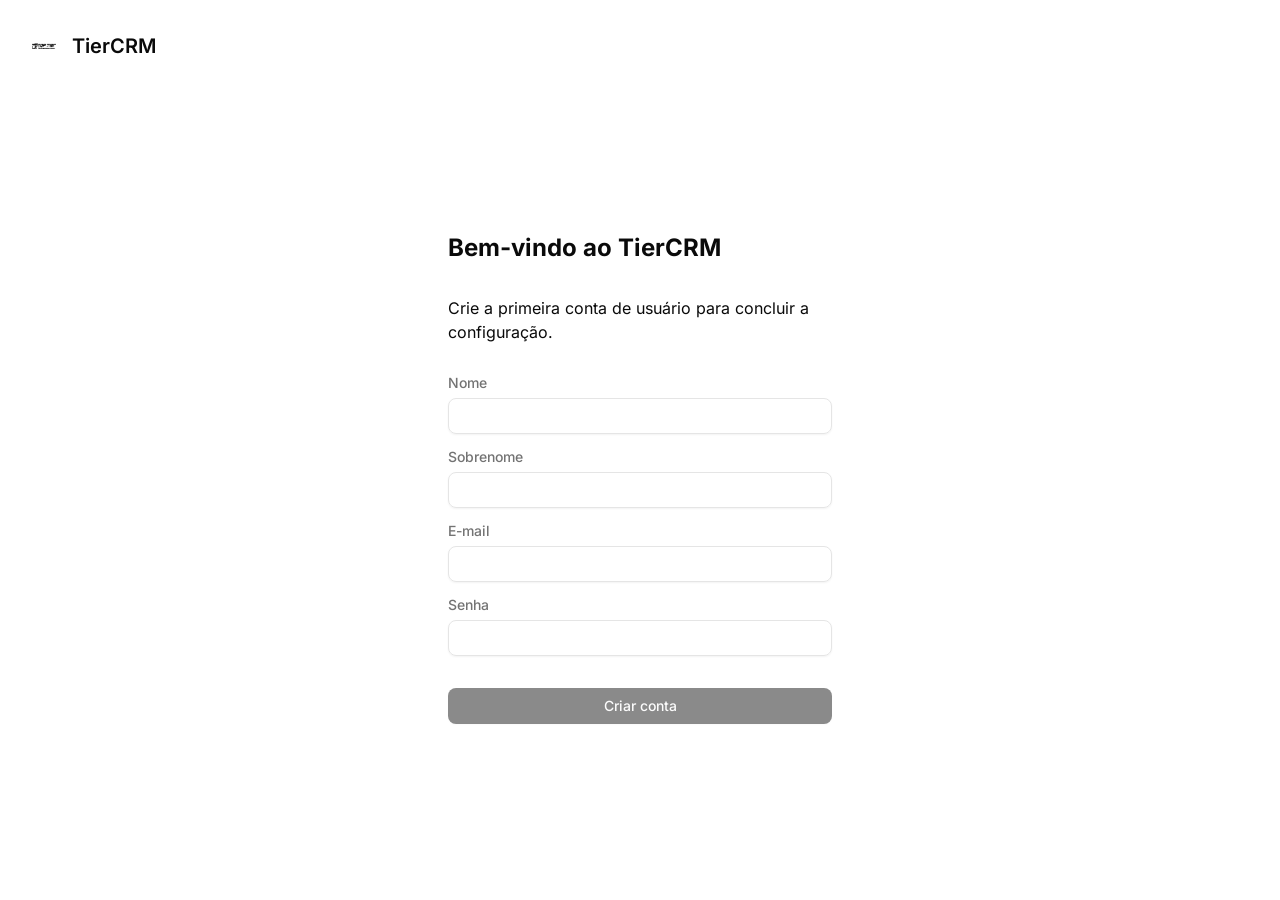
<file: index.html>
<!doctype html><html lang="en" translate="no" class="notranslate"><head><meta charset="utf-8"><meta name="viewport" content="minimum-scale=1,initial-scale=1,width=device-width"><meta name="theme-color" content="#00923F"><meta name="google" content="notranslate"><meta name="mobile-web-app-capable" content="yes"><meta name="apple-mobile-web-app-capable" content="yes"><meta name="apple-mobile-web-app-title" content="TierCRM"><meta name="apple-mobile-web-app-status-bar-style" content="default"><link rel="manifest" href="./manifest.json"><link rel="icon shortcut" href="./favicon.ico"><link rel="apple-touch-icon" sizes="40x40" href="./appIcon/40.png"><link rel="apple-touch-icon" sizes="58x58" href="./appIcon/58.png"><link rel="apple-touch-icon" sizes="60x60" href="./appIcon/60.png"><link rel="apple-touch-icon" sizes="76x76" href="./appIcon/76.png"><link rel="apple-touch-icon" sizes="80x80" href="./appIcon/80.png"><link rel="apple-touch-icon" sizes="87x87" href="./appIcon/87.png"><link rel="apple-touch-icon" sizes="114x114" href="./appIcon/114.png"><link rel="apple-touch-icon" sizes="120x120" href="./appIcon/120.png"><link rel="apple-touch-icon" sizes="128x128" href="./appIcon/128.png"><link rel="apple-touch-icon" sizes="152x152" href="./appIcon/152.png"><link rel="apple-touch-icon" sizes="167x167" href="./appIcon/167.png"><link rel="apple-touch-icon" sizes="180x180" href="./appIcon/180.png"><link rel="apple-touch-icon" sizes="192x192" href="./appIcon/192.png"><link rel="apple-touch-icon" sizes="1024x1024" href="./appIcon/1024.png"><title>TierCRM</title><style>body{margin:0;padding:0;font-family:sans-serif}button,input,select,textarea,a{touch-action:manipulation}.loader-container{background-color:#fafafa;flex-direction:column;justify-content:center;align-items:center;display:flex;position:absolute;inset:0}.loader,.loader:before,.loader:after{border-radius:50%}.loader{color:#283593;text-indent:-99999em;width:10em;height:10em;margin:55px auto;font-size:11px;position:relative;-webkit-transform:translateZ(0);-ms-transform:translateZ(0);transform:translateZ(0);box-shadow:inset 0 0 0 1em}.loader:before,.loader:after{content:"";position:absolute}.loader:before{-webkit-transform-origin:5.2em 5.1em;transform-origin:5.2em 5.1em;background:#fafafa;border-radius:10.2em 0 0 10.2em;width:5.2em;height:10.2em;-webkit-animation:2s 1.5s infinite load2;animation:2s 1.5s infinite load2;top:-.1em;left:-.1em}.loader:after{-webkit-transform-origin:0 5.1em;transform-origin:0 5.1em;background:#fafafa;border-radius:0 10.2em 10.2em 0;width:5.2em;height:10.2em;-webkit-animation:2s infinite load2;animation:2s infinite load2;top:-.1em;left:5.1em}@-webkit-keyframes load2{0%{-webkit-transform:rotate(0);transform:rotate(0)}to{-webkit-transform:rotate(360deg);transform:rotate(360deg)}}@keyframes load2{0%{-webkit-transform:rotate(0);transform:rotate(0)}to{-webkit-transform:rotate(360deg);transform:rotate(360deg)}}</style><script type="module" crossorigin src="./assets/index-BNI50zd2.js"></script><link rel="stylesheet" crossorigin href="./assets/index-CQKlFvLr.css"><script id="vite-plugin-pwa:register-sw" src="./registerSW.js"></script></head><body><div id="root"><div class="loader-container"><div class="loader">Loading...</div></div></div><noscript>You need to enable JavaScript to run this app.</noscript></body></html>
</file>
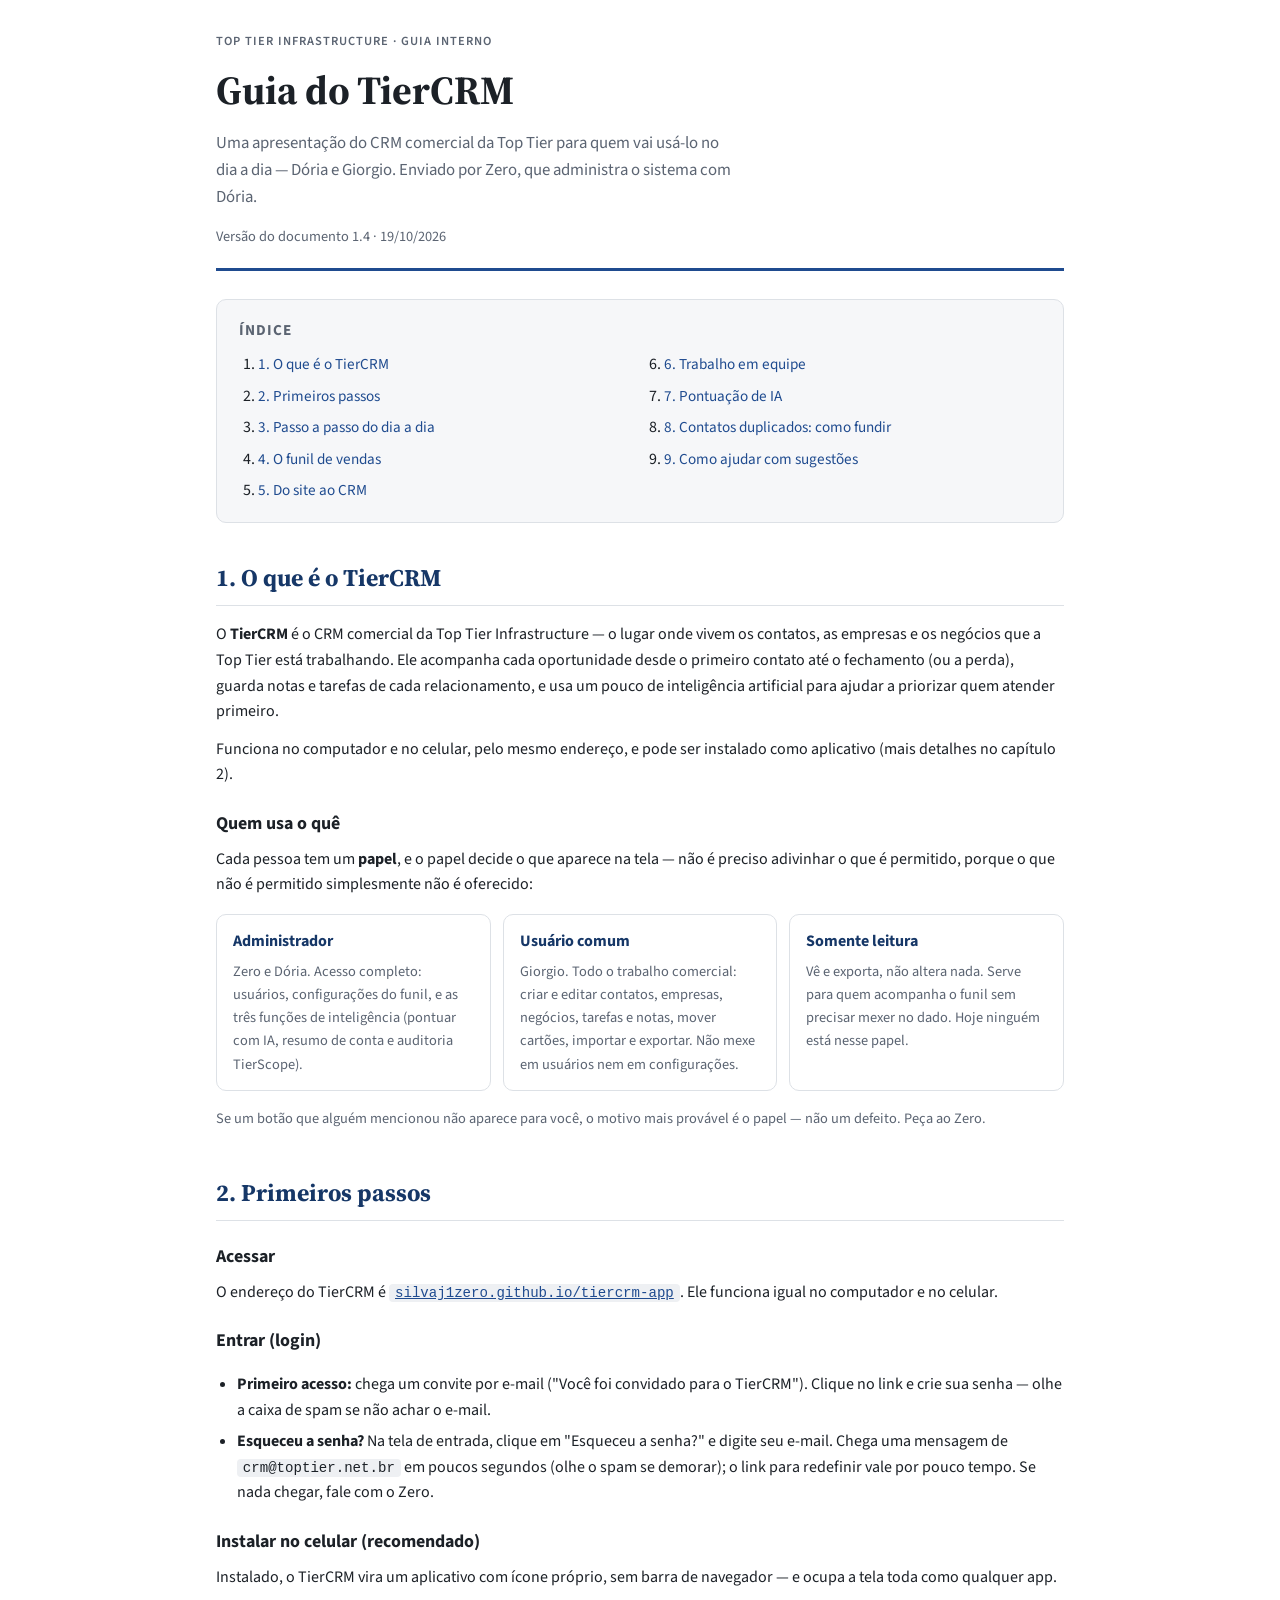
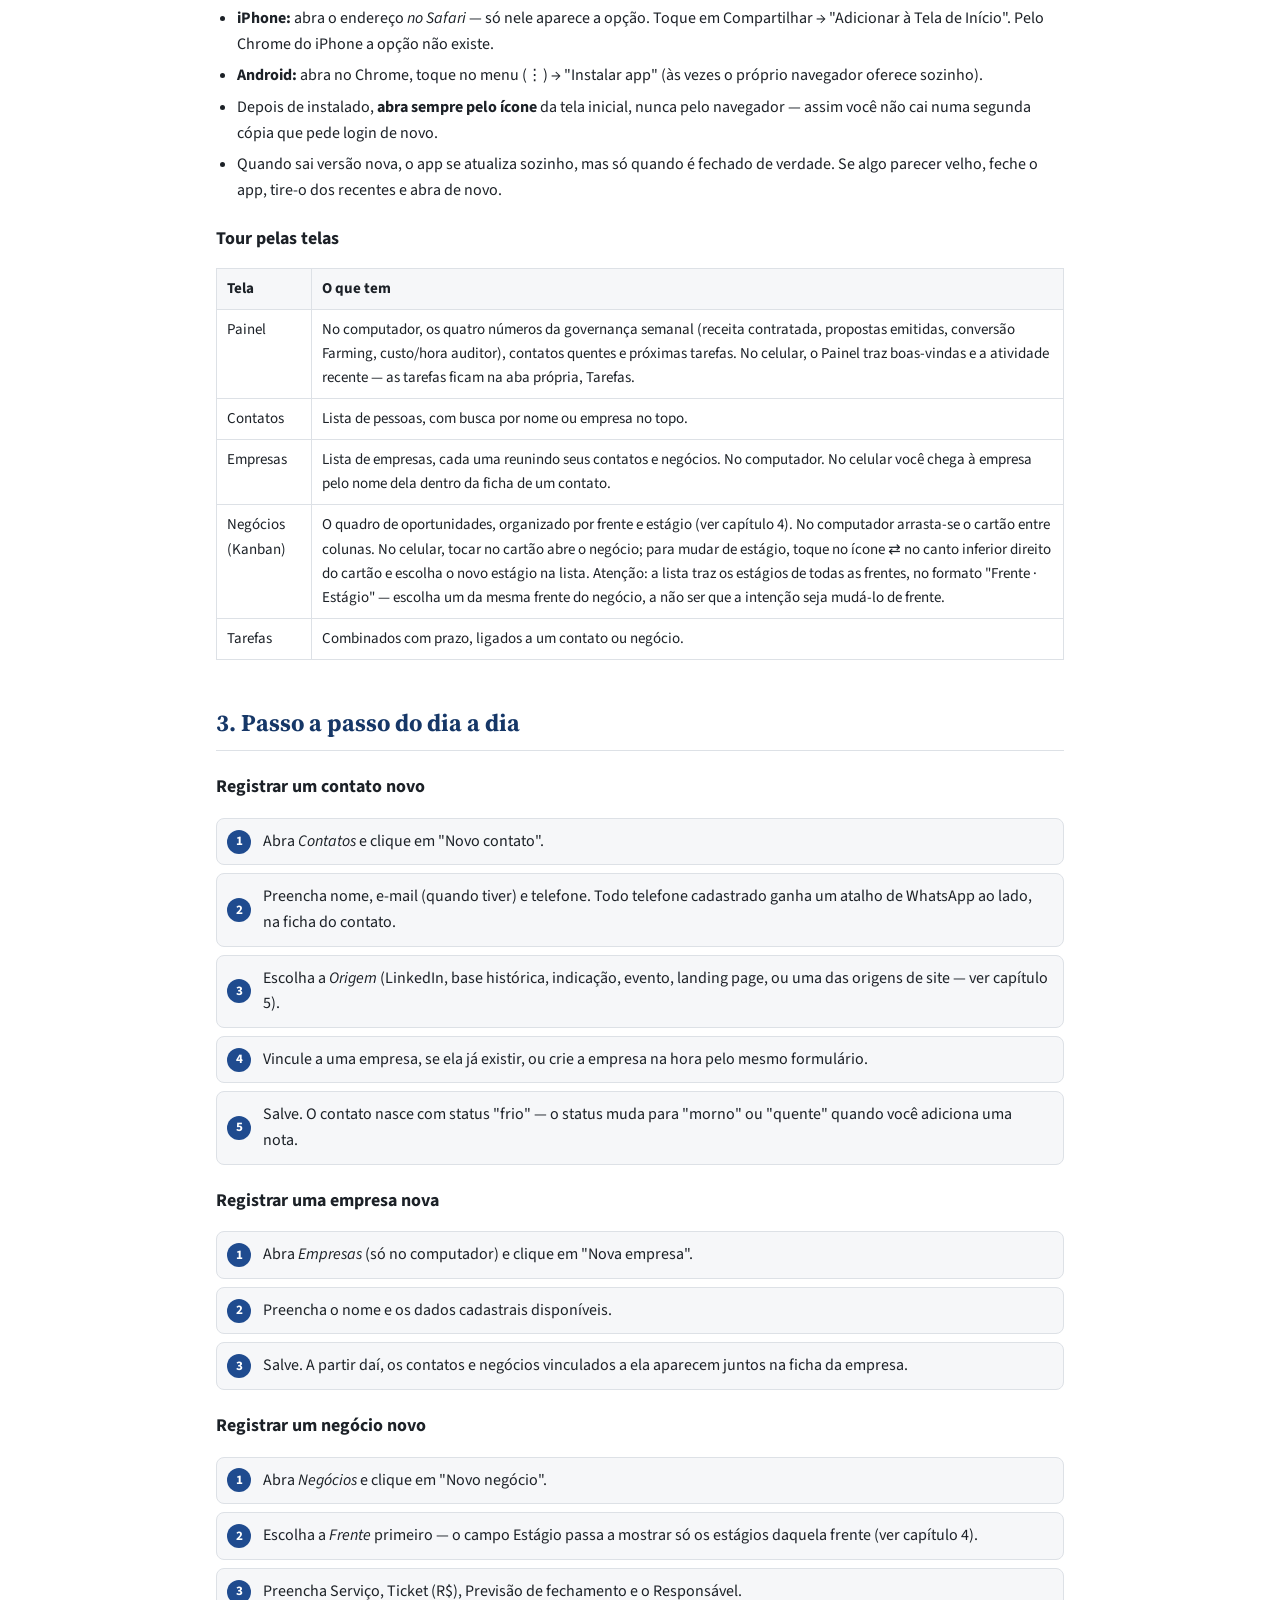
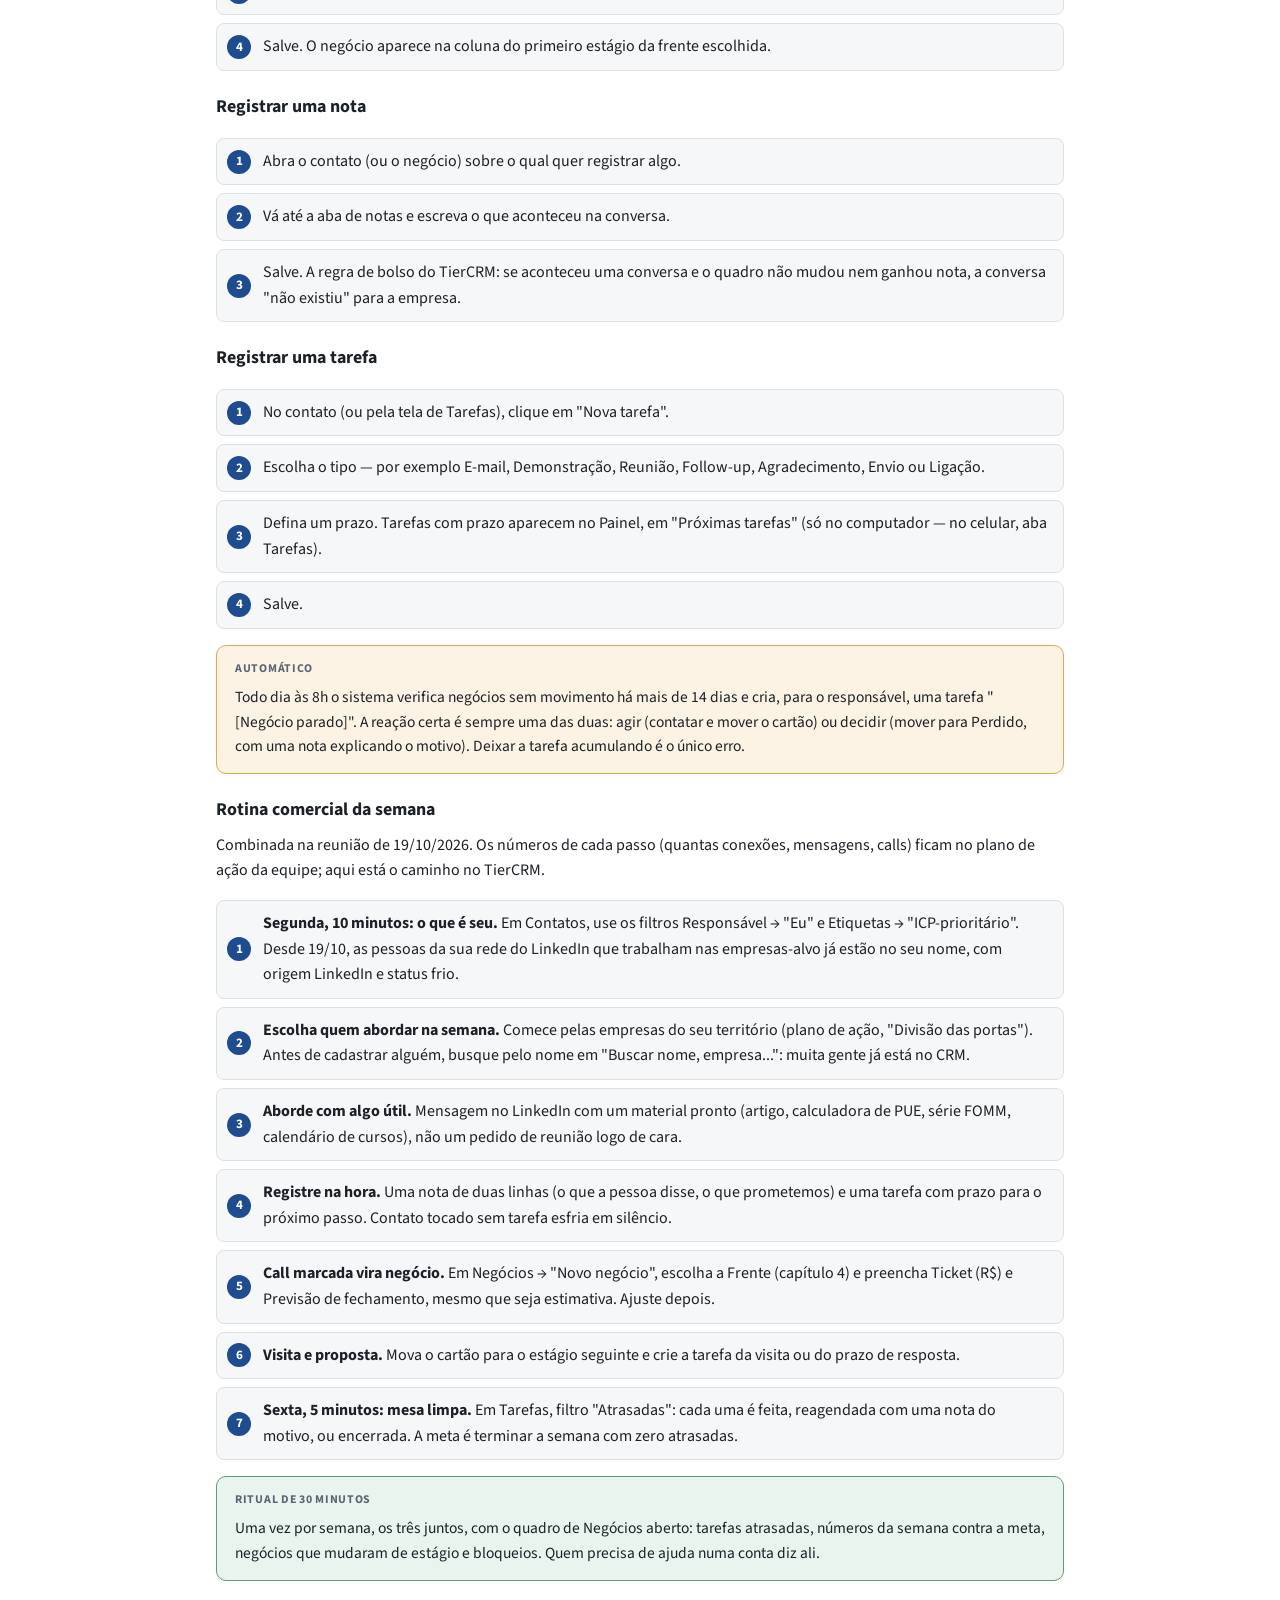
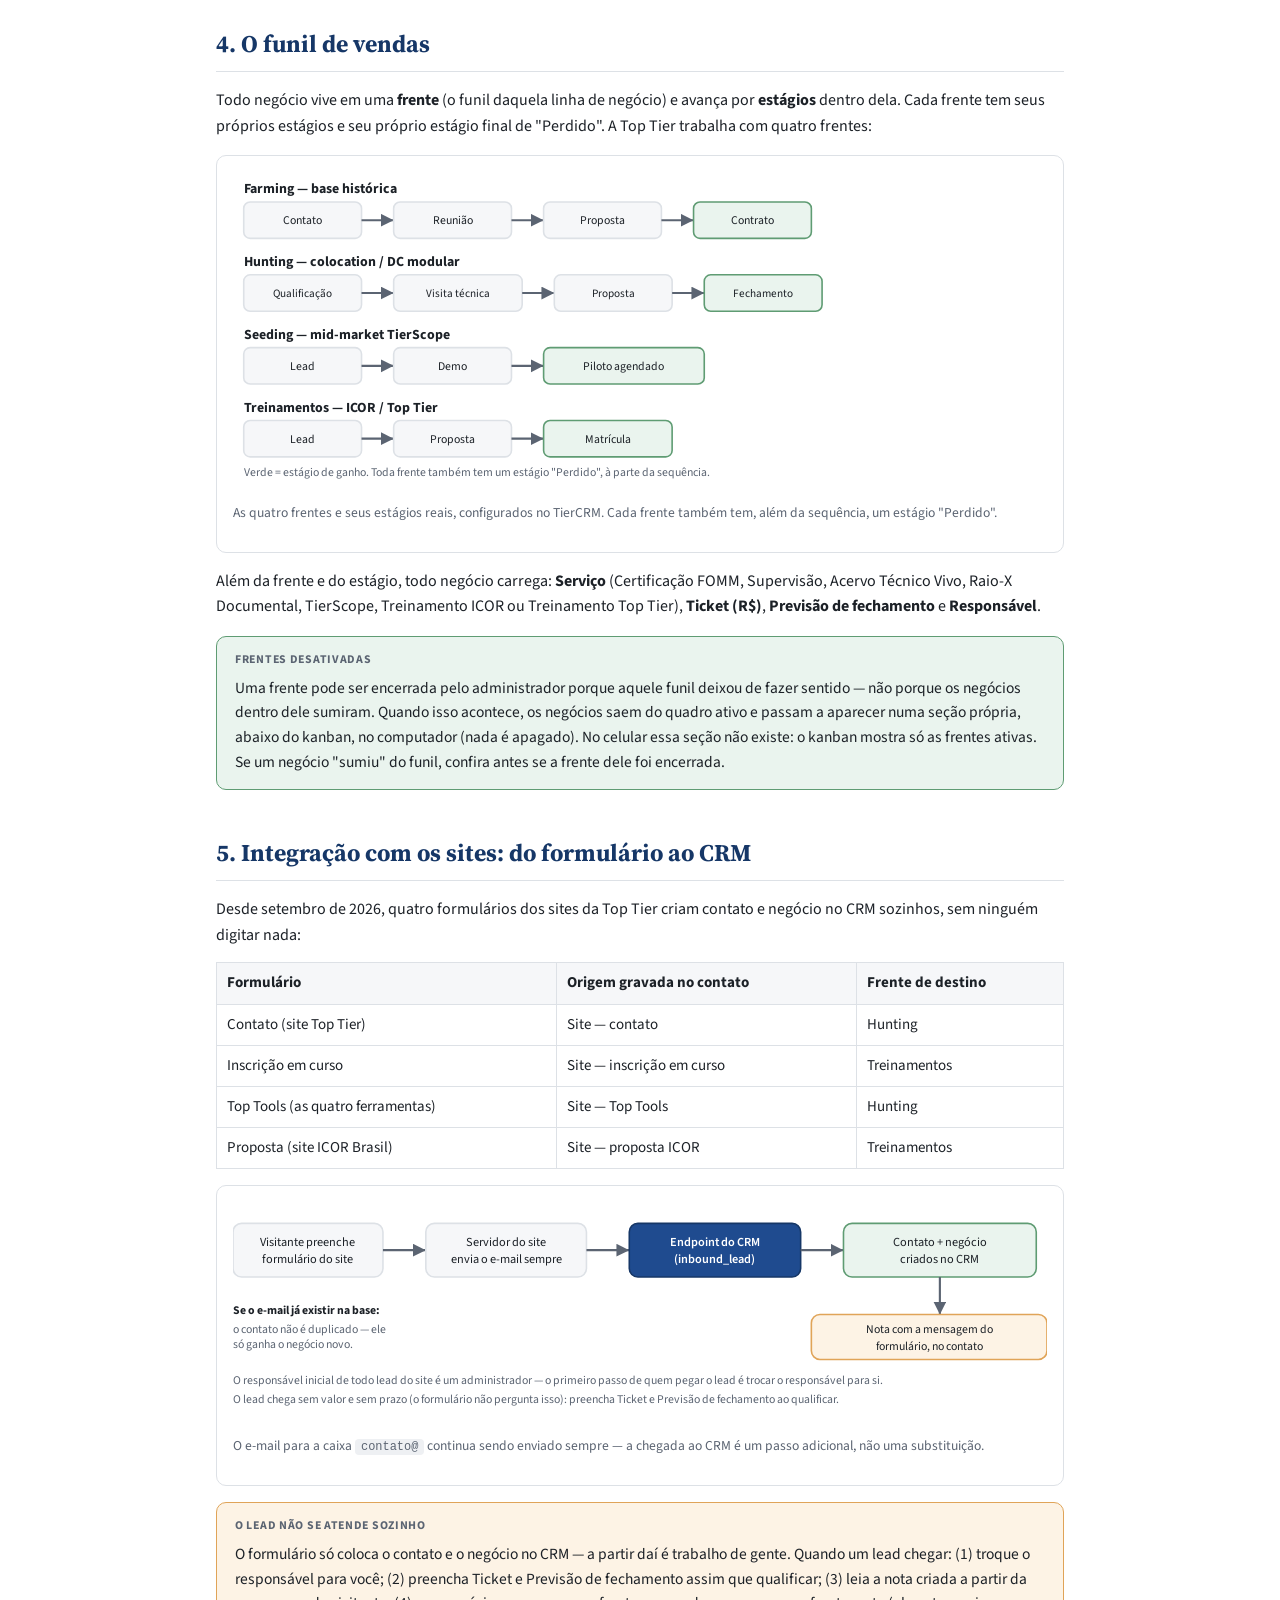
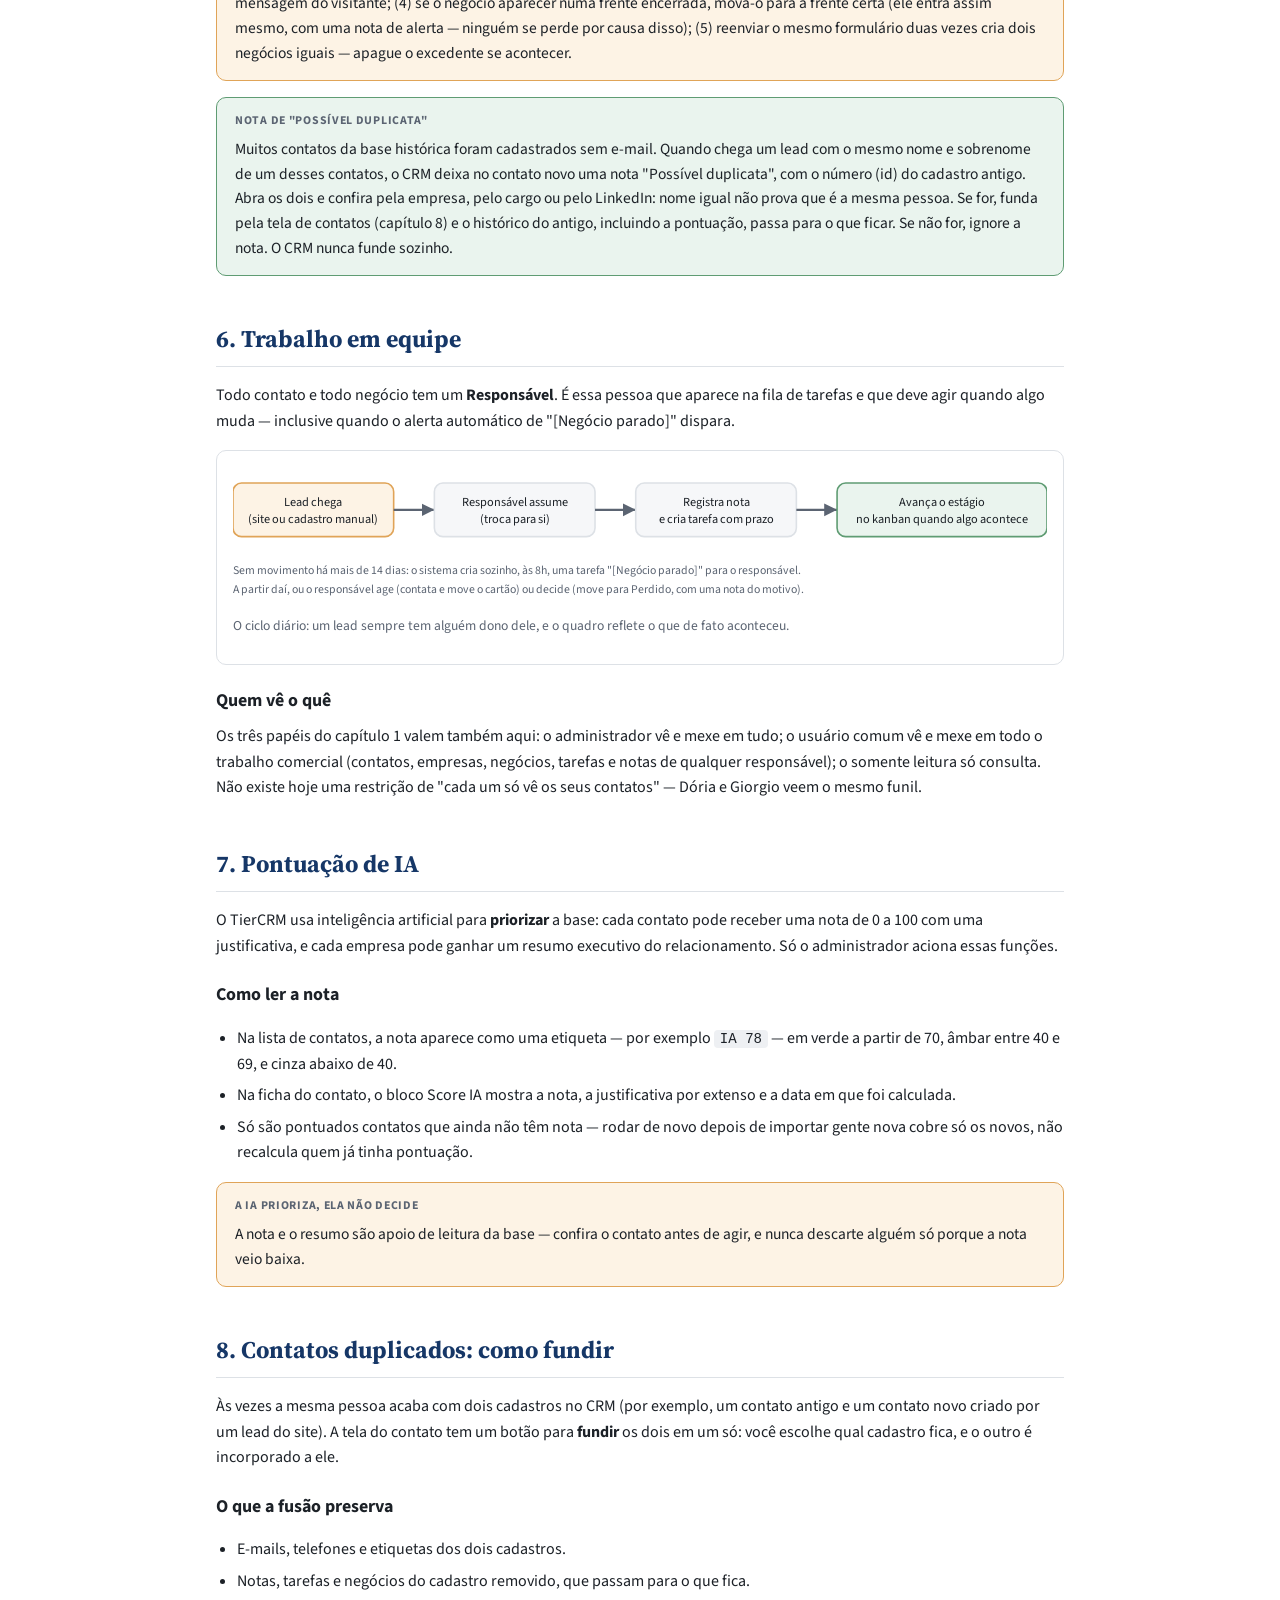
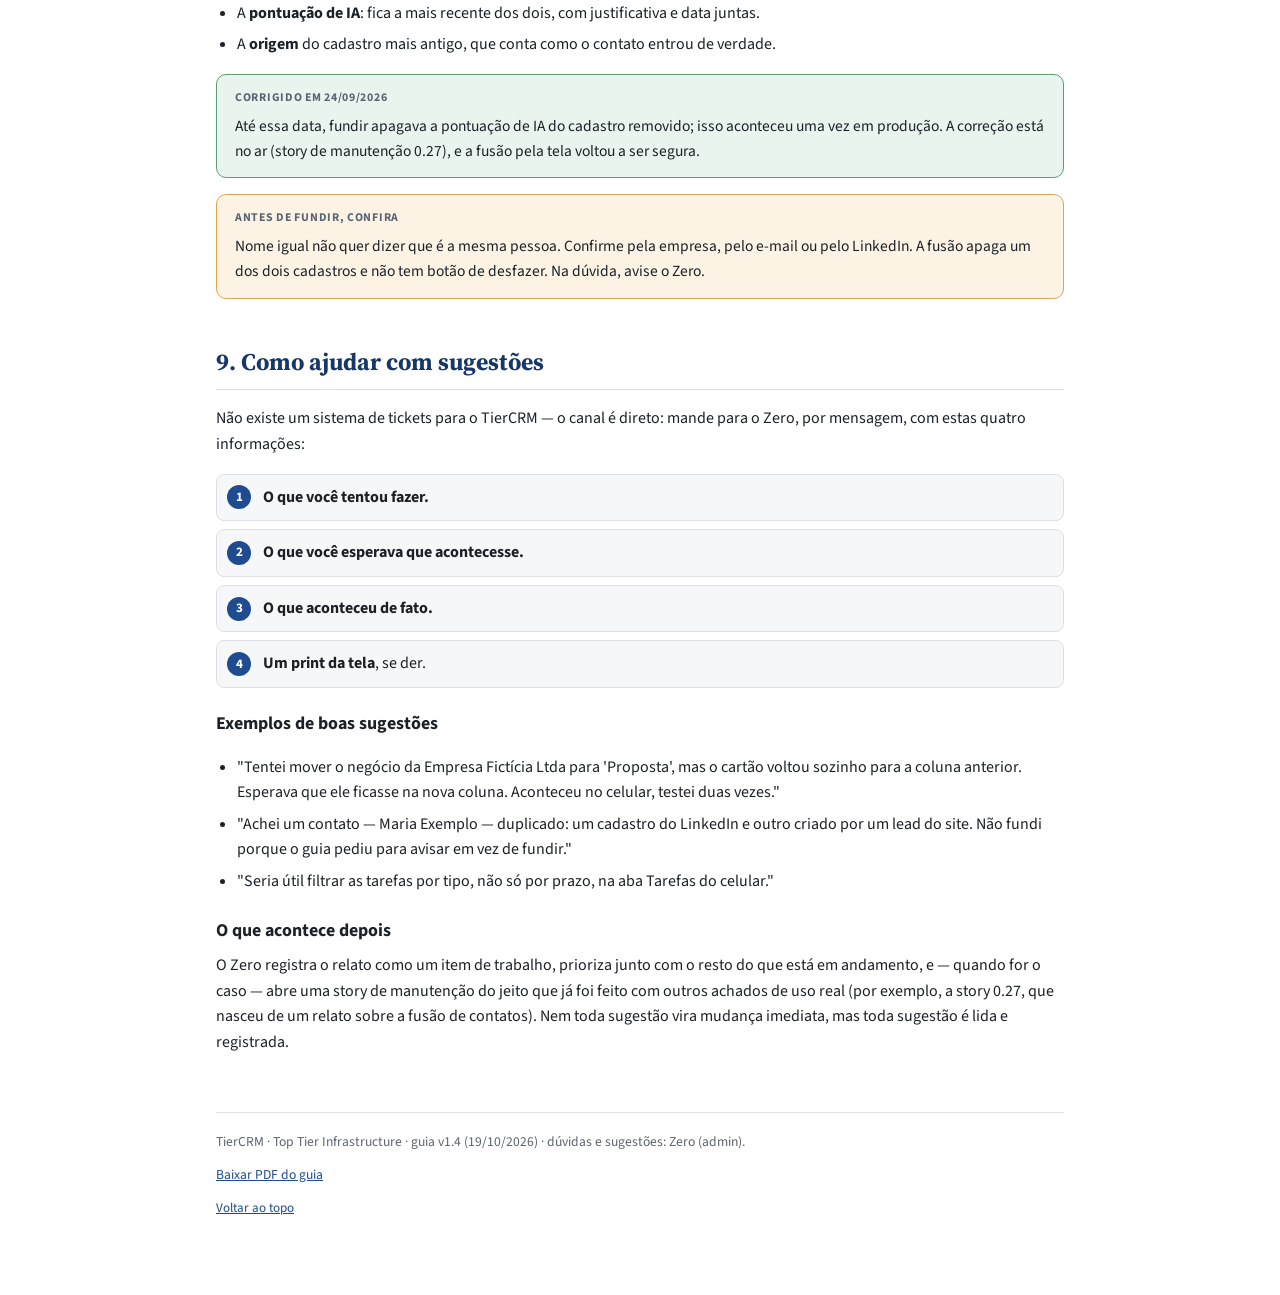
<file: guia/index.html>
<!doctype html>
<html lang="pt-BR">
  <head>
    <meta charset="UTF-8" />
    <meta name="viewport" content="width=device-width, initial-scale=1.0" />
    <meta name="robots" content="noindex, nofollow" />
    <title>Guia do TierCRM</title>
    <meta
      name="description"
      content="Apresentação didática do TierCRM para a equipe da Top Tier Infrastructure."
    />
    <link rel="preconnect" href="https://fonts.googleapis.com" />
    <link rel="preconnect" href="https://fonts.gstatic.com" crossorigin />
    <link
      href="https://fonts.googleapis.com/css2?family=Source+Sans+3:wght@400;600;700&family=Source+Serif+4:wght@600;700&display=swap"
      rel="stylesheet"
    />
    <style>
      :root {
        --color-bg: #ffffff;
        --color-bg-alt: #f6f7f9;
        --color-surface: #ffffff;
        --color-border: #dde1e6;
        --color-text: #1c2127;
        --color-text-muted: #5b6472;
        --color-primary: #1f4b8f;
        --color-primary-dark: #163767;
        --color-accent: #b3550f;
        --color-warn-bg: #fdf3e5;
        --color-warn-border: #e0a458;
        --color-danger-bg: #fceceb;
        --color-danger-border: #d16a5e;
        --color-ok-bg: #eaf4ee;
        --color-ok-border: #5f9c73;
        --color-code-bg: #eef0f3;
        --color-on-primary: #ffffff;
        --shadow-card:
          0 1px 2px rgba(20, 24, 30, 0.06), 0 1px 1px rgba(20, 24, 30, 0.04);
        --font-body:
          "Source Sans 3", "Segoe UI", system-ui, -apple-system, sans-serif;
        --font-heading: "Source Serif 4", Georgia, "Times New Roman", serif;
      }

      @media (prefers-color-scheme: dark) {
        :root:not([data-theme="light"]) {
          --color-bg: #14171c;
          --color-bg-alt: #1a1e24;
          --color-surface: #1d2128;
          --color-border: #333a44;
          --color-text: #e7e9ec;
          --color-text-muted: #a3aab5;
          --color-primary: #7ea6e8;
          --color-primary-dark: #a9c4f0;
          --color-accent: #e3a15f;
          --color-warn-bg: #332617;
          --color-warn-border: #b07a34;
          --color-danger-bg: #34201e;
          --color-danger-border: #b3564a;
          --color-ok-bg: #1c2b21;
          --color-ok-border: #4c8562;
          --color-code-bg: #262b33;
          --color-on-primary: #0f1a2e;
          --shadow-card: 0 1px 2px rgba(0, 0, 0, 0.4);
        }
      }

      :root[data-theme="dark"] {
        --color-bg: #14171c;
        --color-bg-alt: #1a1e24;
        --color-surface: #1d2128;
        --color-border: #333a44;
        --color-text: #e7e9ec;
        --color-text-muted: #a3aab5;
        --color-primary: #7ea6e8;
        --color-primary-dark: #a9c4f0;
        --color-accent: #e3a15f;
        --color-warn-bg: #332617;
        --color-warn-border: #b07a34;
        --color-danger-bg: #34201e;
        --color-danger-border: #b3564a;
        --color-ok-bg: #1c2b21;
        --color-ok-border: #4c8562;
        --color-code-bg: #262b33;
        --color-on-primary: #0f1a2e;
        --shadow-card: 0 1px 2px rgba(0, 0, 0, 0.4);
      }

      * {
        box-sizing: border-box;
      }

      html {
        -webkit-text-size-adjust: 100%;
      }

      body {
        margin: 0;
        padding: 0;
        background: var(--color-bg);
        color: var(--color-text);
        font-family: var(--font-body);
        line-height: 1.6;
        overflow-x: hidden;
      }

      .page {
        max-width: 880px;
        margin: 0 auto;
        padding: 32px 16px 64px;
      }

      header.masthead {
        border-bottom: 3px solid var(--color-primary);
        padding-bottom: 20px;
        margin-bottom: 28px;
      }

      header.masthead .eyebrow {
        text-transform: uppercase;
        letter-spacing: 0.08em;
        font-size: 0.78rem;
        color: var(--color-text-muted);
        font-weight: 600;
      }

      header.masthead h1 {
        font-family: var(--font-heading);
        font-size: clamp(1.8rem, 5vw, 2.5rem);
        margin: 6px 0 8px;
        color: var(--color-text);
      }

      header.masthead p.lede {
        font-size: 1.05rem;
        color: var(--color-text-muted);
        max-width: 65ch;
        margin: 0;
      }

      header.masthead .meta-row {
        margin-top: 14px;
        font-size: 0.9rem;
        color: var(--color-text-muted);
      }

      nav.toc {
        background: var(--color-bg-alt);
        border: 1px solid var(--color-border);
        border-radius: 10px;
        padding: 18px 22px;
        margin-bottom: 36px;
      }

      nav.toc h2 {
        margin: 0 0 10px;
        font-size: 0.95rem;
        text-transform: uppercase;
        letter-spacing: 0.06em;
        color: var(--color-text-muted);
      }

      nav.toc ol {
        columns: 2;
        column-gap: 28px;
        margin: 0;
        padding-left: 1.2em;
      }

      nav.toc li {
        break-inside: avoid;
        margin-bottom: 6px;
      }

      nav.toc a {
        color: var(--color-primary);
        text-decoration: none;
        font-size: 0.95rem;
      }

      nav.toc a:hover {
        text-decoration: underline;
      }

      @media (max-width: 560px) {
        nav.toc ol {
          columns: 1;
        }
      }

      section {
        margin-bottom: 44px;
        scroll-margin-top: 16px;
      }

      section h2 {
        font-family: var(--font-heading);
        font-size: 1.5rem;
        color: var(--color-primary-dark);
        border-bottom: 1px solid var(--color-border);
        padding-bottom: 8px;
        margin: 0 0 16px;
      }

      section h3 {
        font-size: 1.12rem;
        margin: 22px 0 8px;
        color: var(--color-text);
      }

      p {
        margin: 0 0 12px;
      }

      ul,
      ol {
        padding-left: 1.3em;
      }
      li {
        margin-bottom: 6px;
      }

      ol.steps {
        counter-reset: step;
        list-style: none;
        padding-left: 0;
      }

      ol.steps > li {
        counter-increment: step;
        position: relative;
        padding: 10px 14px 10px 46px;
        margin-bottom: 8px;
        background: var(--color-bg-alt);
        border: 1px solid var(--color-border);
        border-radius: 8px;
      }

      ol.steps > li::before {
        content: counter(step);
        position: absolute;
        left: 10px;
        top: 50%;
        transform: translateY(-50%);
        width: 24px;
        height: 24px;
        border-radius: 50%;
        background: var(--color-primary);
        color: var(--color-on-primary);
        font-size: 0.82rem;
        font-weight: 700;
        display: flex;
        align-items: center;
        justify-content: center;
      }

      .card {
        background: var(--color-surface);
        border: 1px solid var(--color-border);
        border-radius: 10px;
        padding: 18px 20px;
        box-shadow: var(--shadow-card);
        margin: 16px 0;
      }

      .callout {
        border-radius: 10px;
        padding: 14px 18px;
        margin: 16px 0;
        border: 1px solid var(--color-border);
        font-size: 0.97rem;
      }

      .callout.warn {
        background: var(--color-warn-bg);
        border-color: var(--color-warn-border);
      }

      .callout.danger {
        background: var(--color-danger-bg);
        border-color: var(--color-danger-border);
      }

      .callout.ok {
        background: var(--color-ok-bg);
        border-color: var(--color-ok-border);
      }

      .callout strong.label {
        display: block;
        text-transform: uppercase;
        font-size: 0.74rem;
        letter-spacing: 0.06em;
        margin-bottom: 6px;
        color: var(--color-text-muted);
      }

      table {
        width: 100%;
        border-collapse: collapse;
        margin: 14px 0;
        font-size: 0.94rem;
      }

      @media (max-width: 560px) {
        table {
          font-size: 0.84rem;
        }
        th,
        td {
          padding: 6px 7px;
          overflow-wrap: anywhere;
        }
      }

      caption {
        text-align: left;
        font-size: 0.85rem;
        color: var(--color-text-muted);
        margin-bottom: 6px;
      }

      th,
      td {
        border: 1px solid var(--color-border);
        padding: 8px 10px;
        text-align: left;
        vertical-align: top;
      }

      th {
        background: var(--color-bg-alt);
        font-weight: 700;
      }

      code {
        background: var(--color-code-bg);
        padding: 1px 6px;
        border-radius: 4px;
        font-size: 0.88em;
        font-family: "SFMono-Regular", Consolas, Menlo, monospace;
      }

      .role-grid {
        display: grid;
        grid-template-columns: repeat(3, 1fr);
        gap: 12px;
        margin: 16px 0;
      }

      @media (max-width: 640px) {
        .role-grid {
          grid-template-columns: 1fr;
        }
      }

      .role-card {
        border: 1px solid var(--color-border);
        border-radius: 10px;
        padding: 14px 16px;
        background: var(--color-surface);
      }

      .role-card h4 {
        margin: 0 0 6px;
        font-size: 1rem;
        color: var(--color-primary-dark);
      }

      .role-card p {
        font-size: 0.9rem;
        color: var(--color-text-muted);
        margin: 0;
      }

      .diagram-wrap {
        background: var(--color-surface);
        border: 1px solid var(--color-border);
        border-radius: 10px;
        padding: 16px;
        margin: 16px 0;
      }

      .diagram-wrap {
        overflow-x: auto;
      }
      .diagram-wrap svg {
        min-width: 620px;
        width: 100%;
        height: auto;
        display: block;
      }

      @media (max-width: 640px) {
        .diagram-wrap::before {
          content: "Arraste o diagrama para o lado para ver tudo.";
          display: block;
          font-size: 0.8rem;
          color: var(--color-text-muted);
          margin-bottom: 6px;
        }
      }

      .diagram-caption {
        font-size: 0.85rem;
        color: var(--color-text-muted);
        margin-top: 8px;
      }

      svg text {
        font-family: var(--font-body);
        fill: var(--color-text);
      }

      .svg-box {
        fill: var(--color-bg-alt);
        stroke: var(--color-border);
        stroke-width: 1.5;
      }
      .svg-box-primary {
        fill: var(--color-primary);
        stroke: var(--color-primary-dark);
        stroke-width: 1.5;
      }
      .svg-box-accent {
        fill: var(--color-warn-bg);
        stroke: var(--color-warn-border);
        stroke-width: 1.5;
      }
      .svg-box-ok {
        fill: var(--color-ok-bg);
        stroke: var(--color-ok-border);
        stroke-width: 1.5;
      }
      .svg-arrow {
        stroke: var(--color-text-muted);
        stroke-width: 2;
        fill: none;
        marker-end: url(#arrowhead);
      }
      .svg-label-primary {
        fill: var(--color-on-primary);
        font-weight: 600;
      }
      .svg-label {
        fill: var(--color-text);
      }
      .svg-sub {
        fill: var(--color-text-muted);
        font-size: 11px;
      }

      footer.doc-footer {
        margin-top: 56px;
        padding-top: 18px;
        border-top: 1px solid var(--color-border);
        font-size: 0.85rem;
        color: var(--color-text-muted);
      }

      a {
        color: var(--color-primary);
      }

      .back-to-top {
        font-size: 0.82rem;
      }

      @media print {
        nav.toc {
          break-inside: avoid;
        }
        section {
          break-inside: avoid-page;
          margin-bottom: 24px;
        }
        .back-to-top {
          display: none;
        }
        body {
          background: #fff;
          color: #000;
        }
        a {
          color: #000;
          text-decoration: underline;
        }
      }
    </style>
  </head>
  <body>
    <div class="page">
      <header class="masthead">
        <div class="eyebrow">Top Tier Infrastructure · guia interno</div>
        <h1>Guia do TierCRM</h1>
        <p class="lede">
          Uma apresentação do CRM comercial da Top Tier para quem vai usá-lo no
          dia a dia — Dória e Giorgio. Enviado por Zero, que administra o
          sistema com Dória.
        </p>
        <div class="meta-row">Versão do documento 1.4 · 19/10/2026</div>
      </header>

      <nav class="toc" aria-label="Índice">
        <h2>Índice</h2>
        <ol>
          <li><a href="#resumo">1. O que é o TierCRM</a></li>
          <li><a href="#primeiros-passos">2. Primeiros passos</a></li>
          <li><a href="#passo-a-passo">3. Passo a passo do dia a dia</a></li>
          <li><a href="#funil">4. O funil de vendas</a></li>
          <li><a href="#integracao-site">5. Do site ao CRM</a></li>
          <li><a href="#equipe">6. Trabalho em equipe</a></li>
          <li><a href="#ia">7. Pontuação de IA</a></li>
          <li><a href="#cuidados">8. Contatos duplicados: como fundir</a></li>
          <li><a href="#sugestoes">9. Como ajudar com sugestões</a></li>
        </ol>
      </nav>

      <!-- ============ 1. RESUMO ============ -->
      <section id="resumo">
        <h2>1. O que é o TierCRM</h2>
        <p>
          O <strong>TierCRM</strong> é o CRM comercial da Top Tier
          Infrastructure — o lugar onde vivem os contatos, as empresas e os
          negócios que a Top Tier está trabalhando. Ele acompanha cada
          oportunidade desde o primeiro contato até o fechamento (ou a perda),
          guarda notas e tarefas de cada relacionamento, e usa um pouco de
          inteligência artificial para ajudar a priorizar quem atender primeiro.
        </p>
        <p>
          Funciona no computador e no celular, pelo mesmo endereço, e pode ser
          instalado como aplicativo (mais detalhes no capítulo 2).
        </p>
        <h3>Quem usa o quê</h3>
        <p>
          Cada pessoa tem um <strong>papel</strong>, e o papel decide o que
          aparece na tela — não é preciso adivinhar o que é permitido, porque o
          que não é permitido simplesmente não é oferecido:
        </p>
        <div class="role-grid">
          <div class="role-card">
            <h4>Administrador</h4>
            <p>
              Zero e Dória. Acesso completo: usuários, configurações do funil, e
              as três funções de inteligência (pontuar com IA, resumo de conta e
              auditoria TierScope).
            </p>
          </div>
          <div class="role-card">
            <h4>Usuário comum</h4>
            <p>
              Giorgio. Todo o trabalho comercial: criar e editar contatos,
              empresas, negócios, tarefas e notas, mover cartões, importar e
              exportar. Não mexe em usuários nem em configurações.
            </p>
          </div>
          <div class="role-card">
            <h4>Somente leitura</h4>
            <p>
              Vê e exporta, não altera nada. Serve para quem acompanha o funil
              sem precisar mexer no dado. Hoje ninguém está nesse papel.
            </p>
          </div>
        </div>
        <p style="font-size: 0.9rem; color: var(--color-text-muted)">
          Se um botão que alguém mencionou não aparece para você, o motivo mais
          provável é o papel — não um defeito. Peça ao Zero.
        </p>
      </section>

      <!-- ============ 2. PRIMEIROS PASSOS ============ -->
      <section id="primeiros-passos">
        <h2>2. Primeiros passos</h2>

        <h3>Acessar</h3>
        <p>
          O endereço do TierCRM é
          <a href="https://silvaj1zero.github.io/tiercrm-app"
            ><code>silvaj1zero.github.io/tiercrm-app</code></a
          >. Ele funciona igual no computador e no celular.
        </p>

        <h3>Entrar (login)</h3>
        <ul>
          <li>
            <strong>Primeiro acesso:</strong> chega um convite por e-mail ("Você
            foi convidado para o TierCRM"). Clique no link e crie sua senha —
            olhe a caixa de spam se não achar o e-mail.
          </li>
          <li>
            <strong>Esqueceu a senha?</strong> Na tela de entrada, clique em
            "Esqueceu a senha?" e digite seu e-mail. Chega uma mensagem de
            <code>crm@toptier.net.br</code> em poucos segundos (olhe o spam se
            demorar); o link para redefinir vale por pouco tempo. Se nada
            chegar, fale com o Zero.
          </li>
        </ul>

        <h3>Instalar no celular (recomendado)</h3>
        <p>
          Instalado, o TierCRM vira um aplicativo com ícone próprio, sem barra
          de navegador — e ocupa a tela toda como qualquer app.
        </p>
        <ul>
          <li>
            <strong>iPhone:</strong> abra o endereço <em>no Safari</em> — só
            nele aparece a opção. Toque em Compartilhar → "Adicionar à Tela de
            Início". Pelo Chrome do iPhone a opção não existe.
          </li>
          <li>
            <strong>Android:</strong> abra no Chrome, toque no menu (⋮) →
            "Instalar app" (às vezes o próprio navegador oferece sozinho).
          </li>
          <li>
            Depois de instalado, <strong>abra sempre pelo ícone</strong> da tela
            inicial, nunca pelo navegador — assim você não cai numa segunda
            cópia que pede login de novo.
          </li>
          <li>
            Quando sai versão nova, o app se atualiza sozinho, mas só quando é
            fechado de verdade. Se algo parecer velho, feche o app, tire-o dos
            recentes e abra de novo.
          </li>
        </ul>

        <h3>Tour pelas telas</h3>
        <table>
          <tr>
            <th>Tela</th>
            <th>O que tem</th>
          </tr>
          <tr>
            <td>Painel</td>
            <td>
              No computador, os quatro números da governança semanal (receita
              contratada, propostas emitidas, conversão Farming, custo/hora
              auditor), contatos quentes e próximas tarefas. No celular, o
              Painel traz boas-vindas e a atividade recente — as tarefas ficam
              na aba própria, Tarefas.
            </td>
          </tr>
          <tr>
            <td>Contatos</td>
            <td>Lista de pessoas, com busca por nome ou empresa no topo.</td>
          </tr>
          <tr>
            <td>Empresas</td>
            <td>
              Lista de empresas, cada uma reunindo seus contatos e negócios. No
              computador. No celular você chega à empresa pelo nome dela dentro
              da ficha de um contato.
            </td>
          </tr>
          <tr>
            <td>Negócios (Kanban)</td>
            <td>
              O quadro de oportunidades, organizado por frente e estágio (ver
              capítulo 4). No computador arrasta-se o cartão entre colunas. No
              celular, tocar no cartão abre o negócio; para mudar de estágio,
              toque no ícone ⇄ no canto inferior direito do cartão e escolha o
              novo estágio na lista. Atenção: a lista traz os estágios de todas
              as frentes, no formato "Frente · Estágio" — escolha um da mesma
              frente do negócio, a não ser que a intenção seja mudá-lo de
              frente.
            </td>
          </tr>
          <tr>
            <td>Tarefas</td>
            <td>Combinados com prazo, ligados a um contato ou negócio.</td>
          </tr>
        </table>
      </section>

      <!-- ============ 3. PASSO A PASSO ============ -->
      <section id="passo-a-passo">
        <h2>3. Passo a passo do dia a dia</h2>

        <h3>Registrar um contato novo</h3>
        <ol class="steps">
          <li>Abra <em>Contatos</em> e clique em "Novo contato".</li>
          <li>
            Preencha nome, e-mail (quando tiver) e telefone. Todo telefone
            cadastrado ganha um atalho de WhatsApp ao lado, na ficha do contato.
          </li>
          <li>
            Escolha a <em>Origem</em> (LinkedIn, base histórica, indicação,
            evento, landing page, ou uma das origens de site — ver capítulo 5).
          </li>
          <li>
            Vincule a uma empresa, se ela já existir, ou crie a empresa na hora
            pelo mesmo formulário.
          </li>
          <li>
            Salve. O contato nasce com status "frio" — o status muda para
            "morno" ou "quente" quando você adiciona uma nota.
          </li>
        </ol>

        <h3>Registrar uma empresa nova</h3>
        <ol class="steps">
          <li>
            Abra <em>Empresas</em> (só no computador) e clique em "Nova
            empresa".
          </li>
          <li>Preencha o nome e os dados cadastrais disponíveis.</li>
          <li>
            Salve. A partir daí, os contatos e negócios vinculados a ela
            aparecem juntos na ficha da empresa.
          </li>
        </ol>

        <h3>Registrar um negócio novo</h3>
        <ol class="steps">
          <li>Abra <em>Negócios</em> e clique em "Novo negócio".</li>
          <li>
            Escolha a <em>Frente</em> primeiro — o campo Estágio passa a mostrar
            só os estágios daquela frente (ver capítulo 4).
          </li>
          <li>
            Preencha Serviço, Ticket (R$), Previsão de fechamento e o
            Responsável.
          </li>
          <li>
            Salve. O negócio aparece na coluna do primeiro estágio da frente
            escolhida.
          </li>
        </ol>

        <h3>Registrar uma nota</h3>
        <ol class="steps">
          <li>
            Abra o contato (ou o negócio) sobre o qual quer registrar algo.
          </li>
          <li>Vá até a aba de notas e escreva o que aconteceu na conversa.</li>
          <li>
            Salve. A regra de bolso do TierCRM: se aconteceu uma conversa e o
            quadro não mudou nem ganhou nota, a conversa "não existiu" para a
            empresa.
          </li>
        </ol>

        <h3>Registrar uma tarefa</h3>
        <ol class="steps">
          <li>
            No contato (ou pela tela de Tarefas), clique em "Nova tarefa".
          </li>
          <li>
            Escolha o tipo — por exemplo E-mail, Demonstração, Reunião,
            Follow-up, Agradecimento, Envio ou Ligação.
          </li>
          <li>
            Defina um prazo. Tarefas com prazo aparecem no Painel, em "Próximas
            tarefas" (só no computador — no celular, aba Tarefas).
          </li>
          <li>Salve.</li>
        </ol>

        <div class="callout warn">
          <strong class="label">Automático</strong>
          Todo dia às 8h o sistema verifica negócios sem movimento há mais de 14
          dias e cria, para o responsável, uma tarefa "[Negócio parado]". A
          reação certa é sempre uma das duas: agir (contatar e mover o cartão)
          ou decidir (mover para Perdido, com uma nota explicando o motivo).
          Deixar a tarefa acumulando é o único erro.
        </div>

        <h3>Rotina comercial da semana</h3>
        <p>
          Combinada na reunião de 19/10/2026. Os números de cada passo (quantas
          conexões, mensagens, calls) ficam no plano de ação da equipe; aqui
          está o caminho no TierCRM.
        </p>
        <ol class="steps">
          <li>
            <strong>Segunda, 10 minutos: o que é seu.</strong> Em Contatos, use
            os filtros Responsável → "Eu" e Etiquetas → "ICP-prioritário". Desde
            19/10, as pessoas da sua rede do LinkedIn que trabalham nas
            empresas-alvo já estão no seu nome, com origem LinkedIn e status
            frio.
          </li>
          <li>
            <strong>Escolha quem abordar na semana.</strong> Comece pelas
            empresas do seu território (plano de ação, "Divisão das portas").
            Antes de cadastrar alguém, busque pelo nome em "Buscar nome,
            empresa...": muita gente já está no CRM.
          </li>
          <li>
            <strong>Aborde com algo útil.</strong> Mensagem no LinkedIn com um
            material pronto (artigo, calculadora de PUE, série FOMM, calendário
            de cursos), não um pedido de reunião logo de cara.
          </li>
          <li>
            <strong>Registre na hora.</strong> Uma nota de duas linhas (o que a
            pessoa disse, o que prometemos) e uma tarefa com prazo para o
            próximo passo. Contato tocado sem tarefa esfria em silêncio.
          </li>
          <li>
            <strong>Call marcada vira negócio.</strong> Em Negócios → "Novo
            negócio", escolha a Frente (capítulo 4) e preencha Ticket (R$) e
            Previsão de fechamento, mesmo que seja estimativa. Ajuste depois.
          </li>
          <li>
            <strong>Visita e proposta.</strong> Mova o cartão para o estágio
            seguinte e crie a tarefa da visita ou do prazo de resposta.
          </li>
          <li>
            <strong>Sexta, 5 minutos: mesa limpa.</strong> Em Tarefas, filtro
            "Atrasadas": cada uma é feita, reagendada com uma nota do motivo, ou
            encerrada. A meta é terminar a semana com zero atrasadas.
          </li>
        </ol>

        <div class="callout ok">
          <strong class="label">Ritual de 30 minutos</strong>
          Uma vez por semana, os três juntos, com o quadro de Negócios aberto:
          tarefas atrasadas, números da semana contra a meta, negócios que
          mudaram de estágio e bloqueios. Quem precisa de ajuda numa conta diz
          ali.
        </div>
      </section>

      <!-- ============ 4. FUNIL ============ -->
      <section id="funil">
        <h2>4. O funil de vendas</h2>
        <p>
          Todo negócio vive em uma <strong>frente</strong> (o funil daquela
          linha de negócio) e avança por <strong>estágios</strong> dentro dela.
          Cada frente tem seus próprios estágios e seu próprio estágio final de
          "Perdido". A Top Tier trabalha com quatro frentes:
        </p>

        <div class="diagram-wrap">
          <svg
            viewBox="0 0 760 300"
            role="img"
            aria-label="Diagrama das quatro frentes do funil e seus estágios"
          >
            <defs>
              <marker
                id="arrowhead"
                markerWidth="8"
                markerHeight="8"
                refX="6"
                refY="3"
                orient="auto"
              >
                <path
                  d="M0,0 L6,3 L0,6 Z"
                  fill="var(--color-text-muted)"
                ></path>
              </marker>
            </defs>

            <!-- Farming row -->
            <text
              x="10"
              y="20"
              class="svg-label"
              font-size="13"
              font-weight="700"
            >
              Farming — base histórica
            </text>
            <g font-size="11">
              <rect
                x="10"
                y="28"
                width="110"
                height="34"
                rx="6"
                class="svg-box"
              ></rect>
              <text x="65" y="49" text-anchor="middle" class="svg-label">
                Contato
              </text>
              <line x1="120" y1="45" x2="150" y2="45" class="svg-arrow"></line>
              <rect
                x="150"
                y="28"
                width="110"
                height="34"
                rx="6"
                class="svg-box"
              ></rect>
              <text x="205" y="49" text-anchor="middle" class="svg-label">
                Reunião
              </text>
              <line x1="260" y1="45" x2="290" y2="45" class="svg-arrow"></line>
              <rect
                x="290"
                y="28"
                width="110"
                height="34"
                rx="6"
                class="svg-box"
              ></rect>
              <text x="345" y="49" text-anchor="middle" class="svg-label">
                Proposta
              </text>
              <line x1="400" y1="45" x2="430" y2="45" class="svg-arrow"></line>
              <rect
                x="430"
                y="28"
                width="110"
                height="34"
                rx="6"
                class="svg-box-ok"
              ></rect>
              <text x="485" y="49" text-anchor="middle" class="svg-label">
                Contrato
              </text>
            </g>

            <!-- Hunting row -->
            <text
              x="10"
              y="88"
              class="svg-label"
              font-size="13"
              font-weight="700"
            >
              Hunting — colocation / DC modular
            </text>
            <g font-size="10.5">
              <rect
                x="10"
                y="96"
                width="110"
                height="34"
                rx="6"
                class="svg-box"
              ></rect>
              <text x="65" y="117" text-anchor="middle" class="svg-label">
                Qualificação
              </text>
              <line
                x1="120"
                y1="113"
                x2="150"
                y2="113"
                class="svg-arrow"
              ></line>
              <rect
                x="150"
                y="96"
                width="120"
                height="34"
                rx="6"
                class="svg-box"
              ></rect>
              <text x="210" y="117" text-anchor="middle" class="svg-label">
                Visita técnica
              </text>
              <line
                x1="270"
                y1="113"
                x2="300"
                y2="113"
                class="svg-arrow"
              ></line>
              <rect
                x="300"
                y="96"
                width="110"
                height="34"
                rx="6"
                class="svg-box"
              ></rect>
              <text x="355" y="117" text-anchor="middle" class="svg-label">
                Proposta
              </text>
              <line
                x1="410"
                y1="113"
                x2="440"
                y2="113"
                class="svg-arrow"
              ></line>
              <rect
                x="440"
                y="96"
                width="110"
                height="34"
                rx="6"
                class="svg-box-ok"
              ></rect>
              <text x="495" y="117" text-anchor="middle" class="svg-label">
                Fechamento
              </text>
            </g>

            <!-- Seeding row -->
            <text
              x="10"
              y="156"
              class="svg-label"
              font-size="13"
              font-weight="700"
            >
              Seeding — mid-market TierScope
            </text>
            <g font-size="11">
              <rect
                x="10"
                y="164"
                width="110"
                height="34"
                rx="6"
                class="svg-box"
              ></rect>
              <text x="65" y="185" text-anchor="middle" class="svg-label">
                Lead
              </text>
              <line
                x1="120"
                y1="181"
                x2="150"
                y2="181"
                class="svg-arrow"
              ></line>
              <rect
                x="150"
                y="164"
                width="110"
                height="34"
                rx="6"
                class="svg-box"
              ></rect>
              <text x="205" y="185" text-anchor="middle" class="svg-label">
                Demo
              </text>
              <line
                x1="260"
                y1="181"
                x2="290"
                y2="181"
                class="svg-arrow"
              ></line>
              <rect
                x="290"
                y="164"
                width="150"
                height="34"
                rx="6"
                class="svg-box-ok"
              ></rect>
              <text x="365" y="185" text-anchor="middle" class="svg-label">
                Piloto agendado
              </text>
            </g>

            <!-- Treinamentos row -->
            <text
              x="10"
              y="224"
              class="svg-label"
              font-size="13"
              font-weight="700"
            >
              Treinamentos — ICOR / Top Tier
            </text>
            <g font-size="11">
              <rect
                x="10"
                y="232"
                width="110"
                height="34"
                rx="6"
                class="svg-box"
              ></rect>
              <text x="65" y="253" text-anchor="middle" class="svg-label">
                Lead
              </text>
              <line
                x1="120"
                y1="249"
                x2="150"
                y2="249"
                class="svg-arrow"
              ></line>
              <rect
                x="150"
                y="232"
                width="110"
                height="34"
                rx="6"
                class="svg-box"
              ></rect>
              <text x="205" y="253" text-anchor="middle" class="svg-label">
                Proposta
              </text>
              <line
                x1="260"
                y1="249"
                x2="290"
                y2="249"
                class="svg-arrow"
              ></line>
              <rect
                x="290"
                y="232"
                width="120"
                height="34"
                rx="6"
                class="svg-box-ok"
              ></rect>
              <text x="350" y="253" text-anchor="middle" class="svg-label">
                Matrícula
              </text>
            </g>

            <text x="10" y="284" class="svg-sub">
              Verde = estágio de ganho. Toda frente também tem um estágio
              "Perdido", à parte da sequência.
            </text>
          </svg>
          <p class="diagram-caption">
            As quatro frentes e seus estágios reais, configurados no TierCRM.
            Cada frente também tem, além da sequência, um estágio "Perdido".
          </p>
        </div>

        <p>
          Além da frente e do estágio, todo negócio carrega:
          <strong>Serviço</strong> (Certificação FOMM, Supervisão, Acervo
          Técnico Vivo, Raio-X Documental, TierScope, Treinamento ICOR ou
          Treinamento Top Tier), <strong>Ticket (R$)</strong>,
          <strong>Previsão de fechamento</strong> e
          <strong>Responsável</strong>.
        </p>

        <div class="callout ok">
          <strong class="label">Frentes desativadas</strong>
          Uma frente pode ser encerrada pelo administrador porque aquele funil
          deixou de fazer sentido — não porque os negócios dentro dele sumiram.
          Quando isso acontece, os negócios saem do quadro ativo e passam a
          aparecer numa seção própria, abaixo do kanban, no computador (nada é
          apagado). No celular essa seção não existe: o kanban mostra só as
          frentes ativas. Se um negócio "sumiu" do funil, confira antes se a
          frente dele foi encerrada.
        </div>
      </section>

      <!-- ============ 5. INTEGRAÇÃO COM OS SITES ============ -->
      <section id="integracao-site">
        <h2>5. Integração com os sites: do formulário ao CRM</h2>
        <p>
          Desde setembro de 2026, quatro formulários dos sites da Top Tier criam
          contato e negócio no CRM sozinhos, sem ninguém digitar nada:
        </p>
        <table>
          <tr>
            <th>Formulário</th>
            <th>Origem gravada no contato</th>
            <th>Frente de destino</th>
          </tr>
          <tr>
            <td>Contato (site Top Tier)</td>
            <td>Site — contato</td>
            <td>Hunting</td>
          </tr>
          <tr>
            <td>Inscrição em curso</td>
            <td>Site — inscrição em curso</td>
            <td>Treinamentos</td>
          </tr>
          <tr>
            <td>Top Tools (as quatro ferramentas)</td>
            <td>Site — Top Tools</td>
            <td>Hunting</td>
          </tr>
          <tr>
            <td>Proposta (site ICOR Brasil)</td>
            <td>Site — proposta ICOR</td>
            <td>Treinamentos</td>
          </tr>
        </table>

        <div class="diagram-wrap">
          <svg
            viewBox="0 0 760 210"
            role="img"
            aria-label="Fluxo do lead do formulário do site até o CRM"
          >
            <g font-size="11.5">
              <rect
                x="0"
                y="20"
                width="140"
                height="50"
                rx="8"
                class="svg-box"
              ></rect>
              <text x="70" y="41" text-anchor="middle" class="svg-label">
                Visitante preenche
              </text>
              <text x="70" y="57" text-anchor="middle" class="svg-label">
                formulário do site
              </text>

              <line x1="140" y1="45" x2="180" y2="45" class="svg-arrow"></line>

              <rect
                x="180"
                y="20"
                width="150"
                height="50"
                rx="8"
                class="svg-box"
              ></rect>
              <text x="255" y="41" text-anchor="middle" class="svg-label">
                Servidor do site
              </text>
              <text x="255" y="57" text-anchor="middle" class="svg-label">
                envia o e-mail sempre
              </text>

              <line x1="330" y1="45" x2="370" y2="45" class="svg-arrow"></line>

              <rect
                x="370"
                y="20"
                width="160"
                height="50"
                rx="8"
                class="svg-box-primary"
              ></rect>
              <text
                x="450"
                y="41"
                text-anchor="middle"
                class="svg-label-primary"
              >
                Endpoint do CRM
              </text>
              <text
                x="450"
                y="57"
                text-anchor="middle"
                class="svg-label-primary"
              >
                (inbound_lead)
              </text>

              <line x1="530" y1="45" x2="570" y2="45" class="svg-arrow"></line>

              <rect
                x="570"
                y="20"
                width="180"
                height="50"
                rx="8"
                class="svg-box-ok"
              ></rect>
              <text x="660" y="41" text-anchor="middle" class="svg-label">
                Contato + negócio
              </text>
              <text x="660" y="57" text-anchor="middle" class="svg-label">
                criados no CRM
              </text>
            </g>

            <line x1="660" y1="70" x2="660" y2="105" class="svg-arrow"></line>
            <rect
              x="540"
              y="105"
              width="220"
              height="42"
              rx="8"
              class="svg-box-accent"
            ></rect>
            <text
              x="650"
              y="122"
              text-anchor="middle"
              class="svg-label"
              font-size="11"
            >
              Nota com a mensagem do
            </text>
            <text
              x="650"
              y="138"
              text-anchor="middle"
              class="svg-label"
              font-size="11"
            >
              formulário, no contato
            </text>

            <text
              x="0"
              y="105"
              class="svg-label"
              font-size="11"
              font-weight="700"
            >
              Se o e-mail já existir na base:
            </text>
            <text x="0" y="122" class="svg-sub">
              o contato não é duplicado — ele
            </text>
            <text x="0" y="136" class="svg-sub">só ganha o negócio novo.</text>

            <text x="0" y="170" class="svg-sub">
              O responsável inicial de todo lead do site é um administrador — o
              primeiro passo de quem pegar o lead é trocar o responsável para
              si.
            </text>
            <text x="0" y="188" class="svg-sub">
              O lead chega sem valor e sem prazo (o formulário não pergunta
              isso): preencha Ticket e Previsão de fechamento ao qualificar.
            </text>
          </svg>
          <p class="diagram-caption">
            O e-mail para a caixa <code>contato@</code> continua sendo enviado
            sempre — a chegada ao CRM é um passo adicional, não uma
            substituição.
          </p>
        </div>

        <div class="callout warn">
          <strong class="label">O lead não se atende sozinho</strong>
          O formulário só coloca o contato e o negócio no CRM — a partir daí é
          trabalho de gente. Quando um lead chegar: (1) troque o responsável
          para você; (2) preencha Ticket e Previsão de fechamento assim que
          qualificar; (3) leia a nota criada a partir da mensagem do visitante;
          (4) se o negócio aparecer numa frente encerrada, mova-o para a frente
          certa (ele entra assim mesmo, com uma nota de alerta — ninguém se
          perde por causa disso); (5) reenviar o mesmo formulário duas vezes
          cria dois negócios iguais — apague o excedente se acontecer.
        </div>

        <div class="callout ok">
          <strong class="label">Nota de "Possível duplicata"</strong>
          Muitos contatos da base histórica foram cadastrados sem e-mail. Quando
          chega um lead com o mesmo nome e sobrenome de um desses contatos, o
          CRM deixa no contato novo uma nota "Possível duplicata", com o número
          (id) do cadastro antigo. Abra os dois e confira pela empresa, pelo
          cargo ou pelo LinkedIn: nome igual não prova que é a mesma pessoa. Se
          for, funda pela tela de contatos (capítulo 8) e o histórico do antigo,
          incluindo a pontuação, passa para o que ficar. Se não for, ignore a
          nota. O CRM nunca funde sozinho.
        </div>
      </section>

      <!-- ============ 6. TRABALHO EM EQUIPE ============ -->
      <section id="equipe">
        <h2>6. Trabalho em equipe</h2>
        <p>
          Todo contato e todo negócio tem um <strong>Responsável</strong>. É
          essa pessoa que aparece na fila de tarefas e que deve agir quando algo
          muda — inclusive quando o alerta automático de "[Negócio parado]"
          dispara.
        </p>

        <div class="diagram-wrap">
          <svg
            viewBox="0 0 760 130"
            role="img"
            aria-label="Fluxo do dia a dia: lead chega, responsável assume, cria tarefa, avança o estágio"
          >
            <g font-size="11.5">
              <rect
                x="0"
                y="15"
                width="150"
                height="50"
                rx="8"
                class="svg-box-accent"
              ></rect>
              <text x="75" y="36" text-anchor="middle" class="svg-label">
                Lead chega
              </text>
              <text x="75" y="52" text-anchor="middle" class="svg-label">
                (site ou cadastro manual)
              </text>

              <line x1="150" y1="40" x2="188" y2="40" class="svg-arrow"></line>

              <rect
                x="188"
                y="15"
                width="150"
                height="50"
                rx="8"
                class="svg-box"
              ></rect>
              <text x="263" y="36" text-anchor="middle" class="svg-label">
                Responsável assume
              </text>
              <text x="263" y="52" text-anchor="middle" class="svg-label">
                (troca para si)
              </text>

              <line x1="338" y1="40" x2="376" y2="40" class="svg-arrow"></line>

              <rect
                x="376"
                y="15"
                width="150"
                height="50"
                rx="8"
                class="svg-box"
              ></rect>
              <text x="451" y="36" text-anchor="middle" class="svg-label">
                Registra nota
              </text>
              <text x="451" y="52" text-anchor="middle" class="svg-label">
                e cria tarefa com prazo
              </text>

              <line x1="526" y1="40" x2="564" y2="40" class="svg-arrow"></line>

              <rect
                x="564"
                y="15"
                width="196"
                height="50"
                rx="8"
                class="svg-box-ok"
              ></rect>
              <text x="662" y="36" text-anchor="middle" class="svg-label">
                Avança o estágio
              </text>
              <text x="662" y="52" text-anchor="middle" class="svg-label">
                no kanban quando algo acontece
              </text>
            </g>
            <text x="0" y="100" class="svg-sub">
              Sem movimento há mais de 14 dias: o sistema cria sozinho, às 8h,
              uma tarefa "[Negócio parado]" para o responsável.
            </text>
            <text x="0" y="118" class="svg-sub">
              A partir daí, ou o responsável age (contata e move o cartão) ou
              decide (move para Perdido, com uma nota do motivo).
            </text>
          </svg>
          <p class="diagram-caption">
            O ciclo diário: um lead sempre tem alguém dono dele, e o quadro
            reflete o que de fato aconteceu.
          </p>
        </div>

        <h3>Quem vê o quê</h3>
        <p>
          Os três papéis do capítulo 1 valem também aqui: o administrador vê e
          mexe em tudo; o usuário comum vê e mexe em todo o trabalho comercial
          (contatos, empresas, negócios, tarefas e notas de qualquer
          responsável); o somente leitura só consulta. Não existe hoje uma
          restrição de "cada um só vê os seus contatos" — Dória e Giorgio veem o
          mesmo funil.
        </p>
      </section>

      <!-- ============ 7. PONTUAÇÃO DE IA ============ -->
      <section id="ia">
        <h2>7. Pontuação de IA</h2>
        <p>
          O TierCRM usa inteligência artificial para
          <strong>priorizar</strong> a base: cada contato pode receber uma nota
          de 0 a 100 com uma justificativa, e cada empresa pode ganhar um resumo
          executivo do relacionamento. Só o administrador aciona essas funções.
        </p>
        <h3>Como ler a nota</h3>
        <ul>
          <li>
            Na lista de contatos, a nota aparece como uma etiqueta — por exemplo
            <code>IA 78</code> — em verde a partir de 70, âmbar entre 40 e 69, e
            cinza abaixo de 40.
          </li>
          <li>
            Na ficha do contato, o bloco Score IA mostra a nota, a justificativa
            por extenso e a data em que foi calculada.
          </li>
          <li>
            Só são pontuados contatos que ainda não têm nota — rodar de novo
            depois de importar gente nova cobre só os novos, não recalcula quem
            já tinha pontuação.
          </li>
        </ul>
        <div class="callout warn">
          <strong class="label">A IA prioriza, ela não decide</strong>
          A nota e o resumo são apoio de leitura da base — confira o contato
          antes de agir, e nunca descarte alguém só porque a nota veio baixa.
        </div>
      </section>

      <!-- ============ 8. FUSÃO DE CONTATOS ============ -->
      <section id="cuidados">
        <h2>8. Contatos duplicados: como fundir</h2>
        <p>
          Às vezes a mesma pessoa acaba com dois cadastros no CRM (por exemplo,
          um contato antigo e um contato novo criado por um lead do site). A
          tela do contato tem um botão para <strong>fundir</strong> os dois em
          um só: você escolhe qual cadastro fica, e o outro é incorporado a ele.
        </p>
        <h3>O que a fusão preserva</h3>
        <ul>
          <li>E-mails, telefones e etiquetas dos dois cadastros.</li>
          <li>
            Notas, tarefas e negócios do cadastro removido, que passam para o
            que fica.
          </li>
          <li>
            A <strong>pontuação de IA</strong>: fica a mais recente dos dois,
            com justificativa e data juntas.
          </li>
          <li>
            A <strong>origem</strong> do cadastro mais antigo, que conta como o
            contato entrou de verdade.
          </li>
        </ul>
        <div class="callout ok">
          <strong class="label">Corrigido em 24/09/2026</strong>
          Até essa data, fundir apagava a pontuação de IA do cadastro removido;
          isso aconteceu uma vez em produção. A correção está no ar (story de
          manutenção 0.27), e a fusão pela tela voltou a ser segura.
        </div>
        <div class="callout warn">
          <strong class="label">Antes de fundir, confira</strong>
          Nome igual não quer dizer que é a mesma pessoa. Confirme pela empresa,
          pelo e-mail ou pelo LinkedIn. A fusão apaga um dos dois cadastros e
          não tem botão de desfazer. Na dúvida, avise o Zero.
        </div>
      </section>

      <!-- ============ 9. SUGESTÕES ============ -->
      <section id="sugestoes">
        <h2>9. Como ajudar com sugestões</h2>
        <p>
          Não existe um sistema de tickets para o TierCRM — o canal é direto:
          mande para o Zero, por mensagem, com estas quatro informações:
        </p>
        <ol class="steps">
          <li><strong>O que você tentou fazer.</strong></li>
          <li><strong>O que você esperava que acontecesse.</strong></li>
          <li><strong>O que aconteceu de fato.</strong></li>
          <li><strong>Um print da tela</strong>, se der.</li>
        </ol>

        <h3>Exemplos de boas sugestões</h3>
        <ul>
          <li>
            "Tentei mover o negócio da Empresa Fictícia Ltda para 'Proposta',
            mas o cartão voltou sozinho para a coluna anterior. Esperava que ele
            ficasse na nova coluna. Aconteceu no celular, testei duas vezes."
          </li>
          <li>
            "Achei um contato — Maria Exemplo — duplicado: um cadastro do
            LinkedIn e outro criado por um lead do site. Não fundi porque o guia
            pediu para avisar em vez de fundir."
          </li>
          <li>
            "Seria útil filtrar as tarefas por tipo, não só por prazo, na aba
            Tarefas do celular."
          </li>
        </ul>

        <h3>O que acontece depois</h3>
        <p>
          O Zero registra o relato como um item de trabalho, prioriza junto com
          o resto do que está em andamento, e — quando for o caso — abre uma
          story de manutenção do jeito que já foi feito com outros achados de
          uso real (por exemplo, a story 0.27, que nasceu de um relato sobre a
          fusão de contatos). Nem toda sugestão vira mudança imediata, mas toda
          sugestão é lida e registrada.
        </p>
      </section>

      <footer class="doc-footer">
        <p>
          TierCRM · Top Tier Infrastructure · guia v1.4 (19/10/2026) · dúvidas e
          sugestões: Zero (admin).
        </p>
        <p class="doc-download"><a href="./guia-da-equipe.pdf" rel="nofollow" download>Baixar PDF do guia</a></p>
        <p class="back-to-top"><a href="#resumo">Voltar ao topo</a></p>
      </footer>
    </div>
  </body>
</html>
</file>
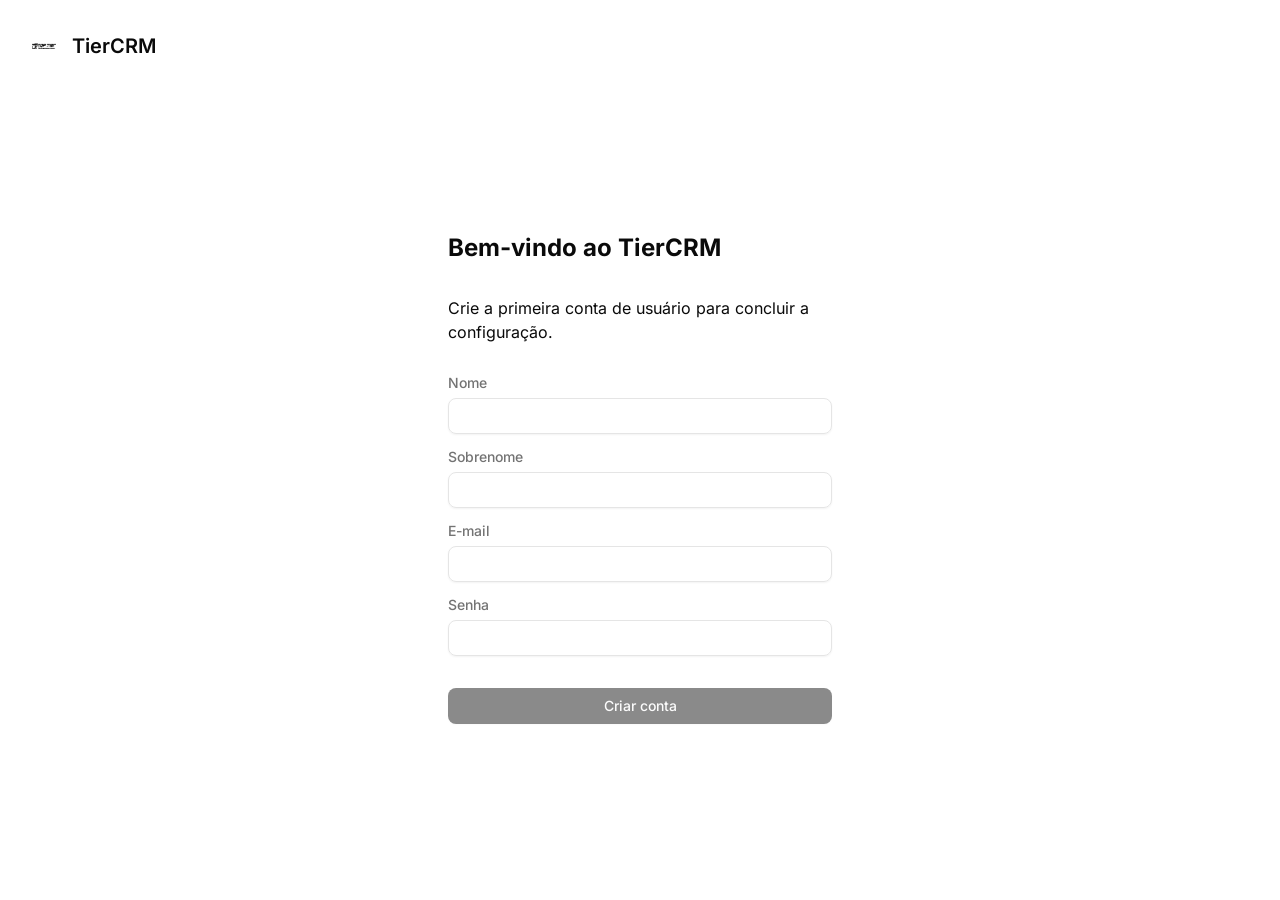
<file: auth-callback.html>
<!doctype html>
<html lang="en" translate="no" class="notranslate">
    <head>
        <meta charset="utf-8" />
        <meta
            name="viewport"
            content="minimum-scale=1, initial-scale=1, width=device-width, shrink-to-fit=no"
        />
        <meta name="theme-color" content="#000000" />
        <meta name="google" content="notranslate" />
        <link rel="manifest" href="./manifest.json" />
        <link rel="shortcut icon" href="./favicon.ico" />
        <title>TierCRM</title>
        <style>
            body {
                margin: 0;
                padding: 0;
                font-family: sans-serif;
            }

            .loader-container {
                display: flex;
                align-items: center;
                justify-content: center;
                flex-direction: column;
                position: absolute;
                top: 0;
                bottom: 0;
                left: 0;
                right: 0;
                background-color: #fafafa;
            }

            /* CSS Spinner from https://projects.lukehaas.me/css-loaders/ */

            .loader,
            .loader:before,
            .loader:after {
                border-radius: 50%;
            }

            .loader {
                color: #283593;
                font-size: 11px;
                text-indent: -99999em;
                margin: 55px auto;
                position: relative;
                width: 10em;
                height: 10em;
                box-shadow: inset 0 0 0 1em;
                -webkit-transform: translateZ(0);
                -ms-transform: translateZ(0);
                transform: translateZ(0);
            }

            .loader:before,
            .loader:after {
                position: absolute;
                content: '';
            }

            .loader:before {
                width: 5.2em;
                height: 10.2em;
                background: #fafafa;
                border-radius: 10.2em 0 0 10.2em;
                top: -0.1em;
                left: -0.1em;
                -webkit-transform-origin: 5.2em 5.1em;
                transform-origin: 5.2em 5.1em;
                -webkit-animation: load2 2s infinite ease 1.5s;
                animation: load2 2s infinite ease 1.5s;
            }

            .loader:after {
                width: 5.2em;
                height: 10.2em;
                background: #fafafa;
                border-radius: 0 10.2em 10.2em 0;
                top: -0.1em;
                left: 5.1em;
                -webkit-transform-origin: 0px 5.1em;
                transform-origin: 0px 5.1em;
                -webkit-animation: load2 2s infinite ease;
                animation: load2 2s infinite ease;
            }

            @-webkit-keyframes load2 {
                0% {
                    -webkit-transform: rotate(0deg);
                    transform: rotate(0deg);
                }
                100% {
                    -webkit-transform: rotate(360deg);
                    transform: rotate(360deg);
                }
            }

            @keyframes load2 {
                0% {
                    -webkit-transform: rotate(0deg);
                    transform: rotate(0deg);
                }
                100% {
                    -webkit-transform: rotate(360deg);
                    transform: rotate(360deg);
                }
            }
        </style>
    </head>

    <body>
        <noscript> You need to enable JavaScript to run this app. </noscript>
        <div id="root">
            <div class="loader-container">
                <div class="loader">Loading...</div>
            </div>
        </div>
    </body>
    <script>
        const getUrlParams = () => {
            const urlSearchParams = new URLSearchParams(
                window.location.hash.substring(1)
            );
            const access_token = urlSearchParams.get('access_token');
            const refresh_token = urlSearchParams.get('refresh_token');
            const type = urlSearchParams.get('type');

            return { access_token, refresh_token, type };
        };

        function interceptAuthCallback() {
                const hash = window.location.hash;
                const {access_token, refresh_token, type} = getUrlParams();
                window.location.href = `./#/auth-callback?access_token=${access_token}&refresh_token=${refresh_token}&type=${type}`;
        }
    
        // Call the function to intercept the auth callback
        interceptAuthCallback();
    </script>
</html>
</file>
<file: assets/index-CQKlFvLr.css>
@layer properties{@supports (((-webkit-hyphens:none)) and (not (margin-trim:inline))) or ((-moz-orient:inline) and (not (color:rgb(from red r g b)))){*,:before,:after,::backdrop{--tw-translate-x:0;--tw-translate-y:0;--tw-translate-z:0;--tw-scale-x:1;--tw-scale-y:1;--tw-scale-z:1;--tw-rotate-x:initial;--tw-rotate-y:initial;--tw-rotate-z:initial;--tw-skew-x:initial;--tw-skew-y:initial;--tw-space-y-reverse:0;--tw-space-x-reverse:0;--tw-divide-y-reverse:0;--tw-border-style:solid;--tw-gradient-position:initial;--tw-gradient-from:#0000;--tw-gradient-via:#0000;--tw-gradient-to:#0000;--tw-gradient-stops:initial;--tw-gradient-via-stops:initial;--tw-gradient-from-position:0%;--tw-gradient-via-position:50%;--tw-gradient-to-position:100%;--tw-leading:initial;--tw-font-weight:initial;--tw-tracking:initial;--tw-ordinal:initial;--tw-slashed-zero:initial;--tw-numeric-figure:initial;--tw-numeric-spacing:initial;--tw-numeric-fraction:initial;--tw-shadow:0 0 #0000;--tw-shadow-color:initial;--tw-shadow-alpha:100%;--tw-inset-shadow:0 0 #0000;--tw-inset-shadow-color:initial;--tw-inset-shadow-alpha:100%;--tw-ring-color:initial;--tw-ring-shadow:0 0 #0000;--tw-inset-ring-color:initial;--tw-inset-ring-shadow:0 0 #0000;--tw-ring-inset:initial;--tw-ring-offset-width:0px;--tw-ring-offset-color:#fff;--tw-ring-offset-shadow:0 0 #0000;--tw-outline-style:solid;--tw-blur:initial;--tw-brightness:initial;--tw-contrast:initial;--tw-grayscale:initial;--tw-hue-rotate:initial;--tw-invert:initial;--tw-opacity:initial;--tw-saturate:initial;--tw-sepia:initial;--tw-drop-shadow:initial;--tw-drop-shadow-color:initial;--tw-drop-shadow-alpha:100%;--tw-drop-shadow-size:initial;--tw-duration:initial;--tw-ease:initial;--tw-content:"";--tw-animation-delay:0s;--tw-animation-direction:normal;--tw-animation-duration:initial;--tw-animation-fill-mode:none;--tw-animation-iteration-count:1;--tw-enter-blur:0;--tw-enter-opacity:1;--tw-enter-rotate:0;--tw-enter-scale:1;--tw-enter-translate-x:0;--tw-enter-translate-y:0;--tw-exit-blur:0;--tw-exit-opacity:1;--tw-exit-rotate:0;--tw-exit-scale:1;--tw-exit-translate-x:0;--tw-exit-translate-y:0}}}@layer theme{:root,:host{--font-mono:ui-monospace,SFMono-Regular,Menlo,Monaco,Consolas,"Liberation Mono","Courier New",monospace;--color-red-500:oklch(63.7% .237 25.331);--color-red-600:oklch(57.7% .245 27.325);--color-red-800:oklch(44.4% .177 26.899);--color-orange-300:oklch(83.7% .128 66.29);--color-orange-500:oklch(70.5% .213 47.604);--color-orange-700:oklch(55.3% .195 38.402);--color-amber-100:oklch(96.2% .059 95.617);--color-amber-300:oklch(87.9% .169 91.605);--color-amber-800:oklch(47.3% .137 46.201);--color-amber-950:oklch(27.9% .077 45.635);--color-green-500:oklch(72.3% .219 149.579);--color-green-600:oklch(62.7% .194 149.214);--color-emerald-100:oklch(95% .052 163.051);--color-emerald-300:oklch(84.5% .143 164.978);--color-emerald-800:oklch(43.2% .095 166.913);--color-emerald-950:oklch(26.2% .051 172.552);--color-blue-300:oklch(80.9% .105 251.813);--color-blue-700:oklch(48.8% .243 264.376);--color-slate-300:oklch(86.9% .022 252.894);--color-slate-600:oklch(44.6% .043 257.281);--color-gray-50:oklch(98.5% .002 247.839);--color-gray-100:oklch(96.7% .003 264.542);--color-gray-200:oklch(92.8% .006 264.531);--color-gray-300:oklch(87.2% .01 258.338);--color-gray-500:oklch(55.1% .027 264.364);--color-gray-600:oklch(44.6% .03 256.802);--color-gray-800:oklch(27.8% .033 256.848);--color-zinc-100:oklch(96.7% .001 286.375);--color-zinc-900:oklch(21% .006 285.885);--color-black:#000;--color-white:#fff;--spacing:.25rem;--breakpoint-xl:80rem;--container-sm:24rem;--container-lg:32rem;--container-xl:36rem;--container-2xl:42rem;--container-3xl:48rem;--container-4xl:56rem;--text-xs:.75rem;--text-xs--line-height:calc(1/.75);--text-sm:.875rem;--text-sm--line-height:calc(1.25/.875);--text-base:1rem;--text-base--line-height: 1.5 ;--text-lg:1.125rem;--text-lg--line-height:calc(1.75/1.125);--text-xl:1.25rem;--text-xl--line-height:calc(1.75/1.25);--text-2xl:1.5rem;--text-2xl--line-height:calc(2/1.5);--text-3xl:1.875rem;--text-3xl--line-height: 1.2 ;--font-weight-normal:400;--font-weight-medium:500;--font-weight-semibold:600;--font-weight-bold:700;--tracking-tight:-.025em;--tracking-wide:.025em;--tracking-wider:.05em;--tracking-widest:.1em;--leading-snug:1.375;--leading-normal:1.5;--leading-relaxed:1.625;--radius-xs:.125rem;--radius-2xl:1rem;--ease-in-out:cubic-bezier(.4,0,.2,1);--animate-spin:spin 1s linear infinite;--animate-pulse:pulse 2s cubic-bezier(.4,0,.6,1)infinite;--default-transition-duration:.15s;--default-transition-timing-function:cubic-bezier(.4,0,.2,1);--default-font-family:"Inter Variable",ui-sans-serif,system-ui,sans-serif;--default-mono-font-family:var(--font-mono);--color-primary:var(--primary);--color-accent:var(--accent);--color-border:var(--border)}}@layer base{*,:after,:before,::backdrop{box-sizing:border-box;border:0 solid;margin:0;padding:0}::file-selector-button{box-sizing:border-box;border:0 solid;margin:0;padding:0}html,:host{-webkit-text-size-adjust:100%;tab-size:4;line-height:1.5;font-family:var(--default-font-family,ui-sans-serif,system-ui,sans-serif,"Apple Color Emoji","Segoe UI Emoji","Segoe UI Symbol","Noto Color Emoji");font-feature-settings:var(--default-font-feature-settings,normal);font-variation-settings:var(--default-font-variation-settings,normal);-webkit-tap-highlight-color:transparent}hr{height:0;color:inherit;border-top-width:1px}abbr:where([title]){-webkit-text-decoration:underline dotted;text-decoration:underline dotted}h1,h2,h3,h4,h5,h6{font-size:inherit;font-weight:inherit}a{color:inherit;-webkit-text-decoration:inherit;text-decoration:inherit}b,strong{font-weight:bolder}code,kbd,samp,pre{font-family:var(--default-mono-font-family,ui-monospace,SFMono-Regular,Menlo,Monaco,Consolas,"Liberation Mono","Courier New",monospace);font-feature-settings:var(--default-mono-font-feature-settings,normal);font-variation-settings:var(--default-mono-font-variation-settings,normal);font-size:1em}small{font-size:80%}sub,sup{vertical-align:baseline;font-size:75%;line-height:0;position:relative}sub{bottom:-.25em}sup{top:-.5em}table{text-indent:0;border-color:inherit;border-collapse:collapse}:-moz-focusring{outline:auto}progress{vertical-align:baseline}summary{display:list-item}ol,ul,menu{list-style:none}img,svg,video,canvas,audio,iframe,embed,object{vertical-align:middle;display:block}img,video{max-width:100%;height:auto}button,input,select,optgroup,textarea{font:inherit;font-feature-settings:inherit;font-variation-settings:inherit;letter-spacing:inherit;color:inherit;opacity:1;background-color:#0000;border-radius:0}::file-selector-button{font:inherit;font-feature-settings:inherit;font-variation-settings:inherit;letter-spacing:inherit;color:inherit;opacity:1;background-color:#0000;border-radius:0}:where(select:is([multiple],[size])) optgroup{font-weight:bolder}:where(select:is([multiple],[size])) optgroup option{padding-inline-start:20px}::file-selector-button{margin-inline-end:4px}::placeholder{opacity:1}@supports (not ((-webkit-appearance:-apple-pay-button))) or (contain-intrinsic-size:1px){::placeholder{color:currentColor}@supports (color:color-mix(in lab,red,red)){::placeholder{color:color-mix(in oklab,currentcolor 50%,transparent)}}}textarea{resize:vertical}::-webkit-search-decoration{-webkit-appearance:none}::-webkit-date-and-time-value{min-height:1lh;text-align:inherit}::-webkit-datetime-edit{display:inline-flex}::-webkit-datetime-edit-fields-wrapper{padding:0}::-webkit-datetime-edit{padding-block:0}::-webkit-datetime-edit-year-field{padding-block:0}::-webkit-datetime-edit-month-field{padding-block:0}::-webkit-datetime-edit-day-field{padding-block:0}::-webkit-datetime-edit-hour-field{padding-block:0}::-webkit-datetime-edit-minute-field{padding-block:0}::-webkit-datetime-edit-second-field{padding-block:0}::-webkit-datetime-edit-millisecond-field{padding-block:0}::-webkit-datetime-edit-meridiem-field{padding-block:0}::-webkit-calendar-picker-indicator{line-height:1}:-moz-ui-invalid{box-shadow:none}button,input:where([type=button],[type=reset],[type=submit]){appearance:button}::file-selector-button{appearance:button}::-webkit-inner-spin-button{height:auto}::-webkit-outer-spin-button{height:auto}[hidden]:where(:not([hidden=until-found])){display:none!important}*{border-color:var(--border);outline-color:var(--ring)}@supports (color:color-mix(in lab,red,red)){*{outline-color:color-mix(in oklab,var(--ring)50%,transparent)}}body{background-color:var(--background);color:var(--foreground);font-family:Inter Variable,ui-sans-serif,system-ui,sans-serif}}@layer components;@layer utilities{.\@container\/card-header{container:card-header/inline-size}.pointer-events-auto{pointer-events:auto}.pointer-events-none{pointer-events:none}.collapse{visibility:collapse}.invisible{visibility:hidden}.visible{visibility:visible}.sr-only{clip-path:inset(50%);white-space:nowrap;border-width:0;width:1px;height:1px;margin:-1px;padding:0;position:absolute;overflow:hidden}.absolute{position:absolute}.fixed{position:fixed}.relative{position:relative}.static{position:static}.sticky{position:sticky}.inset-0{inset:calc(var(--spacing)*0)}.inset-x-0{inset-inline:calc(var(--spacing)*0)}.inset-y-0{inset-block:calc(var(--spacing)*0)}.-top-1{top:calc(var(--spacing)*-1)}.-top-12{top:calc(var(--spacing)*-12)}.top-0{top:calc(var(--spacing)*0)}.top-1\.5{top:calc(var(--spacing)*1.5)}.top-1\/2{top:50%}.top-1\/20{top:5%}.top-2{top:calc(var(--spacing)*2)}.top-3\.5{top:calc(var(--spacing)*3.5)}.top-4{top:calc(var(--spacing)*4)}.top-\[1px\]{top:1px}.top-\[50\%\]{top:50%}.top-\[60\%\]{top:60%}.top-full{top:100%}.-right-1{right:calc(var(--spacing)*-1)}.right-0{right:calc(var(--spacing)*0)}.right-1{right:calc(var(--spacing)*1)}.right-2{right:calc(var(--spacing)*2)}.right-3{right:calc(var(--spacing)*3)}.right-4{right:calc(var(--spacing)*4)}.right-8{right:calc(var(--spacing)*8)}.bottom-0{bottom:calc(var(--spacing)*0)}.bottom-2{bottom:calc(var(--spacing)*2)}.bottom-full{bottom:100%}.left-0{left:calc(var(--spacing)*0)}.left-1\/2{left:50%}.left-2{left:calc(var(--spacing)*2)}.left-\[50\%\]{left:50%}.isolate{isolation:isolate}.z-10{z-index:10}.z-20{z-index:20}.z-50{z-index:50}.z-\[1\]{z-index:1}.order-first{order:-9999}.col-start-2{grid-column-start:2}.row-span-2{grid-row:span 2/span 2}.row-start-1{grid-row-start:1}.float-right{float:right}.container{width:100%}@media(min-width:40rem){.container{max-width:40rem}}@media(min-width:48rem){.container{max-width:48rem}}@media(min-width:64rem){.container{max-width:64rem}}@media(min-width:80rem){.container{max-width:80rem}}@media(min-width:96rem){.container{max-width:96rem}}.-m-4{margin:calc(var(--spacing)*-4)}.m-0{margin:calc(var(--spacing)*0)}.m-1{margin:calc(var(--spacing)*1)}.m-4{margin:calc(var(--spacing)*4)}.-mx-1{margin-inline:calc(var(--spacing)*-1)}.-mx-2{margin-inline:calc(var(--spacing)*-2)}.mx-2{margin-inline:calc(var(--spacing)*2)}.mx-3{margin-inline:calc(var(--spacing)*3)}.mx-3\.5{margin-inline:calc(var(--spacing)*3.5)}.mx-auto{margin-inline:auto}.my-0{margin-block:calc(var(--spacing)*0)}.my-1{margin-block:calc(var(--spacing)*1)}.my-2{margin-block:calc(var(--spacing)*2)}.my-4{margin-block:calc(var(--spacing)*4)}.my-5{margin-block:calc(var(--spacing)*5)}.my-8{margin-block:calc(var(--spacing)*8)}.-mt-3{margin-top:calc(var(--spacing)*-3)}.mt-0{margin-top:calc(var(--spacing)*0)}.mt-1{margin-top:calc(var(--spacing)*1)}.mt-1\.5{margin-top:calc(var(--spacing)*1.5)}.mt-2{margin-top:calc(var(--spacing)*2)}.mt-3{margin-top:calc(var(--spacing)*3)}.mt-4{margin-top:calc(var(--spacing)*4)}.mt-5{margin-top:calc(var(--spacing)*5)}.mt-6{margin-top:calc(var(--spacing)*6)}.mt-8{margin-top:calc(var(--spacing)*8)}.mt-auto{margin-top:auto}.-mr-3{margin-right:calc(var(--spacing)*-3)}.mr-1{margin-right:calc(var(--spacing)*1)}.mr-2{margin-right:calc(var(--spacing)*2)}.mr-3{margin-right:calc(var(--spacing)*3)}.mr-4{margin-right:calc(var(--spacing)*4)}.mr-8{margin-right:calc(var(--spacing)*8)}.mr-10{margin-right:calc(var(--spacing)*10)}.mb-0{margin-bottom:calc(var(--spacing)*0)}.mb-1{margin-bottom:calc(var(--spacing)*1)}.mb-1\.5{margin-bottom:calc(var(--spacing)*1.5)}.mb-2{margin-bottom:calc(var(--spacing)*2)}.mb-3{margin-bottom:calc(var(--spacing)*3)}.mb-4{margin-bottom:calc(var(--spacing)*4)}.mb-5{margin-bottom:calc(var(--spacing)*5)}.mb-6{margin-bottom:calc(var(--spacing)*6)}.mb-8{margin-bottom:calc(var(--spacing)*8)}.-ml-1{margin-left:calc(var(--spacing)*-1)}.-ml-3{margin-left:calc(var(--spacing)*-3)}.ml-1{margin-left:calc(var(--spacing)*1)}.ml-2{margin-left:calc(var(--spacing)*2)}.ml-4{margin-left:calc(var(--spacing)*4)}.ml-8{margin-left:calc(var(--spacing)*8)}.ml-auto{margin-left:auto}.line-clamp-1{-webkit-line-clamp:1;-webkit-box-orient:vertical;display:-webkit-box;overflow:hidden}.line-clamp-2{-webkit-line-clamp:2;-webkit-box-orient:vertical;display:-webkit-box;overflow:hidden}.line-clamp-3{-webkit-line-clamp:3;-webkit-box-orient:vertical;display:-webkit-box;overflow:hidden}.block{display:block}.contents{display:contents}.flex{display:flex}.grid{display:grid}.hidden{display:none}.inline{display:inline}.inline-block{display:inline-block}.inline-flex{display:inline-flex}.table{display:table}.table-caption{display:table-caption}.table-cell{display:table-cell}.table-row{display:table-row}.field-sizing-content{field-sizing:content}.aspect-square{aspect-ratio:1}.\!size-5{width:calc(var(--spacing)*5)!important;height:calc(var(--spacing)*5)!important}.size-2{width:calc(var(--spacing)*2);height:calc(var(--spacing)*2)}.size-2\.5{width:calc(var(--spacing)*2.5);height:calc(var(--spacing)*2.5)}.size-3{width:calc(var(--spacing)*3);height:calc(var(--spacing)*3)}.size-3\.5{width:calc(var(--spacing)*3.5);height:calc(var(--spacing)*3.5)}.size-4{width:calc(var(--spacing)*4);height:calc(var(--spacing)*4)}.size-5{width:calc(var(--spacing)*5);height:calc(var(--spacing)*5)}.size-6{width:calc(var(--spacing)*6);height:calc(var(--spacing)*6)}.size-7{width:calc(var(--spacing)*7);height:calc(var(--spacing)*7)}.size-8{width:calc(var(--spacing)*8);height:calc(var(--spacing)*8)}.size-9{width:calc(var(--spacing)*9);height:calc(var(--spacing)*9)}.size-10{width:calc(var(--spacing)*10);height:calc(var(--spacing)*10)}.size-12{width:calc(var(--spacing)*12);height:calc(var(--spacing)*12)}.size-full{width:100%;height:100%}.\!h-auto{height:auto!important}.h-0{height:calc(var(--spacing)*0)}.h-1\.5{height:calc(var(--spacing)*1.5)}.h-2{height:calc(var(--spacing)*2)}.h-2\.5{height:calc(var(--spacing)*2.5)}.h-3{height:calc(var(--spacing)*3)}.h-3\.5{height:calc(var(--spacing)*3.5)}.h-4{height:calc(var(--spacing)*4)}.h-5{height:calc(var(--spacing)*5)}.h-6{height:calc(var(--spacing)*6)}.h-7{height:calc(var(--spacing)*7)}.h-8{height:calc(var(--spacing)*8)}.h-9{height:calc(var(--spacing)*9)}.h-10{height:calc(var(--spacing)*10)}.h-12{height:calc(var(--spacing)*12)}.h-14{height:calc(var(--spacing)*14)}.h-16{height:calc(var(--spacing)*16)}.h-20{height:calc(var(--spacing)*20)}.h-32{height:calc(var(--spacing)*32)}.h-\[1\.2rem\]{height:1.2rem}.h-\[1\.15rem\]{height:1.15rem}.h-\[20px\]{height:20px}.h-\[20vh\]{height:20vh}.h-\[25px\]{height:25px}.h-\[50px\]{height:50px}.h-\[100px\]{height:100px}.h-\[200px\]{height:200px}.h-\[calc\(100\%-1px\)\]{height:calc(100% - 1px)}.h-\[var\(--radix-navigation-menu-viewport-height\)\]{height:var(--radix-navigation-menu-viewport-height)}.h-\[var\(--radix-select-trigger-height\)\]{height:var(--radix-select-trigger-height)}.h-auto{height:auto}.h-dvh{height:100dvh}.h-fit{height:fit-content}.h-full{height:100%}.h-px{height:1px}.h-screen{height:100vh}.h-svh{height:100svh}.max-h-\(--radix-dropdown-menu-content-available-height\){max-height:var(--radix-dropdown-menu-content-available-height)}.max-h-\(--radix-select-content-available-height\){max-height:var(--radix-select-content-available-height)}.max-h-0{max-height:calc(var(--spacing)*0)}.max-h-9\/10{max-height:90%}.max-h-46{max-height:calc(var(--spacing)*46)}.max-h-\[50vh\]{max-height:50vh}.max-h-\[90vh\]{max-height:90vh}.max-h-\[300px\]{max-height:300px}.max-h-\[5000px\]{max-height:5000px}.min-h-0{min-height:calc(var(--spacing)*0)}.min-h-4{min-height:calc(var(--spacing)*4)}.min-h-6{min-height:calc(var(--spacing)*6)}.min-h-12{min-height:calc(var(--spacing)*12)}.min-h-16{min-height:calc(var(--spacing)*16)}.min-h-\[20rem\]{min-height:20rem}.min-h-\[24px\]{min-height:24px}.min-h-\[50vh\]{min-height:50vh}.min-h-\[calc\(100dvh-3\.5rem-4\.5rem\)\]{min-height:calc(100dvh - 8rem)}.min-h-screen{min-height:100vh}.min-h-svh{min-height:100svh}.w-\(--sidebar-width\){width:var(--sidebar-width)}.w-1\/3{width:33.3333%}.w-1\/4{width:25%}.w-2{width:calc(var(--spacing)*2)}.w-2\.5{width:calc(var(--spacing)*2.5)}.w-2\/5{width:40%}.w-3{width:calc(var(--spacing)*3)}.w-3\.5{width:calc(var(--spacing)*3.5)}.w-3\/4{width:75%}.w-4{width:calc(var(--spacing)*4)}.w-4\/5{width:80%}.w-5{width:calc(var(--spacing)*5)}.w-6{width:calc(var(--spacing)*6)}.w-8{width:calc(var(--spacing)*8)}.w-9{width:calc(var(--spacing)*9)}.w-10{width:calc(var(--spacing)*10)}.w-12{width:calc(var(--spacing)*12)}.w-14{width:calc(var(--spacing)*14)}.w-16{width:calc(var(--spacing)*16)}.w-24{width:calc(var(--spacing)*24)}.w-25{width:calc(var(--spacing)*25)}.w-32{width:calc(var(--spacing)*32)}.w-40{width:calc(var(--spacing)*40)}.w-48{width:calc(var(--spacing)*48)}.w-52{width:calc(var(--spacing)*52)}.w-56{width:calc(var(--spacing)*56)}.w-72{width:calc(var(--spacing)*72)}.w-92{width:calc(var(--spacing)*92)}.w-\[1\.2rem\]{width:1.2rem}.w-\[20px\]{width:20px}.w-\[25px\]{width:25px}.w-\[90\%\]{width:90%}.w-\[100px\]{width:100px}.w-\[150px\]{width:150px}.w-\[194px\]{width:194px}.w-\[200px\]{width:200px}.w-\[1008px\]{width:1008px}.w-auto{width:auto}.w-fit{width:fit-content}.w-full{width:100%}.w-max{width:max-content}.max-w-\(--radix-popover-trigger-width\){max-width:var(--radix-popover-trigger-width)}.max-w-\(--skeleton-width\){max-width:var(--skeleton-width)}.max-w-2xl{max-width:var(--container-2xl)}.max-w-3xl{max-width:var(--container-3xl)}.max-w-150{max-width:calc(var(--spacing)*150)}.max-w-\[50\%\]{max-width:50%}.max-w-\[600px\]{max-width:600px}.max-w-\[calc\(100\%-2rem\)\]{max-width:calc(100% - 2rem)}.max-w-full{max-width:100%}.max-w-lg{max-width:var(--container-lg)}.max-w-max{max-width:max-content}.max-w-screen-xl{max-width:var(--breakpoint-xl)}.max-w-sm{max-width:var(--container-sm)}.max-w-xl{max-width:var(--container-xl)}.min-w-0{min-width:calc(var(--spacing)*0)}.min-w-5{min-width:calc(var(--spacing)*5)}.min-w-8{min-width:calc(var(--spacing)*8)}.min-w-9{min-width:calc(var(--spacing)*9)}.min-w-10{min-width:calc(var(--spacing)*10)}.min-w-20{min-width:calc(var(--spacing)*20)}.min-w-24{min-width:calc(var(--spacing)*24)}.min-w-50{min-width:calc(var(--spacing)*50)}.min-w-52{min-width:calc(var(--spacing)*52)}.min-w-92{min-width:calc(var(--spacing)*92)}.min-w-\[8rem\]{min-width:8rem}.min-w-\[10vw\]{min-width:10vw}.min-w-\[200px\]{min-width:200px}.min-w-\[var\(--radix-select-trigger-width\)\]{min-width:var(--radix-select-trigger-width)}.flex-1{flex:1}.flex-auto{flex:auto}.flex-shrink{flex-shrink:1}.flex-shrink-0,.shrink-0{flex-shrink:0}.flex-grow,.grow{flex-grow:1}.basis-full{flex-basis:100%}.caption-bottom{caption-side:bottom}.border-collapse{border-collapse:collapse}.origin-\(--radix-dropdown-menu-content-transform-origin\){transform-origin:var(--radix-dropdown-menu-content-transform-origin)}.origin-\(--radix-popover-content-transform-origin\){transform-origin:var(--radix-popover-content-transform-origin)}.origin-\(--radix-select-content-transform-origin\){transform-origin:var(--radix-select-content-transform-origin)}.origin-\(--radix-tooltip-content-transform-origin\){transform-origin:var(--radix-tooltip-content-transform-origin)}.origin-top{transform-origin:top}.-translate-x-1\/2{--tw-translate-x: -50% ;translate:var(--tw-translate-x)var(--tw-translate-y)}.-translate-x-px{--tw-translate-x:-1px;translate:var(--tw-translate-x)var(--tw-translate-y)}.translate-x-\[-50\%\]{--tw-translate-x:-50%;translate:var(--tw-translate-x)var(--tw-translate-y)}.translate-x-px{--tw-translate-x:1px;translate:var(--tw-translate-x)var(--tw-translate-y)}.-translate-y-1\/2{--tw-translate-y: -50% ;translate:var(--tw-translate-x)var(--tw-translate-y)}.translate-y-0{--tw-translate-y:calc(var(--spacing)*0);translate:var(--tw-translate-x)var(--tw-translate-y)}.translate-y-0\.5{--tw-translate-y:calc(var(--spacing)*.5);translate:var(--tw-translate-x)var(--tw-translate-y)}.translate-y-\[-50\%\]{--tw-translate-y:-50%;translate:var(--tw-translate-x)var(--tw-translate-y)}.translate-y-\[calc\(-50\%_-_2px\)\]{--tw-translate-y: calc(-50% - 2px) ;translate:var(--tw-translate-x)var(--tw-translate-y)}.scale-0{--tw-scale-x:0%;--tw-scale-y:0%;--tw-scale-z:0%;scale:var(--tw-scale-x)var(--tw-scale-y)}.scale-100{--tw-scale-x:100%;--tw-scale-y:100%;--tw-scale-z:100%;scale:var(--tw-scale-x)var(--tw-scale-y)}.scale-125{--tw-scale-x:125%;--tw-scale-y:125%;--tw-scale-z:125%;scale:var(--tw-scale-x)var(--tw-scale-y)}.scale-y-0{--tw-scale-y:0%;scale:var(--tw-scale-x)var(--tw-scale-y)}.scale-y-100{--tw-scale-y:100%;scale:var(--tw-scale-x)var(--tw-scale-y)}.rotate-0{rotate:none}.rotate-1{rotate:1deg}.rotate-45{rotate:45deg}.rotate-90{rotate:90deg}.transform{transform:var(--tw-rotate-x,)var(--tw-rotate-y,)var(--tw-rotate-z,)var(--tw-skew-x,)var(--tw-skew-y,)}.animate-in{animation:enter var(--tw-animation-duration,var(--tw-duration,.15s))var(--tw-ease,ease)var(--tw-animation-delay,0s)var(--tw-animation-iteration-count,1)var(--tw-animation-direction,normal)var(--tw-animation-fill-mode,none)}.animate-pulse{animation:var(--animate-pulse)}.animate-spin{animation:var(--animate-spin)}.cursor-default{cursor:default}.cursor-move{cursor:move}.cursor-not-allowed{cursor:not-allowed}.cursor-pointer{cursor:pointer}.resize{resize:both}.resize-none{resize:none}.scroll-my-1{scroll-margin-block:calc(var(--spacing)*1)}.scroll-py-1{scroll-padding-block:calc(var(--spacing)*1)}.list-inside{list-style-position:inside}.list-disc{list-style-type:disc}.list-none{list-style-type:none}.appearance-none{appearance:none}.auto-rows-min{grid-auto-rows:min-content}.grid-cols-1{grid-template-columns:repeat(1,minmax(0,1fr))}.grid-cols-2{grid-template-columns:repeat(2,minmax(0,1fr))}.grid-cols-3{grid-template-columns:repeat(3,minmax(0,1fr))}.grid-cols-4{grid-template-columns:repeat(4,minmax(0,1fr))}.grid-cols-\[0_1fr\]{grid-template-columns:0 1fr}.grid-rows-\[auto_auto\]{grid-template-rows:auto auto}.flex-col{flex-direction:column}.flex-col-reverse{flex-direction:column-reverse}.flex-row{flex-direction:row}.flex-nowrap{flex-wrap:nowrap}.flex-wrap{flex-wrap:wrap}.items-center{align-items:center}.items-end{align-items:flex-end}.items-start{align-items:flex-start}.items-stretch{align-items:stretch}.justify-between{justify-content:space-between}.justify-center{justify-content:center}.justify-end{justify-content:flex-end}.justify-evenly{justify-content:space-evenly}.justify-start{justify-content:flex-start}.justify-items-start{justify-items:start}.gap-0{gap:calc(var(--spacing)*0)}.gap-0\.5{gap:calc(var(--spacing)*.5)}.gap-1{gap:calc(var(--spacing)*1)}.gap-1\.5{gap:calc(var(--spacing)*1.5)}.gap-2{gap:calc(var(--spacing)*2)}.gap-2\.5{gap:calc(var(--spacing)*2.5)}.gap-3{gap:calc(var(--spacing)*3)}.gap-4{gap:calc(var(--spacing)*4)}.gap-5{gap:calc(var(--spacing)*5)}.gap-6{gap:calc(var(--spacing)*6)}.gap-8{gap:calc(var(--spacing)*8)}.gap-10{gap:calc(var(--spacing)*10)}.gap-12{gap:calc(var(--spacing)*12)}.gap-\[--spacing\(var\(--gap\)\)\]{gap:calc(var(--spacing)*var(--gap))}:where(.space-y-1>:not(:last-child)){--tw-space-y-reverse:0;margin-block-start:calc(calc(var(--spacing)*1)*var(--tw-space-y-reverse));margin-block-end:calc(calc(var(--spacing)*1)*calc(1 - var(--tw-space-y-reverse)))}:where(.space-y-2>:not(:last-child)){--tw-space-y-reverse:0;margin-block-start:calc(calc(var(--spacing)*2)*var(--tw-space-y-reverse));margin-block-end:calc(calc(var(--spacing)*2)*calc(1 - var(--tw-space-y-reverse)))}:where(.space-y-3>:not(:last-child)){--tw-space-y-reverse:0;margin-block-start:calc(calc(var(--spacing)*3)*var(--tw-space-y-reverse));margin-block-end:calc(calc(var(--spacing)*3)*calc(1 - var(--tw-space-y-reverse)))}:where(.space-y-4>:not(:last-child)){--tw-space-y-reverse:0;margin-block-start:calc(calc(var(--spacing)*4)*var(--tw-space-y-reverse));margin-block-end:calc(calc(var(--spacing)*4)*calc(1 - var(--tw-space-y-reverse)))}:where(.space-y-6>:not(:last-child)){--tw-space-y-reverse:0;margin-block-start:calc(calc(var(--spacing)*6)*var(--tw-space-y-reverse));margin-block-end:calc(calc(var(--spacing)*6)*calc(1 - var(--tw-space-y-reverse)))}:where(.space-y-8>:not(:last-child)){--tw-space-y-reverse:0;margin-block-start:calc(calc(var(--spacing)*8)*var(--tw-space-y-reverse));margin-block-end:calc(calc(var(--spacing)*8)*calc(1 - var(--tw-space-y-reverse)))}.gap-x-2{column-gap:calc(var(--spacing)*2)}:where(.-space-x-0\.5>:not(:last-child)){--tw-space-x-reverse:0;margin-inline-start:calc(calc(var(--spacing)*-.5)*var(--tw-space-x-reverse));margin-inline-end:calc(calc(var(--spacing)*-.5)*calc(1 - var(--tw-space-x-reverse)))}:where(.space-x-1>:not(:last-child)){--tw-space-x-reverse:0;margin-inline-start:calc(calc(var(--spacing)*1)*var(--tw-space-x-reverse));margin-inline-end:calc(calc(var(--spacing)*1)*calc(1 - var(--tw-space-x-reverse)))}:where(.space-x-2>:not(:last-child)){--tw-space-x-reverse:0;margin-inline-start:calc(calc(var(--spacing)*2)*var(--tw-space-x-reverse));margin-inline-end:calc(calc(var(--spacing)*2)*calc(1 - var(--tw-space-x-reverse)))}:where(.space-x-3>:not(:last-child)){--tw-space-x-reverse:0;margin-inline-start:calc(calc(var(--spacing)*3)*var(--tw-space-x-reverse));margin-inline-end:calc(calc(var(--spacing)*3)*calc(1 - var(--tw-space-x-reverse)))}:where(.space-x-4>:not(:last-child)){--tw-space-x-reverse:0;margin-inline-start:calc(calc(var(--spacing)*4)*var(--tw-space-x-reverse));margin-inline-end:calc(calc(var(--spacing)*4)*calc(1 - var(--tw-space-x-reverse)))}:where(.space-x-8>:not(:last-child)){--tw-space-x-reverse:0;margin-inline-start:calc(calc(var(--spacing)*8)*var(--tw-space-x-reverse));margin-inline-end:calc(calc(var(--spacing)*8)*calc(1 - var(--tw-space-x-reverse)))}.gap-y-0{row-gap:calc(var(--spacing)*0)}.gap-y-0\.5{row-gap:calc(var(--spacing)*.5)}.gap-y-3{row-gap:calc(var(--spacing)*3)}:where(.divide-y>:not(:last-child)){--tw-divide-y-reverse:0;border-bottom-style:var(--tw-border-style);border-top-style:var(--tw-border-style);border-top-width:calc(1px*var(--tw-divide-y-reverse));border-bottom-width:calc(1px*calc(1 - var(--tw-divide-y-reverse)))}.self-start{align-self:flex-start}.justify-self-end{justify-self:flex-end}.truncate{text-overflow:ellipsis;white-space:nowrap;overflow:hidden}.overflow-auto{overflow:auto}.overflow-hidden{overflow:hidden}.overflow-visible{overflow:visible}.overflow-x-auto{overflow-x:auto}.overflow-x-hidden{overflow-x:hidden}.overflow-y-auto{overflow-y:auto}.rounded{border-radius:.25rem}.rounded-2xl{border-radius:var(--radius-2xl)}.rounded-\[2px\]{border-radius:2px}.rounded-\[4px\]{border-radius:4px}.rounded-full{border-radius:3.40282e38px}.rounded-lg{border-radius:var(--radius)}.rounded-md{border-radius:calc(var(--radius) - 2px)}.rounded-sm{border-radius:calc(var(--radius) - 4px)}.rounded-xl{border-radius:calc(var(--radius) + 4px)}.rounded-xs{border-radius:var(--radius-xs)}.rounded-tl-sm{border-top-left-radius:calc(var(--radius) - 4px)}.border{border-style:var(--tw-border-style);border-width:1px}.border-2{border-style:var(--tw-border-style);border-width:2px}.border-t{border-top-style:var(--tw-border-style);border-top-width:1px}.border-r{border-right-style:var(--tw-border-style);border-right-width:1px}.border-b{border-bottom-style:var(--tw-border-style);border-bottom-width:1px}.border-b-2{border-bottom-style:var(--tw-border-style);border-bottom-width:2px}.border-l{border-left-style:var(--tw-border-style);border-left-width:1px}.border-dashed{--tw-border-style:dashed;border-style:dashed}.border-none{--tw-border-style:none;border-style:none}.border-blue-300{border-color:var(--color-blue-300)}.border-border{border-color:var(--border)}.border-destructive\!{border-color:var(--destructive)!important}.border-gray-300{border-color:var(--color-gray-300)}.border-input{border-color:var(--input)}.border-muted{border-color:var(--muted)}.border-orange-300{border-color:var(--color-orange-300)}.border-primary\/20{border-color:var(--primary)}@supports (color:color-mix(in lab,red,red)){.border-primary\/20{border-color:color-mix(in oklab,var(--primary)20%,transparent)}}.border-secondary-foreground{border-color:var(--secondary-foreground)}.border-sidebar-border{border-color:var(--sidebar-border)}.border-slate-300{border-color:var(--color-slate-300)}.border-transparent{border-color:#0000}.bg-\[color\:var\(--avatar-0\)\]{background-color:var(--avatar-0)}.bg-\[color\:var\(--avatar-1\)\]{background-color:var(--avatar-1)}.bg-\[color\:var\(--avatar-2\)\]{background-color:var(--avatar-2)}.bg-\[color\:var\(--avatar-3\)\]{background-color:var(--avatar-3)}.bg-\[color\:var\(--avatar-4\)\]{background-color:var(--avatar-4)}.bg-\[color\:var\(--avatar-5\)\]{background-color:var(--avatar-5)}.bg-\[color\:var\(--avatar-6\)\]{background-color:var(--avatar-6)}.bg-\[color\:var\(--avatar-7\)\]{background-color:var(--avatar-7)}.bg-\[color\:var\(--avatar-8\)\]{background-color:var(--avatar-8)}.bg-\[color\:var\(--avatar-9\)\]{background-color:var(--avatar-9)}.bg-accent{background-color:var(--accent)}.bg-amber-100{background-color:var(--color-amber-100)}.bg-background{background-color:var(--background)}.bg-black\/50{background-color:#00000080}@supports (color:color-mix(in lab,red,red)){.bg-black\/50{background-color:color-mix(in oklab,var(--color-black)50%,transparent)}}.bg-border{background-color:var(--border)}.bg-card{background-color:var(--card)}.bg-destructive{background-color:var(--destructive)}.bg-emerald-100{background-color:var(--color-emerald-100)}.bg-gray-50{background-color:var(--color-gray-50)}.bg-gray-200{background-color:var(--color-gray-200)}.bg-gray-300{background-color:var(--color-gray-300)}.bg-gray-800{background-color:var(--color-gray-800)}.bg-muted,.bg-muted\/50{background-color:var(--muted)}@supports (color:color-mix(in lab,red,red)){.bg-muted\/50{background-color:color-mix(in oklab,var(--muted)50%,transparent)}}.bg-orange-500{background-color:var(--color-orange-500)}.bg-popover{background-color:var(--popover)}.bg-primary,.bg-primary\/5{background-color:var(--primary)}@supports (color:color-mix(in lab,red,red)){.bg-primary\/5{background-color:color-mix(in oklab,var(--primary)5%,transparent)}}.bg-primary\/20{background-color:var(--primary)}@supports (color:color-mix(in lab,red,red)){.bg-primary\/20{background-color:color-mix(in oklab,var(--primary)20%,transparent)}}.bg-secondary{background-color:var(--secondary)}.bg-sidebar{background-color:var(--sidebar)}.bg-sidebar-border{background-color:var(--sidebar-border)}.bg-transparent{background-color:#0000}.bg-zinc-100{background-color:var(--color-zinc-100)}.bg-zinc-900{background-color:var(--color-zinc-900)}.bg-linear-to-b{--tw-gradient-position:to bottom}@supports (background-image:linear-gradient(in lab,red,red)){.bg-linear-to-b{--tw-gradient-position:to bottom in oklab}}.bg-linear-to-b{background-image:linear-gradient(var(--tw-gradient-stops))}.bg-gradient-to-t{--tw-gradient-position:to top in oklab;background-image:linear-gradient(var(--tw-gradient-stops))}.from-background{--tw-gradient-from:var(--background);--tw-gradient-stops:var(--tw-gradient-via-stops,var(--tw-gradient-position),var(--tw-gradient-from)var(--tw-gradient-from-position),var(--tw-gradient-to)var(--tw-gradient-to-position))}.from-transparent{--tw-gradient-from:transparent;--tw-gradient-stops:var(--tw-gradient-via-stops,var(--tw-gradient-position),var(--tw-gradient-from)var(--tw-gradient-from-position),var(--tw-gradient-to)var(--tw-gradient-to-position))}.to-background{--tw-gradient-to:var(--background);--tw-gradient-stops:var(--tw-gradient-via-stops,var(--tw-gradient-position),var(--tw-gradient-from)var(--tw-gradient-from-position),var(--tw-gradient-to)var(--tw-gradient-to-position))}.to-card{--tw-gradient-to:var(--card);--tw-gradient-stops:var(--tw-gradient-via-stops,var(--tw-gradient-position),var(--tw-gradient-from)var(--tw-gradient-from-position),var(--tw-gradient-to)var(--tw-gradient-to-position))}.to-transparent{--tw-gradient-to:transparent;--tw-gradient-stops:var(--tw-gradient-via-stops,var(--tw-gradient-position),var(--tw-gradient-from)var(--tw-gradient-from-position),var(--tw-gradient-to)var(--tw-gradient-to-position))}.to-10\%{--tw-gradient-to-position:10%}.fill-current{fill:currentColor}.fill-primary{fill:var(--primary)}.object-contain{object-fit:contain}.object-cover{object-fit:cover}.object-left{object-position:left}.p-0{padding:calc(var(--spacing)*0)}.p-0\.5{padding:calc(var(--spacing)*.5)}.p-1{padding:calc(var(--spacing)*1)}.p-2{padding:calc(var(--spacing)*2)}.p-3{padding:calc(var(--spacing)*3)}.p-4{padding:calc(var(--spacing)*4)}.p-6{padding:calc(var(--spacing)*6)}.p-8{padding:calc(var(--spacing)*8)}.p-10{padding:calc(var(--spacing)*10)}.p-\[3px\]{padding:3px}.px-0{padding-inline:calc(var(--spacing)*0)}.px-1{padding-inline:calc(var(--spacing)*1)}.px-1\.5{padding-inline:calc(var(--spacing)*1.5)}.px-2{padding-inline:calc(var(--spacing)*2)}.px-2\.5{padding-inline:calc(var(--spacing)*2.5)}.px-3{padding-inline:calc(var(--spacing)*3)}.px-4{padding-inline:calc(var(--spacing)*4)}.px-6{padding-inline:calc(var(--spacing)*6)}.py-0{padding-block:calc(var(--spacing)*0)}.py-0\.5{padding-block:calc(var(--spacing)*.5)}.py-1{padding-block:calc(var(--spacing)*1)}.py-1\.5{padding-block:calc(var(--spacing)*1.5)}.py-1\.75{padding-block:calc(var(--spacing)*1.75)}.py-2{padding-block:calc(var(--spacing)*2)}.py-3{padding-block:calc(var(--spacing)*3)}.py-4{padding-block:calc(var(--spacing)*4)}.py-6{padding-block:calc(var(--spacing)*6)}.py-8{padding-block:calc(var(--spacing)*8)}.pt-0{padding-top:calc(var(--spacing)*0)}.pt-0\.75{padding-top:calc(var(--spacing)*.75)}.pt-1{padding-top:calc(var(--spacing)*1)}.pt-2{padding-top:calc(var(--spacing)*2)}.pt-4{padding-top:calc(var(--spacing)*4)}.pt-6{padding-top:calc(var(--spacing)*6)}.pt-8{padding-top:calc(var(--spacing)*8)}.pt-18{padding-top:calc(var(--spacing)*18)}.pr-0\!{padding-right:calc(var(--spacing)*0)!important}.pr-2{padding-right:calc(var(--spacing)*2)}.pr-2\.5{padding-right:calc(var(--spacing)*2.5)}.pr-4{padding-right:calc(var(--spacing)*4)}.pr-8{padding-right:calc(var(--spacing)*8)}.pr-10{padding-right:calc(var(--spacing)*10)}.pr-12{padding-right:calc(var(--spacing)*12)}.pr-16{padding-right:calc(var(--spacing)*16)}.pb-0{padding-bottom:calc(var(--spacing)*0)}.pb-1{padding-bottom:calc(var(--spacing)*1)}.pb-2{padding-bottom:calc(var(--spacing)*2)}.pb-2\.25{padding-bottom:calc(var(--spacing)*2.25)}.pb-4{padding-bottom:calc(var(--spacing)*4)}.pb-8{padding-bottom:calc(var(--spacing)*8)}.pb-20{padding-bottom:calc(var(--spacing)*20)}.pl-2{padding-left:calc(var(--spacing)*2)}.pl-4{padding-left:calc(var(--spacing)*4)}.pl-6{padding-left:calc(var(--spacing)*6)}.pl-8{padding-left:calc(var(--spacing)*8)}.text-center{text-align:center}.text-left{text-align:left}.text-right{text-align:right}.align-middle{vertical-align:middle}.font-sans{font-family:Inter Variable,ui-sans-serif,system-ui,sans-serif}.\!text-base{font-size:var(--text-base)!important;line-height:var(--tw-leading,var(--text-base--line-height))!important}.text-2xl{font-size:var(--text-2xl);line-height:var(--tw-leading,var(--text-2xl--line-height))}.text-3xl{font-size:var(--text-3xl);line-height:var(--tw-leading,var(--text-3xl--line-height))}.text-base{font-size:var(--text-base);line-height:var(--tw-leading,var(--text-base--line-height))}.text-lg{font-size:var(--text-lg);line-height:var(--tw-leading,var(--text-lg--line-height))}.text-sm{font-size:var(--text-sm);line-height:var(--tw-leading,var(--text-sm--line-height))}.text-xl{font-size:var(--text-xl);line-height:var(--tw-leading,var(--text-xl--line-height))}.text-xs{font-size:var(--text-xs);line-height:var(--tw-leading,var(--text-xs--line-height))}.text-\[0\.6rem\]{font-size:.6rem}.text-\[10px\]{font-size:10px}.leading-6{--tw-leading:calc(var(--spacing)*6);line-height:calc(var(--spacing)*6)}.leading-none{--tw-leading:1;line-height:1}.leading-normal{--tw-leading:var(--leading-normal);line-height:var(--leading-normal)}.leading-snug{--tw-leading:var(--leading-snug);line-height:var(--leading-snug)}.font-bold{--tw-font-weight:var(--font-weight-bold);font-weight:var(--font-weight-bold)}.font-medium{--tw-font-weight:var(--font-weight-medium);font-weight:var(--font-weight-medium)}.font-normal{--tw-font-weight:var(--font-weight-normal);font-weight:var(--font-weight-normal)}.font-semibold{--tw-font-weight:var(--font-weight-semibold);font-weight:var(--font-weight-semibold)}.tracking-tight{--tw-tracking:var(--tracking-tight);letter-spacing:var(--tracking-tight)}.tracking-wide{--tw-tracking:var(--tracking-wide);letter-spacing:var(--tracking-wide)}.tracking-wider{--tw-tracking:var(--tracking-wider);letter-spacing:var(--tracking-wider)}.tracking-widest{--tw-tracking:var(--tracking-widest);letter-spacing:var(--tracking-widest)}.text-balance{text-wrap:balance}.break-words{overflow-wrap:break-word}.text-ellipsis{text-overflow:ellipsis}.whitespace-normal{white-space:normal}.whitespace-nowrap{white-space:nowrap}.whitespace-pre-line{white-space:pre-line}.whitespace-pre-wrap{white-space:pre-wrap}.text-amber-800{color:var(--color-amber-800)}.text-black{color:var(--color-black)}.text-card-foreground{color:var(--card-foreground)}.text-current{color:currentColor}.text-destructive{color:var(--destructive)}.text-destructive\!{color:var(--destructive)!important}.text-emerald-800{color:var(--color-emerald-800)}.text-foreground{color:var(--foreground)}.text-gray-600{color:var(--color-gray-600)}.text-green-500{color:var(--color-green-500)}.text-green-600{color:var(--color-green-600)}.text-muted-foreground,.text-muted-foreground\/60{color:var(--muted-foreground)}@supports (color:color-mix(in lab,red,red)){.text-muted-foreground\/60{color:color-mix(in oklab,var(--muted-foreground)60%,transparent)}}.text-popover-foreground{color:var(--popover-foreground)}.text-primary{color:var(--primary)}.text-primary-foreground{color:var(--primary-foreground)}.text-red-500{color:var(--color-red-500)}.text-red-600{color:var(--color-red-600)}.text-secondary-foreground,.text-secondary-foreground\/70{color:var(--secondary-foreground)}@supports (color:color-mix(in lab,red,red)){.text-secondary-foreground\/70{color:color-mix(in oklab,var(--secondary-foreground)70%,transparent)}}.text-sidebar-foreground,.text-sidebar-foreground\/70{color:var(--sidebar-foreground)}@supports (color:color-mix(in lab,red,red)){.text-sidebar-foreground\/70{color:color-mix(in oklab,var(--sidebar-foreground)70%,transparent)}}.text-white{color:var(--color-white)}.capitalize{text-transform:capitalize}.lowercase{text-transform:lowercase}.normal-case{text-transform:none}.uppercase{text-transform:uppercase}.tabular-nums{--tw-numeric-spacing:tabular-nums;font-variant-numeric:var(--tw-ordinal,)var(--tw-slashed-zero,)var(--tw-numeric-figure,)var(--tw-numeric-spacing,)var(--tw-numeric-fraction,)}.line-through{text-decoration-line:line-through}.no-underline{text-decoration-line:none}.underline{text-decoration-line:underline}.underline-offset-4{text-underline-offset:4px}.scheme-light{color-scheme:light}.opacity-0{opacity:0}.opacity-50{opacity:.5}.opacity-55{opacity:.55}.opacity-70{opacity:.7}.opacity-75{opacity:.75}.opacity-90{opacity:.9}.opacity-100{opacity:1}.shadow{--tw-shadow:0 1px 3px 0 var(--tw-shadow-color,#0000001a),0 1px 2px -1px var(--tw-shadow-color,#0000001a);box-shadow:var(--tw-inset-shadow),var(--tw-inset-ring-shadow),var(--tw-ring-offset-shadow),var(--tw-ring-shadow),var(--tw-shadow)}.shadow-\[0_0_0_1px_hsl\(var\(--sidebar-border\)\)\]{--tw-shadow:0 0 0 1px var(--tw-shadow-color,hsl(var(--sidebar-border)));box-shadow:var(--tw-inset-shadow),var(--tw-inset-ring-shadow),var(--tw-ring-offset-shadow),var(--tw-ring-shadow),var(--tw-shadow)}.shadow-lg{--tw-shadow:0 10px 15px -3px var(--tw-shadow-color,#0000001a),0 4px 6px -4px var(--tw-shadow-color,#0000001a);box-shadow:var(--tw-inset-shadow),var(--tw-inset-ring-shadow),var(--tw-ring-offset-shadow),var(--tw-ring-shadow),var(--tw-shadow)}.shadow-md{--tw-shadow:0 4px 6px -1px var(--tw-shadow-color,#0000001a),0 2px 4px -2px var(--tw-shadow-color,#0000001a);box-shadow:var(--tw-inset-shadow),var(--tw-inset-ring-shadow),var(--tw-ring-offset-shadow),var(--tw-ring-shadow),var(--tw-shadow)}.shadow-none{--tw-shadow:0 0 #0000;box-shadow:var(--tw-inset-shadow),var(--tw-inset-ring-shadow),var(--tw-ring-offset-shadow),var(--tw-ring-shadow),var(--tw-shadow)}.shadow-sm{--tw-shadow:0 1px 3px 0 var(--tw-shadow-color,#0000001a),0 1px 2px -1px var(--tw-shadow-color,#0000001a);box-shadow:var(--tw-inset-shadow),var(--tw-inset-ring-shadow),var(--tw-ring-offset-shadow),var(--tw-ring-shadow),var(--tw-shadow)}.shadow-xs{--tw-shadow:0 1px 2px 0 var(--tw-shadow-color,#0000000d);box-shadow:var(--tw-inset-shadow),var(--tw-inset-ring-shadow),var(--tw-ring-offset-shadow),var(--tw-ring-shadow),var(--tw-shadow)}.ring-0{--tw-ring-shadow:var(--tw-ring-inset,)0 0 0 calc(0px + var(--tw-ring-offset-width))var(--tw-ring-color,currentcolor);box-shadow:var(--tw-inset-shadow),var(--tw-inset-ring-shadow),var(--tw-ring-offset-shadow),var(--tw-ring-shadow),var(--tw-shadow)}.ring-2{--tw-ring-shadow:var(--tw-ring-inset,)0 0 0 calc(2px + var(--tw-ring-offset-width))var(--tw-ring-color,currentcolor);box-shadow:var(--tw-inset-shadow),var(--tw-inset-ring-shadow),var(--tw-ring-offset-shadow),var(--tw-ring-shadow),var(--tw-shadow)}.ring-gray-500{--tw-ring-color:var(--color-gray-500)}.ring-sidebar-ring{--tw-ring-color:var(--sidebar-ring)}.ring-offset-1{--tw-ring-offset-width:1px;--tw-ring-offset-shadow:var(--tw-ring-inset,)0 0 0 var(--tw-ring-offset-width)var(--tw-ring-offset-color)}.ring-offset-background{--tw-ring-offset-color:var(--background)}.outline-hidden{--tw-outline-style:none;outline-style:none}@media(forced-colors:active){.outline-hidden{outline-offset:2px;outline:2px solid #0000}}.outline{outline-style:var(--tw-outline-style);outline-width:1px}.blur{--tw-blur:blur(8px);filter:var(--tw-blur,)var(--tw-brightness,)var(--tw-contrast,)var(--tw-grayscale,)var(--tw-hue-rotate,)var(--tw-invert,)var(--tw-saturate,)var(--tw-sepia,)var(--tw-drop-shadow,)}.brightness-0{--tw-brightness:brightness(0%);filter:var(--tw-blur,)var(--tw-brightness,)var(--tw-contrast,)var(--tw-grayscale,)var(--tw-hue-rotate,)var(--tw-invert,)var(--tw-saturate,)var(--tw-sepia,)var(--tw-drop-shadow,)}.\!filter{filter:var(--tw-blur,)var(--tw-brightness,)var(--tw-contrast,)var(--tw-grayscale,)var(--tw-hue-rotate,)var(--tw-invert,)var(--tw-saturate,)var(--tw-sepia,)var(--tw-drop-shadow,)!important}.filter{filter:var(--tw-blur,)var(--tw-brightness,)var(--tw-contrast,)var(--tw-grayscale,)var(--tw-hue-rotate,)var(--tw-invert,)var(--tw-saturate,)var(--tw-sepia,)var(--tw-drop-shadow,)}.transition{transition-property:color,background-color,border-color,outline-color,text-decoration-color,fill,stroke,--tw-gradient-from,--tw-gradient-via,--tw-gradient-to,opacity,box-shadow,transform,translate,scale,rotate,filter,-webkit-backdrop-filter,backdrop-filter,display,content-visibility,overlay,pointer-events;transition-timing-function:var(--tw-ease,var(--default-transition-timing-function));transition-duration:var(--tw-duration,var(--default-transition-duration))}.transition-\[color\,box-shadow\]{transition-property:color,box-shadow;transition-timing-function:var(--tw-ease,var(--default-transition-timing-function));transition-duration:var(--tw-duration,var(--default-transition-duration))}.transition-\[left\,right\,width\]{transition-property:left,right,width;transition-timing-function:var(--tw-ease,var(--default-transition-timing-function));transition-duration:var(--tw-duration,var(--default-transition-duration))}.transition-\[margin\,opacity\]{transition-property:margin,opacity;transition-timing-function:var(--tw-ease,var(--default-transition-timing-function));transition-duration:var(--tw-duration,var(--default-transition-duration))}.transition-\[max-height\]{transition-property:max-height;transition-timing-function:var(--tw-ease,var(--default-transition-timing-function));transition-duration:var(--tw-duration,var(--default-transition-duration))}.transition-\[min-height\]{transition-property:min-height;transition-timing-function:var(--tw-ease,var(--default-transition-timing-function));transition-duration:var(--tw-duration,var(--default-transition-duration))}.transition-\[width\,height\,padding\]{transition-property:width,height,padding;transition-timing-function:var(--tw-ease,var(--default-transition-timing-function));transition-duration:var(--tw-duration,var(--default-transition-duration))}.transition-\[width\]{transition-property:width;transition-timing-function:var(--tw-ease,var(--default-transition-timing-function));transition-duration:var(--tw-duration,var(--default-transition-duration))}.transition-all{transition-property:all;transition-timing-function:var(--tw-ease,var(--default-transition-timing-function));transition-duration:var(--tw-duration,var(--default-transition-duration))}.transition-colors{transition-property:color,background-color,border-color,outline-color,text-decoration-color,fill,stroke,--tw-gradient-from,--tw-gradient-via,--tw-gradient-to;transition-timing-function:var(--tw-ease,var(--default-transition-timing-function));transition-duration:var(--tw-duration,var(--default-transition-duration))}.transition-opacity{transition-property:opacity;transition-timing-function:var(--tw-ease,var(--default-transition-timing-function));transition-duration:var(--tw-duration,var(--default-transition-duration))}.transition-shadow{transition-property:box-shadow;transition-timing-function:var(--tw-ease,var(--default-transition-timing-function));transition-duration:var(--tw-duration,var(--default-transition-duration))}.transition-transform{transition-property:transform,translate,scale,rotate;transition-timing-function:var(--tw-ease,var(--default-transition-timing-function));transition-duration:var(--tw-duration,var(--default-transition-duration))}.transition-none{transition-property:none}.duration-100{--tw-duration:.1s;transition-duration:.1s}.duration-200{--tw-duration:.2s;transition-duration:.2s}.duration-300{--tw-duration:.3s;transition-duration:.3s}.ease-in-out{--tw-ease:var(--ease-in-out);transition-timing-function:var(--ease-in-out)}.ease-linear{--tw-ease:linear;transition-timing-function:linear}.fade-in-0{--tw-enter-opacity:0}.outline-none{--tw-outline-style:none;outline-style:none}.select-none{-webkit-user-select:none;user-select:none}.zoom-in-95{--tw-enter-scale:.95}.paused{animation-play-state:paused}.running{animation-play-state:running}.group-focus-within\/menu-item\:opacity-100:is(:where(.group\/menu-item):focus-within *){opacity:1}@media(hover:hover){.group-hover\:opacity-100:is(:where(.group):hover *),.group-hover\/menu-item\:opacity-100:is(:where(.group\/menu-item):hover *){opacity:1}}.group-has-data-\[sidebar\=menu-action\]\/menu-item\:pr-8:is(:where(.group\/menu-item):has([data-sidebar=menu-action]) *){padding-right:calc(var(--spacing)*8)}.group-has-\[\[data-slot\=item-description\]\]\/item\:translate-y-0\.5:is(:where(.group\/item):has([data-slot=item-description]) *){--tw-translate-y:calc(var(--spacing)*.5);translate:var(--tw-translate-x)var(--tw-translate-y)}.group-has-\[\[data-slot\=item-description\]\]\/item\:self-start:is(:where(.group\/item):has([data-slot=item-description]) *){align-self:flex-start}.group-data-\[collapsible\=icon\]\:-mt-8:is(:where(.group)[data-collapsible=icon] *){margin-top:calc(var(--spacing)*-8)}.group-data-\[collapsible\=icon\]\:hidden:is(:where(.group)[data-collapsible=icon] *){display:none}.group-data-\[collapsible\=icon\]\:size-8\!:is(:where(.group)[data-collapsible=icon] *){width:calc(var(--spacing)*8)!important;height:calc(var(--spacing)*8)!important}.group-data-\[collapsible\=icon\]\:w-\(--sidebar-width-icon\):is(:where(.group)[data-collapsible=icon] *){width:var(--sidebar-width-icon)}.group-data-\[collapsible\=icon\]\:w-\[calc\(var\(--sidebar-width-icon\)\+\(--spacing\(4\)\)\)\]:is(:where(.group)[data-collapsible=icon] *){width:calc(var(--sidebar-width-icon) + (calc(var(--spacing)*4)))}.group-data-\[collapsible\=icon\]\:w-\[calc\(var\(--sidebar-width-icon\)\+\(--spacing\(4\)\)\+2px\)\]:is(:where(.group)[data-collapsible=icon] *){width:calc(var(--sidebar-width-icon) + (calc(var(--spacing)*4)) + 2px)}.group-data-\[collapsible\=icon\]\:overflow-hidden:is(:where(.group)[data-collapsible=icon] *){overflow:hidden}.group-data-\[collapsible\=icon\]\:p-0\!:is(:where(.group)[data-collapsible=icon] *){padding:calc(var(--spacing)*0)!important}.group-data-\[collapsible\=icon\]\:p-2\!:is(:where(.group)[data-collapsible=icon] *){padding:calc(var(--spacing)*2)!important}.group-data-\[collapsible\=icon\]\:opacity-0:is(:where(.group)[data-collapsible=icon] *){opacity:0}.group-data-\[collapsible\=offcanvas\]\:right-\[calc\(var\(--sidebar-width\)\*-1\)\]:is(:where(.group)[data-collapsible=offcanvas] *){right:calc(var(--sidebar-width)*-1)}.group-data-\[collapsible\=offcanvas\]\:left-\[calc\(var\(--sidebar-width\)\*-1\)\]:is(:where(.group)[data-collapsible=offcanvas] *){left:calc(var(--sidebar-width)*-1)}.group-data-\[collapsible\=offcanvas\]\:w-0:is(:where(.group)[data-collapsible=offcanvas] *){width:calc(var(--spacing)*0)}.group-data-\[collapsible\=offcanvas\]\:translate-x-0:is(:where(.group)[data-collapsible=offcanvas] *){--tw-translate-x:calc(var(--spacing)*0);translate:var(--tw-translate-x)var(--tw-translate-y)}.group-data-\[disabled\=true\]\:pointer-events-none:is(:where(.group)[data-disabled=true] *){pointer-events:none}.group-data-\[disabled\=true\]\:opacity-50:is(:where(.group)[data-disabled=true] *){opacity:.5}.group-data-\[scroll-locked\=1\]\/body\:h-full:is(:where(.group\/body)[data-scroll-locked="1"] *){height:100%}.group-data-\[side\=left\]\:-right-4:is(:where(.group)[data-side=left] *){right:calc(var(--spacing)*-4)}.group-data-\[side\=left\]\:border-r:is(:where(.group)[data-side=left] *){border-right-style:var(--tw-border-style);border-right-width:1px}.group-data-\[side\=right\]\:left-0:is(:where(.group)[data-side=right] *){left:calc(var(--spacing)*0)}.group-data-\[side\=right\]\:rotate-180:is(:where(.group)[data-side=right] *){rotate:180deg}.group-data-\[side\=right\]\:border-l:is(:where(.group)[data-side=right] *){border-left-style:var(--tw-border-style);border-left-width:1px}.group-data-\[state\=open\]\:rotate-180:is(:where(.group)[data-state=open] *){rotate:180deg}.group-data-\[variant\=floating\]\:rounded-lg:is(:where(.group)[data-variant=floating] *){border-radius:var(--radius)}.group-data-\[variant\=floating\]\:border:is(:where(.group)[data-variant=floating] *){border-style:var(--tw-border-style);border-width:1px}.group-data-\[variant\=floating\]\:border-sidebar-border:is(:where(.group)[data-variant=floating] *){border-color:var(--sidebar-border)}.group-data-\[variant\=floating\]\:shadow-sm:is(:where(.group)[data-variant=floating] *){--tw-shadow:0 1px 3px 0 var(--tw-shadow-color,#0000001a),0 1px 2px -1px var(--tw-shadow-color,#0000001a);box-shadow:var(--tw-inset-shadow),var(--tw-inset-ring-shadow),var(--tw-ring-offset-shadow),var(--tw-ring-shadow),var(--tw-shadow)}.group-data-\[vaul-drawer-direction\=bottom\]\/drawer-content\:block:is(:where(.group\/drawer-content)[data-vaul-drawer-direction=bottom] *){display:block}.group-data-\[vaul-drawer-direction\=bottom\]\/drawer-content\:text-center:is(:where(.group\/drawer-content)[data-vaul-drawer-direction=bottom] *),.group-data-\[vaul-drawer-direction\=top\]\/drawer-content\:text-center:is(:where(.group\/drawer-content)[data-vaul-drawer-direction=top] *){text-align:center}.group-data-\[viewport\=false\]\/navigation-menu\:top-full:is(:where(.group\/navigation-menu)[data-viewport=false] *){top:100%}.group-data-\[viewport\=false\]\/navigation-menu\:mt-1\.5:is(:where(.group\/navigation-menu)[data-viewport=false] *){margin-top:calc(var(--spacing)*1.5)}.group-data-\[viewport\=false\]\/navigation-menu\:overflow-hidden:is(:where(.group\/navigation-menu)[data-viewport=false] *){overflow:hidden}.group-data-\[viewport\=false\]\/navigation-menu\:rounded-md:is(:where(.group\/navigation-menu)[data-viewport=false] *){border-radius:calc(var(--radius) - 2px)}.group-data-\[viewport\=false\]\/navigation-menu\:border:is(:where(.group\/navigation-menu)[data-viewport=false] *){border-style:var(--tw-border-style);border-width:1px}.group-data-\[viewport\=false\]\/navigation-menu\:bg-popover:is(:where(.group\/navigation-menu)[data-viewport=false] *){background-color:var(--popover)}.group-data-\[viewport\=false\]\/navigation-menu\:text-popover-foreground:is(:where(.group\/navigation-menu)[data-viewport=false] *){color:var(--popover-foreground)}.group-data-\[viewport\=false\]\/navigation-menu\:shadow:is(:where(.group\/navigation-menu)[data-viewport=false] *){--tw-shadow:0 1px 3px 0 var(--tw-shadow-color,#0000001a),0 1px 2px -1px var(--tw-shadow-color,#0000001a);box-shadow:var(--tw-inset-shadow),var(--tw-inset-ring-shadow),var(--tw-ring-offset-shadow),var(--tw-ring-shadow),var(--tw-shadow)}.group-data-\[viewport\=false\]\/navigation-menu\:duration-200:is(:where(.group\/navigation-menu)[data-viewport=false] *){--tw-duration:.2s;transition-duration:.2s}@media(hover:hover){.peer-hover\/menu-button\:text-sidebar-accent-foreground:is(:where(.peer\/menu-button):hover~*){color:var(--sidebar-accent-foreground)}}.peer-disabled\:cursor-not-allowed:is(:where(.peer):disabled~*){cursor:not-allowed}.peer-disabled\:opacity-50:is(:where(.peer):disabled~*){opacity:.5}.peer-data-\[active\=true\]\/menu-button\:text-sidebar-accent-foreground:is(:where(.peer\/menu-button)[data-active=true]~*){color:var(--sidebar-accent-foreground)}.peer-data-\[size\=default\]\/menu-button\:top-1\.5:is(:where(.peer\/menu-button)[data-size=default]~*){top:calc(var(--spacing)*1.5)}.peer-data-\[size\=lg\]\/menu-button\:top-2\.5:is(:where(.peer\/menu-button)[data-size=lg]~*){top:calc(var(--spacing)*2.5)}.peer-data-\[size\=sm\]\/menu-button\:top-1:is(:where(.peer\/menu-button)[data-size=sm]~*){top:calc(var(--spacing)*1)}.peer-data-\[state\=collapsed\]\:w-\[calc\(100\%-var\(--sidebar-width-icon\)-1rem\)\]:is(:where(.peer)[data-state=collapsed]~*){width:calc(100% - var(--sidebar-width-icon) - 1rem)}.peer-data-\[state\=expanded\]\:w-\[calc\(100\%-var\(--sidebar-width\)\)\]:is(:where(.peer)[data-state=expanded]~*){width:calc(100% - var(--sidebar-width))}.selection\:bg-primary ::selection{background-color:var(--primary)}.selection\:bg-primary::selection{background-color:var(--primary)}.selection\:text-primary-foreground ::selection{color:var(--primary-foreground)}.selection\:text-primary-foreground::selection{color:var(--primary-foreground)}.file\:inline-flex::file-selector-button{display:inline-flex}.file\:h-7::file-selector-button{height:calc(var(--spacing)*7)}.file\:border-0::file-selector-button{border-style:var(--tw-border-style);border-width:0}.file\:bg-transparent::file-selector-button{background-color:#0000}.file\:text-sm::file-selector-button{font-size:var(--text-sm);line-height:var(--tw-leading,var(--text-sm--line-height))}.file\:font-medium::file-selector-button{--tw-font-weight:var(--font-weight-medium);font-weight:var(--font-weight-medium)}.file\:text-foreground::file-selector-button{color:var(--foreground)}.placeholder\:text-muted-foreground::placeholder{color:var(--muted-foreground)}.after\:absolute:after{content:var(--tw-content);position:absolute}.after\:-inset-2:after{content:var(--tw-content);inset:calc(var(--spacing)*-2)}.after\:inset-y-0:after{content:var(--tw-content);inset-block:calc(var(--spacing)*0)}.after\:left-1\/2:after{content:var(--tw-content);left:50%}.after\:w-\[2px\]:after{content:var(--tw-content);width:2px}.group-data-\[collapsible\=offcanvas\]\:after\:left-full:is(:where(.group)[data-collapsible=offcanvas] *):after{content:var(--tw-content);left:100%}.first\:rounded-t-xl:first-child{border-top-left-radius:calc(var(--radius) + 4px);border-top-right-radius:calc(var(--radius) + 4px)}.last\:rounded-b-xl:last-child{border-bottom-right-radius:calc(var(--radius) + 4px);border-bottom-left-radius:calc(var(--radius) + 4px)}.last\:border-b-0:last-child{border-bottom-style:var(--tw-border-style);border-bottom-width:0}.focus-within\:border-ring:focus-within{border-color:var(--ring)}.focus-within\:ring-\[3px\]:focus-within{--tw-ring-shadow:var(--tw-ring-inset,)0 0 0 calc(3px + var(--tw-ring-offset-width))var(--tw-ring-color,currentcolor);box-shadow:var(--tw-inset-shadow),var(--tw-inset-ring-shadow),var(--tw-ring-offset-shadow),var(--tw-ring-shadow),var(--tw-shadow)}.focus-within\:ring-ring\/50:focus-within{--tw-ring-color:var(--ring)}@supports (color:color-mix(in lab,red,red)){.focus-within\:ring-ring\/50:focus-within{--tw-ring-color:color-mix(in oklab,var(--ring)50%,transparent)}}@media(hover:hover){.hover\:border-sidebar-ring:hover{border-color:var(--sidebar-ring)}.hover\:bg-accent:hover{background-color:var(--accent)}.hover\:bg-destructive\/10\!:hover{background-color:var(--destructive)!important}@supports (color:color-mix(in lab,red,red)){.hover\:bg-destructive\/10\!:hover{background-color:color-mix(in oklab,var(--destructive)10%,transparent)!important}}.hover\:bg-destructive\/90:hover{background-color:var(--destructive)}@supports (color:color-mix(in lab,red,red)){.hover\:bg-destructive\/90:hover{background-color:color-mix(in oklab,var(--destructive)90%,transparent)}}.hover\:bg-gray-100:hover{background-color:var(--color-gray-100)}.hover\:bg-muted:hover,.hover\:bg-muted\/50:hover{background-color:var(--muted)}@supports (color:color-mix(in lab,red,red)){.hover\:bg-muted\/50:hover{background-color:color-mix(in oklab,var(--muted)50%,transparent)}}.hover\:bg-primary\/90:hover{background-color:var(--primary)}@supports (color:color-mix(in lab,red,red)){.hover\:bg-primary\/90:hover{background-color:color-mix(in oklab,var(--primary)90%,transparent)}}.hover\:bg-secondary\/80:hover{background-color:var(--secondary)}@supports (color:color-mix(in lab,red,red)){.hover\:bg-secondary\/80:hover{background-color:color-mix(in oklab,var(--secondary)80%,transparent)}}.hover\:bg-sidebar-accent:hover{background-color:var(--sidebar-accent)}.hover\:bg-transparent:hover{background-color:#0000}.hover\:text-accent-foreground:hover{color:var(--accent-foreground)}.hover\:text-foreground:hover{color:var(--foreground)}.hover\:text-muted-foreground:hover{color:var(--muted-foreground)}.hover\:text-red-800:hover{color:var(--color-red-800)}.hover\:text-secondary-foreground\/80:hover{color:var(--secondary-foreground)}@supports (color:color-mix(in lab,red,red)){.hover\:text-secondary-foreground\/80:hover{color:color-mix(in oklab,var(--secondary-foreground)80%,transparent)}}.hover\:text-sidebar-accent-foreground:hover{color:var(--sidebar-accent-foreground)}.hover\:no-underline:hover{text-decoration-line:none}.hover\:underline:hover{text-decoration-line:underline}.hover\:opacity-80:hover{opacity:.8}.hover\:opacity-100:hover{opacity:1}.hover\:shadow-\[0_0_0_1px_hsl\(var\(--sidebar-accent\)\)\]:hover{--tw-shadow:0 0 0 1px var(--tw-shadow-color,hsl(var(--sidebar-accent)));box-shadow:var(--tw-inset-shadow),var(--tw-inset-ring-shadow),var(--tw-ring-offset-shadow),var(--tw-ring-shadow),var(--tw-shadow)}.hover\:shadow-md:hover{--tw-shadow:0 4px 6px -1px var(--tw-shadow-color,#0000001a),0 2px 4px -2px var(--tw-shadow-color,#0000001a);box-shadow:var(--tw-inset-shadow),var(--tw-inset-ring-shadow),var(--tw-ring-offset-shadow),var(--tw-ring-shadow),var(--tw-shadow)}.hover\:group-data-\[collapsible\=offcanvas\]\:bg-sidebar:hover:is(:where(.group)[data-collapsible=offcanvas] *){background-color:var(--sidebar)}.hover\:after\:bg-sidebar-border:hover:after{content:var(--tw-content);background-color:var(--sidebar-border)}}.focus\:z-10:focus{z-index:10}.focus\:bg-accent:focus{background-color:var(--accent)}.focus\:bg-muted:focus{background-color:var(--muted)}.focus\:text-accent-foreground:focus{color:var(--accent-foreground)}.focus\:ring-2:focus{--tw-ring-shadow:var(--tw-ring-inset,)0 0 0 calc(2px + var(--tw-ring-offset-width))var(--tw-ring-color,currentcolor);box-shadow:var(--tw-inset-shadow),var(--tw-inset-ring-shadow),var(--tw-ring-offset-shadow),var(--tw-ring-shadow),var(--tw-shadow)}.focus\:ring-ring:focus{--tw-ring-color:var(--ring)}.focus\:ring-offset-2:focus{--tw-ring-offset-width:2px;--tw-ring-offset-shadow:var(--tw-ring-inset,)0 0 0 var(--tw-ring-offset-width)var(--tw-ring-offset-color)}.focus\:outline-hidden:focus{--tw-outline-style:none;outline-style:none}@media(forced-colors:active){.focus\:outline-hidden:focus{outline-offset:2px;outline:2px solid #0000}}.focus\:outline-none:focus{--tw-outline-style:none;outline-style:none}.focus-visible\:z-10:focus-visible{z-index:10}.focus-visible\:border-ring:focus-visible{border-color:var(--ring)}.focus-visible\:ring-2:focus-visible{--tw-ring-shadow:var(--tw-ring-inset,)0 0 0 calc(2px + var(--tw-ring-offset-width))var(--tw-ring-color,currentcolor);box-shadow:var(--tw-inset-shadow),var(--tw-inset-ring-shadow),var(--tw-ring-offset-shadow),var(--tw-ring-shadow),var(--tw-shadow)}.focus-visible\:ring-\[3px\]:focus-visible{--tw-ring-shadow:var(--tw-ring-inset,)0 0 0 calc(3px + var(--tw-ring-offset-width))var(--tw-ring-color,currentcolor);box-shadow:var(--tw-inset-shadow),var(--tw-inset-ring-shadow),var(--tw-ring-offset-shadow),var(--tw-ring-shadow),var(--tw-shadow)}.focus-visible\:ring-destructive\/20:focus-visible{--tw-ring-color:var(--destructive)}@supports (color:color-mix(in lab,red,red)){.focus-visible\:ring-destructive\/20:focus-visible{--tw-ring-color:color-mix(in oklab,var(--destructive)20%,transparent)}}.focus-visible\:ring-ring\/50:focus-visible{--tw-ring-color:var(--ring)}@supports (color:color-mix(in lab,red,red)){.focus-visible\:ring-ring\/50:focus-visible{--tw-ring-color:color-mix(in oklab,var(--ring)50%,transparent)}}.focus-visible\:outline-1:focus-visible{outline-style:var(--tw-outline-style);outline-width:1px}.focus-visible\:outline-ring:focus-visible{outline-color:var(--ring)}.active\:bg-accent\/50:active{background-color:var(--accent)}@supports (color:color-mix(in lab,red,red)){.active\:bg-accent\/50:active{background-color:color-mix(in oklab,var(--accent)50%,transparent)}}.active\:bg-sidebar-accent:active{background-color:var(--sidebar-accent)}.active\:text-sidebar-accent-foreground:active{color:var(--sidebar-accent-foreground)}.disabled\:pointer-events-none:disabled{pointer-events:none}.disabled\:cursor-not-allowed:disabled{cursor:not-allowed}.disabled\:opacity-50:disabled{opacity:.5}:where([data-side=left]) .in-data-\[side\=left\]\:cursor-w-resize{cursor:w-resize}:where([data-side=right]) .in-data-\[side\=right\]\:cursor-e-resize{cursor:e-resize}.has-data-\[slot\=card-action\]\:grid-cols-\[1fr_auto\]:has([data-slot=card-action]){grid-template-columns:1fr auto}.has-data-\[variant\=inset\]\:bg-sidebar:has([data-variant=inset]){background-color:var(--sidebar)}.has-\[main\.fixed-main\]\:group-data-\[scroll-locked\=1\]\/body\:h-svh:has(:is(main.fixed-main)):is(:where(.group\/body)[data-scroll-locked="1"] *){height:100svh}.has-\[\>svg\]\:grid-cols-\[calc\(var\(--spacing\)\*4\)_1fr\]:has(>svg){grid-template-columns:calc(var(--spacing)*4)1fr}.has-\[\>svg\]\:gap-x-3:has(>svg){column-gap:calc(var(--spacing)*3)}.has-\[\>svg\]\:px-0:has(>svg){padding-inline:calc(var(--spacing)*0)}.has-\[\>svg\]\:px-2\.5:has(>svg){padding-inline:calc(var(--spacing)*2.5)}.has-\[\>svg\]\:px-3:has(>svg){padding-inline:calc(var(--spacing)*3)}.has-\[\>svg\]\:px-4:has(>svg){padding-inline:calc(var(--spacing)*4)}.aria-disabled\:pointer-events-none[aria-disabled=true]{pointer-events:none}.aria-disabled\:opacity-50[aria-disabled=true]{opacity:.5}.aria-invalid\:border-destructive[aria-invalid=true]{border-color:var(--destructive)}.aria-invalid\:ring-destructive\/20[aria-invalid=true]{--tw-ring-color:var(--destructive)}@supports (color:color-mix(in lab,red,red)){.aria-invalid\:ring-destructive\/20[aria-invalid=true]{--tw-ring-color:color-mix(in oklab,var(--destructive)20%,transparent)}}.data-\[active\=true\]\:bg-accent\/50[data-active=true]{background-color:var(--accent)}@supports (color:color-mix(in lab,red,red)){.data-\[active\=true\]\:bg-accent\/50[data-active=true]{background-color:color-mix(in oklab,var(--accent)50%,transparent)}}.data-\[active\=true\]\:bg-sidebar-accent[data-active=true]{background-color:var(--sidebar-accent)}.data-\[active\=true\]\:font-medium[data-active=true]{--tw-font-weight:var(--font-weight-medium);font-weight:var(--font-weight-medium)}.data-\[active\=true\]\:text-accent-foreground[data-active=true]{color:var(--accent-foreground)}.data-\[active\=true\]\:text-sidebar-accent-foreground[data-active=true]{color:var(--sidebar-accent-foreground)}@media(hover:hover){.data-\[active\=true\]\:hover\:bg-accent[data-active=true]:hover{background-color:var(--accent)}}.data-\[active\=true\]\:focus\:bg-accent[data-active=true]:focus{background-color:var(--accent)}.data-\[disabled\]\:pointer-events-none[data-disabled]{pointer-events:none}.data-\[disabled\]\:opacity-50[data-disabled]{opacity:.5}.data-\[disabled\=true\]\:pointer-events-none[data-disabled=true]{pointer-events:none}.data-\[disabled\=true\]\:opacity-50[data-disabled=true]{opacity:.5}.data-\[drag-active\=true\]\:bg-transparent[data-drag-active=true]{background-color:#0000}.data-\[drag-active\=true\]\:text-transparent[data-drag-active=true]{color:#0000}.data-\[drag-active\=true\]\:outline[data-drag-active=true],.data-\[drag-active\=true\]\:outline-1[data-drag-active=true]{outline-style:var(--tw-outline-style);outline-width:1px}.data-\[drag-active\=true\]\:outline-border[data-drag-active=true]{outline-color:var(--border)}.data-\[error\=true\]\:text-destructive[data-error=true]{color:var(--destructive)}.data-\[inset\]\:pl-8[data-inset]{padding-left:calc(var(--spacing)*8)}.data-\[motion\=from-end\]\:slide-in-from-right-52[data-motion=from-end]{--tw-enter-translate-x:calc(52*var(--spacing))}.data-\[motion\=from-start\]\:slide-in-from-left-52[data-motion=from-start]{--tw-enter-translate-x:calc(52*var(--spacing)*-1)}.data-\[motion\=to-end\]\:slide-out-to-right-52[data-motion=to-end]{--tw-exit-translate-x:calc(52*var(--spacing))}.data-\[motion\=to-start\]\:slide-out-to-left-52[data-motion=to-start]{--tw-exit-translate-x:calc(52*var(--spacing)*-1)}.data-\[motion\^\=from-\]\:animate-in[data-motion^=from-]{animation:enter var(--tw-animation-duration,var(--tw-duration,.15s))var(--tw-ease,ease)var(--tw-animation-delay,0s)var(--tw-animation-iteration-count,1)var(--tw-animation-direction,normal)var(--tw-animation-fill-mode,none)}.data-\[motion\^\=from-\]\:fade-in[data-motion^=from-]{--tw-enter-opacity:0}.data-\[motion\^\=to-\]\:animate-out[data-motion^=to-]{animation:exit var(--tw-animation-duration,var(--tw-duration,.15s))var(--tw-ease,ease)var(--tw-animation-delay,0s)var(--tw-animation-iteration-count,1)var(--tw-animation-direction,normal)var(--tw-animation-fill-mode,none)}.data-\[motion\^\=to-\]\:fade-out[data-motion^=to-]{--tw-exit-opacity:0}.data-\[orientation\=horizontal\]\:h-px[data-orientation=horizontal]{height:1px}.data-\[orientation\=horizontal\]\:w-full[data-orientation=horizontal]{width:100%}.data-\[orientation\=vertical\]\:h-4[data-orientation=vertical]{height:calc(var(--spacing)*4)}.data-\[orientation\=vertical\]\:h-full[data-orientation=vertical]{height:100%}.data-\[orientation\=vertical\]\:w-px[data-orientation=vertical]{width:1px}.data-\[placeholder\]\:text-muted-foreground[data-placeholder]{color:var(--muted-foreground)}.data-\[selected\=true\]\:bg-accent[data-selected=true]{background-color:var(--accent)}.data-\[selected\=true\]\:text-accent-foreground[data-selected=true]{color:var(--accent-foreground)}.data-\[side\=bottom\]\:translate-y-1[data-side=bottom]{--tw-translate-y:calc(var(--spacing)*1);translate:var(--tw-translate-x)var(--tw-translate-y)}.data-\[side\=bottom\]\:slide-in-from-top-2[data-side=bottom]{--tw-enter-translate-y:calc(2*var(--spacing)*-1)}.data-\[side\=left\]\:-translate-x-1[data-side=left]{--tw-translate-x:calc(var(--spacing)*-1);translate:var(--tw-translate-x)var(--tw-translate-y)}.data-\[side\=left\]\:slide-in-from-right-2[data-side=left]{--tw-enter-translate-x:calc(2*var(--spacing))}.data-\[side\=right\]\:translate-x-1[data-side=right]{--tw-translate-x:calc(var(--spacing)*1);translate:var(--tw-translate-x)var(--tw-translate-y)}.data-\[side\=right\]\:slide-in-from-left-2[data-side=right]{--tw-enter-translate-x:calc(2*var(--spacing)*-1)}.data-\[side\=top\]\:-translate-y-1[data-side=top]{--tw-translate-y:calc(var(--spacing)*-1);translate:var(--tw-translate-x)var(--tw-translate-y)}.data-\[side\=top\]\:slide-in-from-bottom-2[data-side=top]{--tw-enter-translate-y:calc(2*var(--spacing))}.data-\[size\=default\]\:h-9[data-size=default]{height:calc(var(--spacing)*9)}.data-\[size\=sm\]\:h-8[data-size=sm]{height:calc(var(--spacing)*8)}:is(.\*\:data-\[slot\=alert-description\]\:text-destructive\/90>*)[data-slot=alert-description]{color:var(--destructive)}@supports (color:color-mix(in lab,red,red)){:is(.\*\:data-\[slot\=alert-description\]\:text-destructive\/90>*)[data-slot=alert-description]{color:color-mix(in oklab,var(--destructive)90%,transparent)}}:is(.\*\:data-\[slot\=avatar\]\:ring-2>*)[data-slot=avatar]{--tw-ring-shadow:var(--tw-ring-inset,)0 0 0 calc(2px + var(--tw-ring-offset-width))var(--tw-ring-color,currentcolor);box-shadow:var(--tw-inset-shadow),var(--tw-inset-ring-shadow),var(--tw-ring-offset-shadow),var(--tw-ring-shadow),var(--tw-shadow)}:is(.\*\:data-\[slot\=avatar\]\:ring-background>*)[data-slot=avatar]{--tw-ring-color:var(--background)}:is(.\*\:data-\[slot\=avatar\]\:grayscale-50>*)[data-slot=avatar]{--tw-grayscale:grayscale(50%);filter:var(--tw-blur,)var(--tw-brightness,)var(--tw-contrast,)var(--tw-grayscale,)var(--tw-hue-rotate,)var(--tw-invert,)var(--tw-saturate,)var(--tw-sepia,)var(--tw-drop-shadow,)}:is(.\*\*\:data-\[slot\=command-input-wrapper\]\:h-12 *)[data-slot=command-input-wrapper]{height:calc(var(--spacing)*12)}:is(.\*\*\:data-\[slot\=navigation-menu-link\]\:focus\:ring-0 *)[data-slot=navigation-menu-link]:focus{--tw-ring-shadow:var(--tw-ring-inset,)0 0 0 calc(0px + var(--tw-ring-offset-width))var(--tw-ring-color,currentcolor);box-shadow:var(--tw-inset-shadow),var(--tw-inset-ring-shadow),var(--tw-ring-offset-shadow),var(--tw-ring-shadow),var(--tw-shadow)}:is(.\*\*\:data-\[slot\=navigation-menu-link\]\:focus\:outline-none *)[data-slot=navigation-menu-link]:focus{--tw-outline-style:none;outline-style:none}:is(.\*\:data-\[slot\=select-value\]\:line-clamp-1>*)[data-slot=select-value]{-webkit-line-clamp:1;-webkit-box-orient:vertical;display:-webkit-box;overflow:hidden}:is(.\*\:data-\[slot\=select-value\]\:flex>*)[data-slot=select-value]{display:flex}:is(.\*\:data-\[slot\=select-value\]\:items-center>*)[data-slot=select-value]{align-items:center}:is(.\*\:data-\[slot\=select-value\]\:gap-2>*)[data-slot=select-value]{gap:calc(var(--spacing)*2)}.data-\[slot\=sidebar-menu-button\]\:\!p-1\.5[data-slot=sidebar-menu-button]{padding:calc(var(--spacing)*1.5)!important}.data-\[spacing\=0\]\:rounded-none[data-spacing="0"]{border-radius:0}.data-\[spacing\=0\]\:shadow-none[data-spacing="0"]{--tw-shadow:0 0 #0000;box-shadow:var(--tw-inset-shadow),var(--tw-inset-ring-shadow),var(--tw-ring-offset-shadow),var(--tw-ring-shadow),var(--tw-shadow)}.data-\[spacing\=0\]\:first\:rounded-l-md[data-spacing="0"]:first-child{border-top-left-radius:calc(var(--radius) - 2px);border-bottom-left-radius:calc(var(--radius) - 2px)}.data-\[spacing\=0\]\:last\:rounded-r-md[data-spacing="0"]:last-child{border-top-right-radius:calc(var(--radius) - 2px);border-bottom-right-radius:calc(var(--radius) - 2px)}.data-\[state\=active\]\:bg-background[data-state=active]{background-color:var(--background)}.data-\[state\=active\]\:shadow-sm[data-state=active]{--tw-shadow:0 1px 3px 0 var(--tw-shadow-color,#0000001a),0 1px 2px -1px var(--tw-shadow-color,#0000001a);box-shadow:var(--tw-inset-shadow),var(--tw-inset-ring-shadow),var(--tw-ring-offset-shadow),var(--tw-ring-shadow),var(--tw-shadow)}.data-\[state\=checked\]\:translate-x-\[calc\(100\%-2px\)\][data-state=checked]{--tw-translate-x: calc(100% - 2px) ;translate:var(--tw-translate-x)var(--tw-translate-y)}.data-\[state\=checked\]\:border-primary[data-state=checked]{border-color:var(--primary)}.data-\[state\=checked\]\:bg-primary[data-state=checked]{background-color:var(--primary)}.data-\[state\=checked\]\:text-primary-foreground[data-state=checked]{color:var(--primary-foreground)}.data-\[state\=closed\]\:animate-accordion-up[data-state=closed]{animation:accordion-up var(--tw-animation-duration,var(--tw-duration,.2s))var(--tw-ease,ease-out)var(--tw-animation-delay,0s)var(--tw-animation-iteration-count,1)var(--tw-animation-direction,normal)var(--tw-animation-fill-mode,none)}.data-\[state\=closed\]\:animate-out[data-state=closed]{animation:exit var(--tw-animation-duration,var(--tw-duration,.15s))var(--tw-ease,ease)var(--tw-animation-delay,0s)var(--tw-animation-iteration-count,1)var(--tw-animation-direction,normal)var(--tw-animation-fill-mode,none)}.data-\[state\=closed\]\:duration-300[data-state=closed]{--tw-duration:.3s;transition-duration:.3s}.data-\[state\=closed\]\:fade-out-0[data-state=closed]{--tw-exit-opacity:0}.data-\[state\=closed\]\:zoom-out-95[data-state=closed]{--tw-exit-scale:.95}.data-\[state\=closed\]\:slide-out-to-bottom[data-state=closed]{--tw-exit-translate-y:100%}.data-\[state\=closed\]\:slide-out-to-left[data-state=closed]{--tw-exit-translate-x:-100%}.data-\[state\=closed\]\:slide-out-to-right[data-state=closed]{--tw-exit-translate-x:100%}.data-\[state\=closed\]\:slide-out-to-top[data-state=closed]{--tw-exit-translate-y:-100%}.group-data-\[viewport\=false\]\/navigation-menu\:data-\[state\=closed\]\:animate-out:is(:where(.group\/navigation-menu)[data-viewport=false] *)[data-state=closed]{animation:exit var(--tw-animation-duration,var(--tw-duration,.15s))var(--tw-ease,ease)var(--tw-animation-delay,0s)var(--tw-animation-iteration-count,1)var(--tw-animation-direction,normal)var(--tw-animation-fill-mode,none)}.group-data-\[viewport\=false\]\/navigation-menu\:data-\[state\=closed\]\:fade-out-0:is(:where(.group\/navigation-menu)[data-viewport=false] *)[data-state=closed]{--tw-exit-opacity:0}.group-data-\[viewport\=false\]\/navigation-menu\:data-\[state\=closed\]\:zoom-out-95:is(:where(.group\/navigation-menu)[data-viewport=false] *)[data-state=closed]{--tw-exit-scale:.95}.data-\[state\=hidden\]\:animate-out[data-state=hidden]{animation:exit var(--tw-animation-duration,var(--tw-duration,.15s))var(--tw-ease,ease)var(--tw-animation-delay,0s)var(--tw-animation-iteration-count,1)var(--tw-animation-direction,normal)var(--tw-animation-fill-mode,none)}.data-\[state\=hidden\]\:fade-out[data-state=hidden]{--tw-exit-opacity:0}.data-\[state\=on\]\:bg-accent[data-state=on]{background-color:var(--accent)}.data-\[state\=on\]\:text-accent-foreground[data-state=on]{color:var(--accent-foreground)}.data-\[state\=open\]\:animate-accordion-down[data-state=open]{animation:accordion-down var(--tw-animation-duration,var(--tw-duration,.2s))var(--tw-ease,ease-out)var(--tw-animation-delay,0s)var(--tw-animation-iteration-count,1)var(--tw-animation-direction,normal)var(--tw-animation-fill-mode,none)}.data-\[state\=open\]\:animate-in[data-state=open]{animation:enter var(--tw-animation-duration,var(--tw-duration,.15s))var(--tw-ease,ease)var(--tw-animation-delay,0s)var(--tw-animation-iteration-count,1)var(--tw-animation-direction,normal)var(--tw-animation-fill-mode,none)}.data-\[state\=open\]\:bg-accent[data-state=open],.data-\[state\=open\]\:bg-accent\/50[data-state=open]{background-color:var(--accent)}@supports (color:color-mix(in lab,red,red)){.data-\[state\=open\]\:bg-accent\/50[data-state=open]{background-color:color-mix(in oklab,var(--accent)50%,transparent)}}.data-\[state\=open\]\:bg-secondary[data-state=open]{background-color:var(--secondary)}.data-\[state\=open\]\:text-accent-foreground[data-state=open]{color:var(--accent-foreground)}.data-\[state\=open\]\:text-muted-foreground[data-state=open]{color:var(--muted-foreground)}.data-\[state\=open\]\:opacity-100[data-state=open]{opacity:1}.data-\[state\=open\]\:duration-500[data-state=open]{--tw-duration:.5s;transition-duration:.5s}.data-\[state\=open\]\:fade-in-0[data-state=open]{--tw-enter-opacity:0}.data-\[state\=open\]\:zoom-in-90[data-state=open]{--tw-enter-scale:.9}.data-\[state\=open\]\:zoom-in-95[data-state=open]{--tw-enter-scale:.95}.data-\[state\=open\]\:slide-in-from-bottom[data-state=open]{--tw-enter-translate-y:100%}.data-\[state\=open\]\:slide-in-from-left[data-state=open]{--tw-enter-translate-x:-100%}.data-\[state\=open\]\:slide-in-from-right[data-state=open]{--tw-enter-translate-x:100%}.data-\[state\=open\]\:slide-in-from-top[data-state=open]{--tw-enter-translate-y:-100%}.group-data-\[viewport\=false\]\/navigation-menu\:data-\[state\=open\]\:animate-in:is(:where(.group\/navigation-menu)[data-viewport=false] *)[data-state=open]{animation:enter var(--tw-animation-duration,var(--tw-duration,.15s))var(--tw-ease,ease)var(--tw-animation-delay,0s)var(--tw-animation-iteration-count,1)var(--tw-animation-direction,normal)var(--tw-animation-fill-mode,none)}.group-data-\[viewport\=false\]\/navigation-menu\:data-\[state\=open\]\:fade-in-0:is(:where(.group\/navigation-menu)[data-viewport=false] *)[data-state=open]{--tw-enter-opacity:0}.group-data-\[viewport\=false\]\/navigation-menu\:data-\[state\=open\]\:zoom-in-95:is(:where(.group\/navigation-menu)[data-viewport=false] *)[data-state=open]{--tw-enter-scale:.95}@media(hover:hover){.data-\[state\=open\]\:hover\:bg-accent[data-state=open]:hover{background-color:var(--accent)}.data-\[state\=open\]\:hover\:bg-sidebar-accent[data-state=open]:hover{background-color:var(--sidebar-accent)}.data-\[state\=open\]\:hover\:text-sidebar-accent-foreground[data-state=open]:hover{color:var(--sidebar-accent-foreground)}}.data-\[state\=open\]\:focus\:bg-accent[data-state=open]:focus{background-color:var(--accent)}.data-\[state\=selected\]\:bg-muted[data-state=selected]{background-color:var(--muted)}.data-\[state\=unchecked\]\:translate-x-0[data-state=unchecked]{--tw-translate-x:calc(var(--spacing)*0);translate:var(--tw-translate-x)var(--tw-translate-y)}.data-\[state\=unchecked\]\:bg-input[data-state=unchecked]{background-color:var(--input)}.data-\[state\=visible\]\:animate-in[data-state=visible]{animation:enter var(--tw-animation-duration,var(--tw-duration,.15s))var(--tw-ease,ease)var(--tw-animation-delay,0s)var(--tw-animation-iteration-count,1)var(--tw-animation-direction,normal)var(--tw-animation-fill-mode,none)}.data-\[state\=visible\]\:fade-in[data-state=visible]{--tw-enter-opacity:0}.data-\[variant\=destructive\]\:text-destructive[data-variant=destructive]{color:var(--destructive)}.data-\[variant\=destructive\]\:focus\:bg-destructive\/10[data-variant=destructive]:focus{background-color:var(--destructive)}@supports (color:color-mix(in lab,red,red)){.data-\[variant\=destructive\]\:focus\:bg-destructive\/10[data-variant=destructive]:focus{background-color:color-mix(in oklab,var(--destructive)10%,transparent)}}.data-\[variant\=destructive\]\:focus\:text-destructive[data-variant=destructive]:focus{color:var(--destructive)}.data-\[spacing\=0\]\:data-\[variant\=outline\]\:border-l-0[data-spacing="0"][data-variant=outline]{border-left-style:var(--tw-border-style);border-left-width:0}.data-\[spacing\=0\]\:data-\[variant\=outline\]\:first\:border-l[data-spacing="0"][data-variant=outline]:first-child{border-left-style:var(--tw-border-style);border-left-width:1px}.data-\[spacing\=default\]\:data-\[variant\=outline\]\:shadow-xs[data-spacing=default][data-variant=outline]{--tw-shadow:0 1px 2px 0 var(--tw-shadow-color,#0000000d);box-shadow:var(--tw-inset-shadow),var(--tw-inset-ring-shadow),var(--tw-ring-offset-shadow),var(--tw-ring-shadow),var(--tw-shadow)}.data-\[vaul-drawer-direction\=bottom\]\:inset-x-0[data-vaul-drawer-direction=bottom]{inset-inline:calc(var(--spacing)*0)}.data-\[vaul-drawer-direction\=bottom\]\:bottom-0[data-vaul-drawer-direction=bottom]{bottom:calc(var(--spacing)*0)}.data-\[vaul-drawer-direction\=bottom\]\:mt-24[data-vaul-drawer-direction=bottom]{margin-top:calc(var(--spacing)*24)}.data-\[vaul-drawer-direction\=bottom\]\:max-h-\[80vh\][data-vaul-drawer-direction=bottom]{max-height:80vh}.data-\[vaul-drawer-direction\=bottom\]\:rounded-t-lg[data-vaul-drawer-direction=bottom]{border-top-left-radius:var(--radius);border-top-right-radius:var(--radius)}.data-\[vaul-drawer-direction\=bottom\]\:border-t[data-vaul-drawer-direction=bottom]{border-top-style:var(--tw-border-style);border-top-width:1px}.data-\[vaul-drawer-direction\=left\]\:inset-y-0[data-vaul-drawer-direction=left]{inset-block:calc(var(--spacing)*0)}.data-\[vaul-drawer-direction\=left\]\:left-0[data-vaul-drawer-direction=left]{left:calc(var(--spacing)*0)}.data-\[vaul-drawer-direction\=left\]\:w-3\/4[data-vaul-drawer-direction=left]{width:75%}.data-\[vaul-drawer-direction\=left\]\:border-r[data-vaul-drawer-direction=left]{border-right-style:var(--tw-border-style);border-right-width:1px}.data-\[vaul-drawer-direction\=right\]\:inset-y-0[data-vaul-drawer-direction=right]{inset-block:calc(var(--spacing)*0)}.data-\[vaul-drawer-direction\=right\]\:right-0[data-vaul-drawer-direction=right]{right:calc(var(--spacing)*0)}.data-\[vaul-drawer-direction\=right\]\:w-3\/4[data-vaul-drawer-direction=right]{width:75%}.data-\[vaul-drawer-direction\=right\]\:border-l[data-vaul-drawer-direction=right]{border-left-style:var(--tw-border-style);border-left-width:1px}.data-\[vaul-drawer-direction\=top\]\:inset-x-0[data-vaul-drawer-direction=top]{inset-inline:calc(var(--spacing)*0)}.data-\[vaul-drawer-direction\=top\]\:top-0[data-vaul-drawer-direction=top]{top:calc(var(--spacing)*0)}.data-\[vaul-drawer-direction\=top\]\:mb-24[data-vaul-drawer-direction=top]{margin-bottom:calc(var(--spacing)*24)}.data-\[vaul-drawer-direction\=top\]\:max-h-\[80vh\][data-vaul-drawer-direction=top]{max-height:80vh}.data-\[vaul-drawer-direction\=top\]\:rounded-b-lg[data-vaul-drawer-direction=top]{border-bottom-right-radius:var(--radius);border-bottom-left-radius:var(--radius)}.data-\[vaul-drawer-direction\=top\]\:border-b[data-vaul-drawer-direction=top]{border-bottom-style:var(--tw-border-style);border-bottom-width:1px}@media(min-width:40rem){.sm\:block{display:block}.sm\:flex{display:flex}.sm\:inline-flex{display:inline-flex}.sm\:w-\[350px\]{width:350px}.sm\:w-fit{width:fit-content}.sm\:max-w-\[425px\]{max-width:425px}.sm\:max-w-lg{max-width:var(--container-lg)}.sm\:max-w-none{max-width:none}.sm\:max-w-sm{max-width:var(--container-sm)}.sm\:scale-100{--tw-scale-x:100%;--tw-scale-y:100%;--tw-scale-z:100%;scale:var(--tw-scale-x)var(--tw-scale-y)}.sm\:grid-cols-2{grid-template-columns:repeat(2,minmax(0,1fr))}.sm\:flex-row{flex-direction:row}.sm\:items-center{align-items:center}.sm\:justify-between{justify-content:space-between}.sm\:justify-end{justify-content:flex-end}.sm\:gap-2\.5{gap:calc(var(--spacing)*2.5)}.sm\:pr-2\.5{padding-right:calc(var(--spacing)*2.5)}.sm\:pl-2\.5{padding-left:calc(var(--spacing)*2.5)}.sm\:text-left{text-align:left}.sm\:transition-\[width\]{transition-property:width;transition-timing-function:var(--tw-ease,var(--default-transition-timing-function));transition-duration:var(--tw-duration,var(--default-transition-duration))}.sm\:duration-200{--tw-duration:.2s;transition-duration:.2s}.sm\:ease-linear{--tw-ease:linear;transition-timing-function:linear}.data-\[vaul-drawer-direction\=left\]\:sm\:max-w-sm[data-vaul-drawer-direction=left],.data-\[vaul-drawer-direction\=right\]\:sm\:max-w-sm[data-vaul-drawer-direction=right]{max-width:var(--container-sm)}}@media(min-width:48rem){.md\:absolute{position:absolute}.md\:static{position:static}.md\:col-span-3{grid-column:span 3/span 3}.md\:col-span-6{grid-column:span 6/span 6}.md\:mb-2{margin-bottom:calc(var(--spacing)*2)}.md\:block{display:block}.md\:flex{display:flex}.md\:size-4{width:calc(var(--spacing)*4);height:calc(var(--spacing)*4)}.md\:h-3{height:calc(var(--spacing)*3)}.md\:h-6{height:calc(var(--spacing)*6)}.md\:h-8{height:calc(var(--spacing)*8)}.md\:h-12{height:calc(var(--spacing)*12)}.md\:w-3{width:calc(var(--spacing)*3)}.md\:w-\[var\(--radix-navigation-menu-viewport-width\)\]{width:var(--radix-navigation-menu-viewport-width)}.md\:w-auto{width:auto}.md\:w-full{width:100%}.md\:max-w-150{max-width:calc(var(--spacing)*150)}.md\:min-w-lg{min-width:var(--container-lg)}.md\:grid-cols-2{grid-template-columns:repeat(2,minmax(0,1fr))}.md\:grid-cols-3{grid-template-columns:repeat(3,minmax(0,1fr))}.md\:grid-cols-12{grid-template-columns:repeat(12,minmax(0,1fr))}.md\:flex-col{flex-direction:column}.md\:flex-row{flex-direction:row}.md\:gap-1\.5{gap:calc(var(--spacing)*1.5)}.md\:gap-6{gap:calc(var(--spacing)*6)}:where(.md\:space-y-2>:not(:last-child)){--tw-space-y-reverse:0;margin-block-start:calc(calc(var(--spacing)*2)*var(--tw-space-y-reverse));margin-block-end:calc(calc(var(--spacing)*2)*calc(1 - var(--tw-space-y-reverse)))}:where(.md\:divide-y>:not(:last-child)){--tw-divide-y-reverse:0;border-bottom-style:var(--tw-border-style);border-top-style:var(--tw-border-style);border-top-width:calc(1px*var(--tw-divide-y-reverse));border-bottom-width:calc(1px*calc(1 - var(--tw-divide-y-reverse)))}.md\:p-16{padding:calc(var(--spacing)*16)}.md\:px-2{padding-inline:calc(var(--spacing)*2)}.md\:py-0\.5{padding-block:calc(var(--spacing)*.5)}.md\:py-1{padding-block:calc(var(--spacing)*1)}.md\:pt-2{padding-top:calc(var(--spacing)*2)}.md\:pb-0{padding-bottom:calc(var(--spacing)*0)}.md\:text-left{text-align:left}.md\:text-sm{font-size:var(--text-sm);line-height:var(--tw-leading,var(--text-sm--line-height))}.md\:text-xs{font-size:var(--text-xs);line-height:var(--tw-leading,var(--text-xs--line-height))}.md\:opacity-0{opacity:0}.md\:peer-data-\[variant\=inset\]\:m-2:is(:where(.peer)[data-variant=inset]~*){margin:calc(var(--spacing)*2)}.md\:peer-data-\[variant\=inset\]\:ml-0:is(:where(.peer)[data-variant=inset]~*){margin-left:calc(var(--spacing)*0)}.md\:peer-data-\[variant\=inset\]\:rounded-xl:is(:where(.peer)[data-variant=inset]~*){border-radius:calc(var(--radius) + 4px)}.md\:peer-data-\[variant\=inset\]\:shadow-sm:is(:where(.peer)[data-variant=inset]~*){--tw-shadow:0 1px 3px 0 var(--tw-shadow-color,#0000001a),0 1px 2px -1px var(--tw-shadow-color,#0000001a);box-shadow:var(--tw-inset-shadow),var(--tw-inset-ring-shadow),var(--tw-ring-offset-shadow),var(--tw-ring-shadow),var(--tw-shadow)}.md\:peer-data-\[variant\=inset\]\:peer-data-\[state\=collapsed\]\:ml-2:is(:where(.peer)[data-variant=inset]~*):is(:where(.peer)[data-state=collapsed]~*){margin-left:calc(var(--spacing)*2)}.md\:after\:hidden:after{content:var(--tw-content);display:none}}@media(min-width:64rem){.lg\:mx-auto{margin-inline:auto}.lg\:mr-72{margin-right:calc(var(--spacing)*72)}.lg\:flex{display:flex}.lg\:w-150{width:calc(var(--spacing)*150)}.lg\:w-\[350px\]{width:350px}.lg\:max-w-4xl{max-width:var(--container-4xl)}.lg\:max-w-xl{max-width:var(--container-xl)}.lg\:grid-cols-2{grid-template-columns:repeat(2,minmax(0,1fr))}.lg\:p-8{padding:calc(var(--spacing)*8)}.lg\:px-0{padding-inline:calc(var(--spacing)*0)}}.dark\:scale-0:is(.dark *){--tw-scale-x:0%;--tw-scale-y:0%;--tw-scale-z:0%;scale:var(--tw-scale-x)var(--tw-scale-y)}.dark\:scale-100:is(.dark *){--tw-scale-x:100%;--tw-scale-y:100%;--tw-scale-z:100%;scale:var(--tw-scale-x)var(--tw-scale-y)}.dark\:-rotate-90:is(.dark *){rotate:-90deg}.dark\:rotate-0:is(.dark *){rotate:none}.dark\:border-r:is(.dark *){border-right-style:var(--tw-border-style);border-right-width:1px}.dark\:border-blue-700:is(.dark *){border-color:var(--color-blue-700)}.dark\:border-input:is(.dark *){border-color:var(--input)}.dark\:border-orange-700:is(.dark *){border-color:var(--color-orange-700)}.dark\:border-slate-600:is(.dark *){border-color:var(--color-slate-600)}.dark\:bg-amber-950:is(.dark *){background-color:var(--color-amber-950)}.dark\:bg-destructive\/60:is(.dark *){background-color:var(--destructive)}@supports (color:color-mix(in lab,red,red)){.dark\:bg-destructive\/60:is(.dark *){background-color:color-mix(in oklab,var(--destructive)60%,transparent)}}.dark\:bg-emerald-950:is(.dark *){background-color:var(--color-emerald-950)}.dark\:bg-input\/30:is(.dark *){background-color:var(--input)}@supports (color:color-mix(in lab,red,red)){.dark\:bg-input\/30:is(.dark *){background-color:color-mix(in oklab,var(--input)30%,transparent)}}.dark\:bg-zinc-900:is(.dark *){background-color:var(--color-zinc-900)}.dark\:text-amber-300:is(.dark *){color:var(--color-amber-300)}.dark\:text-emerald-300:is(.dark *){color:var(--color-emerald-300)}.dark\:text-muted-foreground:is(.dark *){color:var(--muted-foreground)}.dark\:scheme-dark:is(.dark *){color-scheme:dark}.dark\:invert:is(.dark *){--tw-invert:invert(100%);filter:var(--tw-blur,)var(--tw-brightness,)var(--tw-contrast,)var(--tw-grayscale,)var(--tw-hue-rotate,)var(--tw-invert,)var(--tw-saturate,)var(--tw-sepia,)var(--tw-drop-shadow,)}@media(hover:hover){.dark\:hover\:bg-accent\/50:is(.dark *):hover{background-color:var(--accent)}@supports (color:color-mix(in lab,red,red)){.dark\:hover\:bg-accent\/50:is(.dark *):hover{background-color:color-mix(in oklab,var(--accent)50%,transparent)}}.dark\:hover\:bg-input\/50:is(.dark *):hover{background-color:var(--input)}@supports (color:color-mix(in lab,red,red)){.dark\:hover\:bg-input\/50:is(.dark *):hover{background-color:color-mix(in oklab,var(--input)50%,transparent)}}}.dark\:focus-visible\:ring-destructive\/40:is(.dark *):focus-visible{--tw-ring-color:var(--destructive)}@supports (color:color-mix(in lab,red,red)){.dark\:focus-visible\:ring-destructive\/40:is(.dark *):focus-visible{--tw-ring-color:color-mix(in oklab,var(--destructive)40%,transparent)}}.dark\:aria-invalid\:ring-destructive\/40:is(.dark *)[aria-invalid=true]{--tw-ring-color:var(--destructive)}@supports (color:color-mix(in lab,red,red)){.dark\:aria-invalid\:ring-destructive\/40:is(.dark *)[aria-invalid=true]{--tw-ring-color:color-mix(in oklab,var(--destructive)40%,transparent)}}.dark\:data-\[state\=active\]\:border-input:is(.dark *)[data-state=active]{border-color:var(--input)}.dark\:data-\[state\=active\]\:bg-input\/30:is(.dark *)[data-state=active]{background-color:var(--input)}@supports (color:color-mix(in lab,red,red)){.dark\:data-\[state\=active\]\:bg-input\/30:is(.dark *)[data-state=active]{background-color:color-mix(in oklab,var(--input)30%,transparent)}}.dark\:data-\[state\=active\]\:text-foreground:is(.dark *)[data-state=active]{color:var(--foreground)}.dark\:data-\[state\=checked\]\:bg-primary:is(.dark *)[data-state=checked]{background-color:var(--primary)}.dark\:data-\[state\=checked\]\:bg-primary-foreground:is(.dark *)[data-state=checked]{background-color:var(--primary-foreground)}.dark\:data-\[state\=unchecked\]\:bg-foreground:is(.dark *)[data-state=unchecked]{background-color:var(--foreground)}.dark\:data-\[state\=unchecked\]\:bg-input\/80:is(.dark *)[data-state=unchecked]{background-color:var(--input)}@supports (color:color-mix(in lab,red,red)){.dark\:data-\[state\=unchecked\]\:bg-input\/80:is(.dark *)[data-state=unchecked]{background-color:color-mix(in oklab,var(--input)80%,transparent)}}.dark\:data-\[variant\=destructive\]\:focus\:bg-destructive\/20:is(.dark *)[data-variant=destructive]:focus{background-color:var(--destructive)}@supports (color:color-mix(in lab,red,red)){.dark\:data-\[variant\=destructive\]\:focus\:bg-destructive\/20:is(.dark *)[data-variant=destructive]:focus{background-color:color-mix(in oklab,var(--destructive)20%,transparent)}}.\[\&_\.form-helper-text\]\:hidden .form-helper-text{display:none}.\[\&_\[cmdk-group-heading\]\]\:px-2 [cmdk-group-heading]{padding-inline:calc(var(--spacing)*2)}.\[\&_\[cmdk-group-heading\]\]\:py-1\.5 [cmdk-group-heading]{padding-block:calc(var(--spacing)*1.5)}.\[\&_\[cmdk-group-heading\]\]\:text-xs [cmdk-group-heading]{font-size:var(--text-xs);line-height:var(--tw-leading,var(--text-xs--line-height))}.\[\&_\[cmdk-group-heading\]\]\:font-medium [cmdk-group-heading]{--tw-font-weight:var(--font-weight-medium);font-weight:var(--font-weight-medium)}.\[\&_\[cmdk-group-heading\]\]\:text-muted-foreground [cmdk-group-heading]{color:var(--muted-foreground)}.\[\&_\[cmdk-group\]\]\:px-2 [cmdk-group]{padding-inline:calc(var(--spacing)*2)}.\[\&_\[cmdk-group\]\:not\(\[hidden\]\)_\~\[cmdk-group\]\]\:pt-0 [cmdk-group]:not([hidden])~[cmdk-group]{padding-top:calc(var(--spacing)*0)}.\[\&_\[cmdk-input-wrapper\]_svg\]\:h-5 [cmdk-input-wrapper] svg{height:calc(var(--spacing)*5)}.\[\&_\[cmdk-input-wrapper\]_svg\]\:w-5 [cmdk-input-wrapper] svg{width:calc(var(--spacing)*5)}.\[\&_\[cmdk-input\]\]\:h-12 [cmdk-input]{height:calc(var(--spacing)*12)}.\[\&_\[cmdk-item\]\]\:px-2 [cmdk-item]{padding-inline:calc(var(--spacing)*2)}.\[\&_\[cmdk-item\]\]\:py-3 [cmdk-item]{padding-block:calc(var(--spacing)*3)}.\[\&_\[cmdk-item\]_svg\]\:h-5 [cmdk-item] svg{height:calc(var(--spacing)*5)}.\[\&_\[cmdk-item\]_svg\]\:w-5 [cmdk-item] svg{width:calc(var(--spacing)*5)}.\[\&_a\]\:text-primary a{color:var(--primary)}.\[\&_a\]\:underline a{text-decoration-line:underline}.\[\&_a\:hover\]\:no-underline a:hover{text-decoration-line:none}.\[\&_blockquote\]\:my-2 blockquote{margin-block:calc(var(--spacing)*2)}.\[\&_blockquote\]\:border-l-2 blockquote{border-left-style:var(--tw-border-style);border-left-width:2px}.\[\&_blockquote\]\:pl-3 blockquote{padding-left:calc(var(--spacing)*3)}.\[\&_blockquote\]\:text-muted-foreground blockquote{color:var(--muted-foreground)}.\[\&_button\]\:w-auto button{width:auto}.\[\&_code\]\:rounded code{border-radius:.25rem}.\[\&_code\]\:bg-muted code{background-color:var(--muted)}.\[\&_code\]\:px-1\.5 code{padding-inline:calc(var(--spacing)*1.5)}.\[\&_code\]\:py-0\.5 code{padding-block:calc(var(--spacing)*.5)}.\[\&_code\]\:font-mono code{font-family:var(--font-mono)}.\[\&_code\]\:text-sm code{font-size:var(--text-sm);line-height:var(--tw-leading,var(--text-sm--line-height))}.\[\&_h1\]\:mt-6 h1{margin-top:calc(var(--spacing)*6)}.\[\&_h1\]\:mb-4 h1{margin-bottom:calc(var(--spacing)*4)}.\[\&_h1\]\:text-3xl h1{font-size:var(--text-3xl);line-height:var(--tw-leading,var(--text-3xl--line-height))}.\[\&_h1\]\:font-bold h1{--tw-font-weight:var(--font-weight-bold);font-weight:var(--font-weight-bold)}.\[\&_h1\:first-child\]\:mt-0 h1:first-child{margin-top:calc(var(--spacing)*0)}.\[\&_h2\]\:mt-5 h2{margin-top:calc(var(--spacing)*5)}.\[\&_h2\]\:mb-3 h2{margin-bottom:calc(var(--spacing)*3)}.\[\&_h2\]\:text-2xl h2{font-size:var(--text-2xl);line-height:var(--tw-leading,var(--text-2xl--line-height))}.\[\&_h2\]\:font-bold h2{--tw-font-weight:var(--font-weight-bold);font-weight:var(--font-weight-bold)}.\[\&_h2\:first-child\]\:mt-0 h2:first-child{margin-top:calc(var(--spacing)*0)}.\[\&_h3\]\:mt-4 h3{margin-top:calc(var(--spacing)*4)}.\[\&_h3\]\:mb-2 h3{margin-bottom:calc(var(--spacing)*2)}.\[\&_h3\]\:text-xl h3{font-size:var(--text-xl);line-height:var(--tw-leading,var(--text-xl--line-height))}.\[\&_h3\]\:font-bold h3{--tw-font-weight:var(--font-weight-bold);font-weight:var(--font-weight-bold)}.\[\&_h3\:first-child\]\:mt-0 h3:first-child{margin-top:calc(var(--spacing)*0)}.\[\&_h4\]\:mt-3 h4{margin-top:calc(var(--spacing)*3)}.\[\&_h4\]\:mb-2 h4{margin-bottom:calc(var(--spacing)*2)}.\[\&_h4\]\:text-lg h4{font-size:var(--text-lg);line-height:var(--tw-leading,var(--text-lg--line-height))}.\[\&_h4\]\:font-semibold h4{--tw-font-weight:var(--font-weight-semibold);font-weight:var(--font-weight-semibold)}.\[\&_h4\:first-child\]\:mt-0 h4:first-child{margin-top:calc(var(--spacing)*0)}.\[\&_h5\]\:mt-3 h5{margin-top:calc(var(--spacing)*3)}.\[\&_h5\]\:mb-2 h5{margin-bottom:calc(var(--spacing)*2)}.\[\&_h5\]\:text-base h5{font-size:var(--text-base);line-height:var(--tw-leading,var(--text-base--line-height))}.\[\&_h5\]\:font-semibold h5{--tw-font-weight:var(--font-weight-semibold);font-weight:var(--font-weight-semibold)}.\[\&_h5\:first-child\]\:mt-0 h5:first-child{margin-top:calc(var(--spacing)*0)}.\[\&_h6\]\:mt-3 h6{margin-top:calc(var(--spacing)*3)}.\[\&_h6\]\:mb-2 h6{margin-bottom:calc(var(--spacing)*2)}.\[\&_h6\]\:text-sm h6{font-size:var(--text-sm);line-height:var(--tw-leading,var(--text-sm--line-height))}.\[\&_h6\]\:font-semibold h6{--tw-font-weight:var(--font-weight-semibold);font-weight:var(--font-weight-semibold)}.\[\&_h6\:first-child\]\:mt-0 h6:first-child{margin-top:calc(var(--spacing)*0)}.\[\&_hr\]\:my-4 hr{margin-block:calc(var(--spacing)*4)}.\[\&_hr\]\:border-t hr{border-top-style:var(--tw-border-style);border-top-width:1px}.\[\&_hr\]\:border-border hr{border-color:var(--border)}.\[\&_img\]\:size-full img{width:100%;height:100%}.\[\&_img\]\:h-8 img{height:calc(var(--spacing)*8)}.\[\&_img\]\:w-8 img{width:calc(var(--spacing)*8)}.\[\&_img\]\:rounded-full img{border-radius:3.40282e38px}.\[\&_img\]\:object-cover img{object-fit:cover}.\[\&_li\]\:my-1 li{margin-block:calc(var(--spacing)*1)}.\[\&_ol\]\:my-2 ol{margin-block:calc(var(--spacing)*2)}.\[\&_ol\]\:ml-6 ol{margin-left:calc(var(--spacing)*6)}.\[\&_ol\]\:list-decimal ol{list-style-type:decimal}.\[\&_ol_ol\]\:my-0 ol ol,.\[\&_ol_ul\]\:my-0 ol ul{margin-block:calc(var(--spacing)*0)}.\[\&_p\]\:my-4 p{margin-block:calc(var(--spacing)*4)}.\[\&_p\]\:my-auto p{margin-block:auto}.\[\&_p\]\:leading-5 p{--tw-leading:calc(var(--spacing)*5);line-height:calc(var(--spacing)*5)}.\[\&_p\]\:leading-relaxed p{--tw-leading:var(--leading-relaxed);line-height:var(--leading-relaxed)}.\[\&_p\:first-child\]\:mt-0 p:first-child{margin-top:calc(var(--spacing)*0)}.\[\&_p\:last-child\]\:mb-0 p:last-child{margin-bottom:calc(var(--spacing)*0)}.\[\&_pre\]\:my-4 pre{margin-block:calc(var(--spacing)*4)}.\[\&_pre\]\:overflow-x-auto pre{overflow-x:auto}.\[\&_pre\]\:rounded pre{border-radius:.25rem}.\[\&_pre\]\:bg-muted pre{background-color:var(--muted)}.\[\&_pre\]\:p-4 pre{padding:calc(var(--spacing)*4)}.\[\&_pre_code\]\:bg-transparent pre code{background-color:#0000}.\[\&_pre_code\]\:p-0 pre code{padding:calc(var(--spacing)*0)}.\[\&_svg\]\:pointer-events-none svg{pointer-events:none}.\[\&_svg\]\:shrink-0 svg{flex-shrink:0}.\[\&_svg\:not\(\[class\*\=\'size-\'\]\)\]\:size-4 svg:not([class*=size-]){width:calc(var(--spacing)*4);height:calc(var(--spacing)*4)}.\[\&_svg\:not\(\[class\*\=\'text-\'\]\)\]\:text-muted-foreground svg:not([class*=text-]){color:var(--muted-foreground)}.\[\&_table\]\:my-4 table{margin-block:calc(var(--spacing)*4)}.\[\&_table\]\:w-full table{width:100%}.\[\&_table\]\:border-collapse table{border-collapse:collapse}.\[\&_td\]\:border td{border-style:var(--tw-border-style);border-width:1px}.\[\&_td\]\:border-border td{border-color:var(--border)}.\[\&_td\]\:px-4 td{padding-inline:calc(var(--spacing)*4)}.\[\&_td\]\:py-2 td{padding-block:calc(var(--spacing)*2)}.\[\&_th\]\:border th{border-style:var(--tw-border-style);border-width:1px}.\[\&_th\]\:border-border th{border-color:var(--border)}.\[\&_th\]\:bg-muted th{background-color:var(--muted)}.\[\&_th\]\:px-4 th{padding-inline:calc(var(--spacing)*4)}.\[\&_th\]\:py-2 th{padding-block:calc(var(--spacing)*2)}.\[\&_th\]\:text-left th{text-align:left}.\[\&_th\]\:font-semibold th{--tw-font-weight:var(--font-weight-semibold);font-weight:var(--font-weight-semibold)}.\[\&_tr\]\:border-b tr{border-bottom-style:var(--tw-border-style);border-bottom-width:1px}.\[\&_tr\:last-child\]\:border-0 tr:last-child{border-style:var(--tw-border-style);border-width:0}.\[\&_tr\:nth-child\(even\)\]\:bg-muted\/50 tr:nth-child(2n){background-color:var(--muted)}@supports (color:color-mix(in lab,red,red)){.\[\&_tr\:nth-child\(even\)\]\:bg-muted\/50 tr:nth-child(2n){background-color:color-mix(in oklab,var(--muted)50%,transparent)}}.\[\&_ul\]\:my-2 ul{margin-block:calc(var(--spacing)*2)}.\[\&_ul\]\:ml-6 ul{margin-left:calc(var(--spacing)*6)}.\[\&_ul\]\:list-disc ul{list-style-type:disc}.\[\&_ul_ol\]\:my-0 ul ol,.\[\&_ul_ul\]\:my-0 ul ul{margin-block:calc(var(--spacing)*0)}.\[\&\+\[data-slot\=item-content\]\]\:flex-none+[data-slot=item-content]{flex:none}.\[\&\:\:-moz-color-swatch\]\:cursor-pointer::-moz-color-swatch{cursor:pointer}.\[\&\:\:-moz-color-swatch\]\:rounded-sm::-moz-color-swatch{border-radius:calc(var(--radius) - 4px)}.\[\&\:\:-moz-color-swatch\]\:border-none::-moz-color-swatch{--tw-border-style:none;border-style:none}.\[\&\:\:-webkit-calendar-picker-indicator\]\:absolute::-webkit-calendar-picker-indicator{position:absolute}.\[\&\:\:-webkit-calendar-picker-indicator\]\:right-3::-webkit-calendar-picker-indicator{right:calc(var(--spacing)*3)}.\[\&\:\:-webkit-calendar-picker-indicator\]\:cursor-pointer::-webkit-calendar-picker-indicator{cursor:pointer}.\[\&\:\:-webkit-calendar-picker-indicator\]\:opacity-100::-webkit-calendar-picker-indicator{opacity:1}.\[\&\:\:-webkit-color-swatch\]\:cursor-pointer::-webkit-color-swatch{cursor:pointer}.\[\&\:\:-webkit-color-swatch\]\:rounded-sm::-webkit-color-swatch{border-radius:calc(var(--radius) - 4px)}.\[\&\:\:-webkit-color-swatch\]\:border-none::-webkit-color-swatch{--tw-border-style:none;border-style:none}.\[\&\:\:-webkit-color-swatch-wrapper\]\:cursor-pointer::-webkit-color-swatch-wrapper{cursor:pointer}.\[\&\:\:-webkit-color-swatch-wrapper\]\:p-0::-webkit-color-swatch-wrapper{padding:calc(var(--spacing)*0)}.\[\&\:has\(\[role\=checkbox\]\)\]\:pr-0:has([role=checkbox]){padding-right:calc(var(--spacing)*0)}.\[\&\:has\(label\)\>\.simple-form-iterator-item-actions\]\:pt-10:has(label)>.simple-form-iterator-item-actions{padding-top:calc(var(--spacing)*10)}.\[\.border-b\]\:pb-6.border-b{padding-bottom:calc(var(--spacing)*6)}.\[\.border-t\]\:pt-6.border-t{padding-top:calc(var(--spacing)*6)}.\[a\]\:transition-colors:is(a){transition-property:color,background-color,border-color,outline-color,text-decoration-color,fill,stroke,--tw-gradient-from,--tw-gradient-via,--tw-gradient-to;transition-timing-function:var(--tw-ease,var(--default-transition-timing-function));transition-duration:var(--tw-duration,var(--default-transition-duration))}@media(hover:hover){.\[a\]\:hover\:bg-accent\/50:is(a):hover{background-color:var(--accent)}@supports (color:color-mix(in lab,red,red)){.\[a\]\:hover\:bg-accent\/50:is(a):hover{background-color:color-mix(in oklab,var(--accent)50%,transparent)}}}:is(.\*\:\[span\]\:last\:flex>*):is(span):last-child{display:flex}:is(.\*\:\[span\]\:last\:items-center>*):is(span):last-child{align-items:center}:is(.\*\:\[span\]\:last\:gap-2>*):is(span):last-child{gap:calc(var(--spacing)*2)}:is(.data-\[variant\=destructive\]\:\*\:\[svg\]\:\!text-destructive[data-variant=destructive]>*):is(svg){color:var(--destructive)!important}.\[\&\>\[role\=checkbox\]\]\:translate-y-\[2px\]>[role=checkbox]{--tw-translate-y:2px;translate:var(--tw-translate-x)var(--tw-translate-y)}.\[\&\>a\]\:underline>a{text-decoration-line:underline}.\[\&\>a\]\:underline-offset-4>a{text-underline-offset:4px}.\[\&\>a\:hover\]\:text-primary>a:hover{color:var(--primary)}.\[\&\>button\]\:hidden>button{display:none}.\[\&\>li\:first-child\>a\]\:rounded-t-xl>li:first-child>a{border-top-left-radius:calc(var(--radius) + 4px);border-top-right-radius:calc(var(--radius) + 4px)}.\[\&\>li\:last-child\>a\]\:rounded-b-xl>li:last-child>a{border-bottom-right-radius:calc(var(--radius) + 4px);border-bottom-left-radius:calc(var(--radius) + 4px)}.\[\&\>span\:last-child\]\:truncate>span:last-child{text-overflow:ellipsis;white-space:nowrap;overflow:hidden}.\[\&\>svg\]\:pointer-events-none>svg{pointer-events:none}.\[\&\>svg\]\:size-3>svg{width:calc(var(--spacing)*3);height:calc(var(--spacing)*3)}.\[\&\>svg\]\:size-3\.5>svg{width:calc(var(--spacing)*3.5);height:calc(var(--spacing)*3.5)}.\[\&\>svg\]\:size-4>svg{width:calc(var(--spacing)*4);height:calc(var(--spacing)*4)}.\[\&\>svg\]\:shrink-0>svg{flex-shrink:0}.\[\&\>svg\]\:translate-y-0\.5>svg{--tw-translate-y:calc(var(--spacing)*.5);translate:var(--tw-translate-x)var(--tw-translate-y)}.\[\&\>svg\]\:text-current>svg{color:currentColor}.\[\&\>svg\]\:text-sidebar-accent-foreground>svg{color:var(--sidebar-accent-foreground)}.\[\&\>tr\]\:last\:border-b-0>tr:last-child,.\[\&\>ul\>li\]\:border-b-0>ul>li{border-bottom-style:var(--tw-border-style);border-bottom-width:0}.\[\&\>ul\>li\]\:pb-0>ul>li{padding-bottom:calc(var(--spacing)*0)}.\[\&\[data-state\=open\]\>svg\]\:rotate-180[data-state=open]>svg{rotate:180deg}.dark .\[\.dark_\&\]\:hidden,.light .\[\.light_\&\]\:hidden{display:none}[data-side=left][data-collapsible=offcanvas] .\[\[data-side\=left\]\[data-collapsible\=offcanvas\]_\&\]\:-right-2{right:calc(var(--spacing)*-2)}[data-side=left][data-state=collapsed] .\[\[data-side\=left\]\[data-state\=collapsed\]_\&\]\:cursor-e-resize{cursor:e-resize}[data-side=right][data-collapsible=offcanvas] .\[\[data-side\=right\]\[data-collapsible\=offcanvas\]_\&\]\:-left-2{left:calc(var(--spacing)*-2)}[data-side=right][data-state=collapsed] .\[\[data-side\=right\]\[data-state\=collapsed\]_\&\]\:cursor-w-resize{cursor:w-resize}@media(hover:hover){a.\[a\&\]\:hover\:bg-accent:hover{background-color:var(--accent)}a.\[a\&\]\:hover\:bg-destructive\/90:hover{background-color:var(--destructive)}@supports (color:color-mix(in lab,red,red)){a.\[a\&\]\:hover\:bg-destructive\/90:hover{background-color:color-mix(in oklab,var(--destructive)90%,transparent)}}a.\[a\&\]\:hover\:bg-primary\/90:hover{background-color:var(--primary)}@supports (color:color-mix(in lab,red,red)){a.\[a\&\]\:hover\:bg-primary\/90:hover{background-color:color-mix(in oklab,var(--primary)90%,transparent)}}a.\[a\&\]\:hover\:bg-secondary\/90:hover{background-color:var(--secondary)}@supports (color:color-mix(in lab,red,red)){a.\[a\&\]\:hover\:bg-secondary\/90:hover{background-color:color-mix(in oklab,var(--secondary)90%,transparent)}}a.\[a\&\]\:hover\:text-accent-foreground:hover{color:var(--accent-foreground)}}}@property --tw-animation-delay{syntax:"*";inherits:false;initial-value:0s}@property --tw-animation-direction{syntax:"*";inherits:false;initial-value:normal}@property --tw-animation-duration{syntax:"*";inherits:false}@property --tw-animation-fill-mode{syntax:"*";inherits:false;initial-value:none}@property --tw-animation-iteration-count{syntax:"*";inherits:false;initial-value:1}@property --tw-enter-blur{syntax:"*";inherits:false;initial-value:0}@property --tw-enter-opacity{syntax:"*";inherits:false;initial-value:1}@property --tw-enter-rotate{syntax:"*";inherits:false;initial-value:0}@property --tw-enter-scale{syntax:"*";inherits:false;initial-value:1}@property --tw-enter-translate-x{syntax:"*";inherits:false;initial-value:0}@property --tw-enter-translate-y{syntax:"*";inherits:false;initial-value:0}@property --tw-exit-blur{syntax:"*";inherits:false;initial-value:0}@property --tw-exit-opacity{syntax:"*";inherits:false;initial-value:1}@property --tw-exit-rotate{syntax:"*";inherits:false;initial-value:0}@property --tw-exit-scale{syntax:"*";inherits:false;initial-value:1}@property --tw-exit-translate-x{syntax:"*";inherits:false;initial-value:0}@property --tw-exit-translate-y{syntax:"*";inherits:false;initial-value:0}@font-face{font-family:Inter Variable;font-style:normal;font-display:swap;font-weight:100 900;src:url(./inter-cyrillic-ext-wght-normal-BOeWTOD4.woff2)format("woff2-variations");unicode-range:U+460-52F,U+1C80-1C8A,U+20B4,U+2DE0-2DFF,U+A640-A69F,U+FE2E-FE2F}@font-face{font-family:Inter Variable;font-style:normal;font-display:swap;font-weight:100 900;src:url(./inter-cyrillic-wght-normal-DqGufNeO.woff2)format("woff2-variations");unicode-range:U+301,U+400-45F,U+490-491,U+4B0-4B1,U+2116}@font-face{font-family:Inter Variable;font-style:normal;font-display:swap;font-weight:100 900;src:url(./inter-greek-ext-wght-normal-DlzME5K_.woff2)format("woff2-variations");unicode-range:U+1F??}@font-face{font-family:Inter Variable;font-style:normal;font-display:swap;font-weight:100 900;src:url(./inter-greek-wght-normal-CkhJZR-_.woff2)format("woff2-variations");unicode-range:U+370-377,U+37A-37F,U+384-38A,U+38C,U+38E-3A1,U+3A3-3FF}@font-face{font-family:Inter Variable;font-style:normal;font-display:swap;font-weight:100 900;src:url(./inter-vietnamese-wght-normal-CBcvBZtf.woff2)format("woff2-variations");unicode-range:U+102-103,U+110-111,U+128-129,U+168-169,U+1A0-1A1,U+1AF-1B0,U+300-301,U+303-304,U+308-309,U+323,U+329,U+1EA0-1EF9,U+20AB}@font-face{font-family:Inter Variable;font-style:normal;font-display:swap;font-weight:100 900;src:url(./inter-latin-ext-wght-normal-DO1Apj_S.woff2)format("woff2-variations");unicode-range:U+100-2BA,U+2BD-2C5,U+2C7-2CC,U+2CE-2D7,U+2DD-2FF,U+304,U+308,U+329,U+1D00-1DBF,U+1E00-1E9F,U+1EF2-1EFF,U+2020,U+20A0-20AB,U+20AD-20C0,U+2113,U+2C60-2C7F,U+A720-A7FF}@font-face{font-family:Inter Variable;font-style:normal;font-display:swap;font-weight:100 900;src:url(./inter-latin-wght-normal-Dx4kXJAl.woff2)format("woff2-variations");unicode-range:U+??,U+131,U+152-153,U+2BB-2BC,U+2C6,U+2DA,U+2DC,U+304,U+308,U+329,U+2000-206F,U+20AC,U+2122,U+2191,U+2193,U+2212,U+2215,U+FEFF,U+FFFD}:root{--radius:.625rem;--background:oklch(100% 0 0);--foreground:oklch(14.5% 0 0);--card:oklch(100% 0 0);--card-foreground:oklch(14.5% 0 0);--popover:oklch(100% 0 0);--popover-foreground:oklch(14.5% 0 0);--primary:oklch(20.5% 0 0);--primary-foreground:oklch(98.5% 0 0);--secondary:oklch(97% 0 0);--secondary-foreground:oklch(20.5% 0 0);--muted:oklch(97% 0 0);--muted-foreground:oklch(55.6% 0 0);--accent:oklch(97% 0 0);--accent-foreground:oklch(20.5% 0 0);--destructive:oklch(57.7% .245 27.325);--border:oklch(92.2% 0 0);--input:oklch(92.2% 0 0);--ring:oklch(70.8% 0 0);--chart-1:oklch(64.6% .222 41.116);--chart-2:oklch(60% .118 184.704);--chart-3:oklch(39.8% .07 227.392);--chart-4:oklch(82.8% .189 84.429);--chart-5:oklch(76.9% .188 70.08);--sidebar:oklch(98.5% 0 0);--sidebar-foreground:oklch(14.5% 0 0);--sidebar-primary:oklch(20.5% 0 0);--sidebar-primary-foreground:oklch(98.5% 0 0);--sidebar-accent:oklch(97% 0 0);--sidebar-accent-foreground:oklch(20.5% 0 0);--sidebar-border:oklch(92.2% 0 0);--sidebar-ring:oklch(70.8% 0 0);--avatar-0:oklch(85% .08 240);--avatar-1:oklch(88% .1 340);--avatar-2:oklch(85% .07 180);--avatar-3:oklch(90% .09 40);--avatar-4:oklch(87% .08 300);--avatar-5:oklch(85% .08 150);--avatar-6:oklch(87% .08 200);--avatar-7:oklch(88% .09 10);--avatar-8:oklch(92% .08 80);--avatar-9:oklch(86% .09 270)}.dark{--background:oklch(14.5% 0 0);--foreground:oklch(98.5% 0 0);--card:oklch(20.5% 0 0);--card-foreground:oklch(98.5% 0 0);--popover:oklch(20.5% 0 0);--popover-foreground:oklch(98.5% 0 0);--primary:oklch(92.2% 0 0);--primary-foreground:oklch(20.5% 0 0);--secondary:oklch(26.9% 0 0);--secondary-foreground:oklch(98.5% 0 0);--muted:oklch(26.9% 0 0);--muted-foreground:oklch(70.8% 0 0);--accent:oklch(26.9% 0 0);--accent-foreground:oklch(98.5% 0 0);--destructive:oklch(70.4% .191 22.216);--border:oklch(100% 0 0/.15);--input:oklch(100% 0 0/.15);--ring:oklch(55.6% 0 0);--chart-1:oklch(48.8% .243 264.376);--chart-2:oklch(69.6% .17 162.48);--chart-3:oklch(76.9% .188 70.08);--chart-4:oklch(62.7% .265 303.9);--chart-5:oklch(64.5% .246 16.439);--sidebar:oklch(20.5% 0 0);--sidebar-foreground:oklch(98.5% 0 0);--sidebar-primary:oklch(48.8% .243 264.376);--sidebar-primary-foreground:oklch(98.5% 0 0);--sidebar-accent:oklch(26.9% 0 0);--sidebar-accent-foreground:oklch(98.5% 0 0);--sidebar-border:oklch(100% 0 0/.1);--sidebar-ring:oklch(55.6% 0 0);--avatar-0:oklch(35% .12 240);--avatar-1:oklch(38% .14 340);--avatar-2:oklch(35% .11 180);--avatar-3:oklch(38% .13 40);--avatar-4:oklch(36% .12 300);--avatar-5:oklch(35% .11 150);--avatar-6:oklch(37% .12 200);--avatar-7:oklch(38% .14 10);--avatar-8:oklch(40% .11 80);--avatar-9:oklch(36% .13 270)}a,button{cursor:pointer}input{cursor:text}@media screen and (max-width:768px){html{font-size:17px}input,textarea,select{font-size:16px!important}}a[aria-disabled=true],button[aria-disabled=true],button:disabled,input[aria-disabled=true],input:disabled{cursor:not-allowed}input[type=date],input[type=datetime-local],input[type=month],input[type=time]{position:relative}.dark ::-webkit-calendar-picker-indicator{filter:invert();position:absolute;right:.75rem}body{font-family:Inter Variable,ui-sans-serif,system-ui,sans-serif}@property --tw-translate-x{syntax:"*";inherits:false;initial-value:0}@property --tw-translate-y{syntax:"*";inherits:false;initial-value:0}@property --tw-translate-z{syntax:"*";inherits:false;initial-value:0}@property --tw-scale-x{syntax:"*";inherits:false;initial-value:1}@property --tw-scale-y{syntax:"*";inherits:false;initial-value:1}@property --tw-scale-z{syntax:"*";inherits:false;initial-value:1}@property --tw-rotate-x{syntax:"*";inherits:false}@property --tw-rotate-y{syntax:"*";inherits:false}@property --tw-rotate-z{syntax:"*";inherits:false}@property --tw-skew-x{syntax:"*";inherits:false}@property --tw-skew-y{syntax:"*";inherits:false}@property --tw-space-y-reverse{syntax:"*";inherits:false;initial-value:0}@property --tw-space-x-reverse{syntax:"*";inherits:false;initial-value:0}@property --tw-divide-y-reverse{syntax:"*";inherits:false;initial-value:0}@property --tw-border-style{syntax:"*";inherits:false;initial-value:solid}@property --tw-gradient-position{syntax:"*";inherits:false}@property --tw-gradient-from{syntax:"<color>";inherits:false;initial-value:#0000}@property --tw-gradient-via{syntax:"<color>";inherits:false;initial-value:#0000}@property --tw-gradient-to{syntax:"<color>";inherits:false;initial-value:#0000}@property --tw-gradient-stops{syntax:"*";inherits:false}@property --tw-gradient-via-stops{syntax:"*";inherits:false}@property --tw-gradient-from-position{syntax:"<length-percentage>";inherits:false;initial-value:0%}@property --tw-gradient-via-position{syntax:"<length-percentage>";inherits:false;initial-value:50%}@property --tw-gradient-to-position{syntax:"<length-percentage>";inherits:false;initial-value:100%}@property --tw-leading{syntax:"*";inherits:false}@property --tw-font-weight{syntax:"*";inherits:false}@property --tw-tracking{syntax:"*";inherits:false}@property --tw-ordinal{syntax:"*";inherits:false}@property --tw-slashed-zero{syntax:"*";inherits:false}@property --tw-numeric-figure{syntax:"*";inherits:false}@property --tw-numeric-spacing{syntax:"*";inherits:false}@property --tw-numeric-fraction{syntax:"*";inherits:false}@property --tw-shadow{syntax:"*";inherits:false;initial-value:0 0 #0000}@property --tw-shadow-color{syntax:"*";inherits:false}@property --tw-shadow-alpha{syntax:"<percentage>";inherits:false;initial-value:100%}@property --tw-inset-shadow{syntax:"*";inherits:false;initial-value:0 0 #0000}@property --tw-inset-shadow-color{syntax:"*";inherits:false}@property --tw-inset-shadow-alpha{syntax:"<percentage>";inherits:false;initial-value:100%}@property --tw-ring-color{syntax:"*";inherits:false}@property --tw-ring-shadow{syntax:"*";inherits:false;initial-value:0 0 #0000}@property --tw-inset-ring-color{syntax:"*";inherits:false}@property --tw-inset-ring-shadow{syntax:"*";inherits:false;initial-value:0 0 #0000}@property --tw-ring-inset{syntax:"*";inherits:false}@property --tw-ring-offset-width{syntax:"<length>";inherits:false;initial-value:0}@property --tw-ring-offset-color{syntax:"*";inherits:false;initial-value:#fff}@property --tw-ring-offset-shadow{syntax:"*";inherits:false;initial-value:0 0 #0000}@property --tw-outline-style{syntax:"*";inherits:false;initial-value:solid}@property --tw-blur{syntax:"*";inherits:false}@property --tw-brightness{syntax:"*";inherits:false}@property --tw-contrast{syntax:"*";inherits:false}@property --tw-grayscale{syntax:"*";inherits:false}@property --tw-hue-rotate{syntax:"*";inherits:false}@property --tw-invert{syntax:"*";inherits:false}@property --tw-opacity{syntax:"*";inherits:false}@property --tw-saturate{syntax:"*";inherits:false}@property --tw-sepia{syntax:"*";inherits:false}@property --tw-drop-shadow{syntax:"*";inherits:false}@property --tw-drop-shadow-color{syntax:"*";inherits:false}@property --tw-drop-shadow-alpha{syntax:"<percentage>";inherits:false;initial-value:100%}@property --tw-drop-shadow-size{syntax:"*";inherits:false}@property --tw-duration{syntax:"*";inherits:false}@property --tw-ease{syntax:"*";inherits:false}@property --tw-content{syntax:"*";inherits:false;initial-value:""}@keyframes spin{to{transform:rotate(360deg)}}@keyframes pulse{50%{opacity:.5}}@keyframes enter{0%{opacity:var(--tw-enter-opacity,1);transform:translate3d(var(--tw-enter-translate-x,0),var(--tw-enter-translate-y,0),0)scale3d(var(--tw-enter-scale,1),var(--tw-enter-scale,1),var(--tw-enter-scale,1))rotate(var(--tw-enter-rotate,0));filter:blur(var(--tw-enter-blur,0))}}@keyframes exit{to{opacity:var(--tw-exit-opacity,1);transform:translate3d(var(--tw-exit-translate-x,0),var(--tw-exit-translate-y,0),0)scale3d(var(--tw-exit-scale,1),var(--tw-exit-scale,1),var(--tw-exit-scale,1))rotate(var(--tw-exit-rotate,0));filter:blur(var(--tw-exit-blur,0))}}@keyframes accordion-down{0%{height:0}to{height:var(--radix-accordion-content-height,var(--bits-accordion-content-height,var(--reka-accordion-content-height,var(--kb-accordion-content-height,var(--ngp-accordion-content-height,auto)))))}}@keyframes accordion-up{0%{height:var(--radix-accordion-content-height,var(--bits-accordion-content-height,var(--reka-accordion-content-height,var(--kb-accordion-content-height,var(--ngp-accordion-content-height,auto)))))}to{height:0}}.cropper-container{direction:ltr;font-size:0;line-height:0;position:relative;-ms-touch-action:none;touch-action:none;-webkit-touch-callout:none;-webkit-user-select:none;-moz-user-select:none;-ms-user-select:none;user-select:none}.cropper-container img{backface-visibility:hidden;display:block;height:100%;image-orientation:0deg;max-height:none!important;max-width:none!important;min-height:0!important;min-width:0!important;width:100%}.cropper-wrap-box,.cropper-canvas,.cropper-drag-box,.cropper-crop-box,.cropper-modal{inset:0;position:absolute}.cropper-wrap-box,.cropper-canvas{overflow:hidden}.cropper-drag-box{background-color:#fff;opacity:0}.cropper-modal{background-color:#000;opacity:.5}.cropper-view-box{display:block;height:100%;outline:1px solid #39f;outline-color:#3399ffbf;overflow:hidden;width:100%}.cropper-dashed{border:0 dashed #eee;display:block;opacity:.5;position:absolute}.cropper-dashed.dashed-h{border-bottom-width:1px;border-top-width:1px;height:calc(100% / 3);left:0;top:calc(100% / 3);width:100%}.cropper-dashed.dashed-v{border-left-width:1px;border-right-width:1px;height:100%;left:calc(100% / 3);top:0;width:calc(100% / 3)}.cropper-center{display:block;height:0;left:50%;opacity:.75;position:absolute;top:50%;width:0}.cropper-center:before,.cropper-center:after{background-color:#eee;content:" ";display:block;position:absolute}.cropper-center:before{height:1px;left:-3px;top:0;width:7px}.cropper-center:after{height:7px;left:0;top:-3px;width:1px}.cropper-face,.cropper-line,.cropper-point{display:block;height:100%;opacity:.1;position:absolute;width:100%}.cropper-face{background-color:#fff;left:0;top:0}.cropper-line{background-color:#39f}.cropper-line.line-e{cursor:ew-resize;right:-3px;top:0;width:5px}.cropper-line.line-n{cursor:ns-resize;height:5px;left:0;top:-3px}.cropper-line.line-w{cursor:ew-resize;left:-3px;top:0;width:5px}.cropper-line.line-s{bottom:-3px;cursor:ns-resize;height:5px;left:0}.cropper-point{background-color:#39f;height:5px;opacity:.75;width:5px}.cropper-point.point-e{cursor:ew-resize;margin-top:-3px;right:-3px;top:50%}.cropper-point.point-n{cursor:ns-resize;left:50%;margin-left:-3px;top:-3px}.cropper-point.point-w{cursor:ew-resize;left:-3px;margin-top:-3px;top:50%}.cropper-point.point-s{bottom:-3px;cursor:s-resize;left:50%;margin-left:-3px}.cropper-point.point-ne{cursor:nesw-resize;right:-3px;top:-3px}.cropper-point.point-nw{cursor:nwse-resize;left:-3px;top:-3px}.cropper-point.point-sw{bottom:-3px;cursor:nesw-resize;left:-3px}.cropper-point.point-se{bottom:-3px;cursor:nwse-resize;height:20px;opacity:1;right:-3px;width:20px}@media(min-width:768px){.cropper-point.point-se{height:15px;width:15px}}@media(min-width:992px){.cropper-point.point-se{height:10px;width:10px}}@media(min-width:1200px){.cropper-point.point-se{height:5px;opacity:.75;width:5px}}.cropper-point.point-se:before{background-color:#39f;bottom:-50%;content:" ";display:block;height:200%;opacity:0;position:absolute;right:-50%;width:200%}.cropper-invisible{opacity:0}.cropper-bg{background-image:url([data-uri])}.cropper-hide{display:block;height:0;position:absolute;width:0}.cropper-hidden{display:none!important}.cropper-move{cursor:move}.cropper-crop{cursor:crosshair}.cropper-disabled .cropper-drag-box,.cropper-disabled .cropper-face,.cropper-disabled .cropper-line,.cropper-disabled .cropper-point{cursor:not-allowed}
</file>
